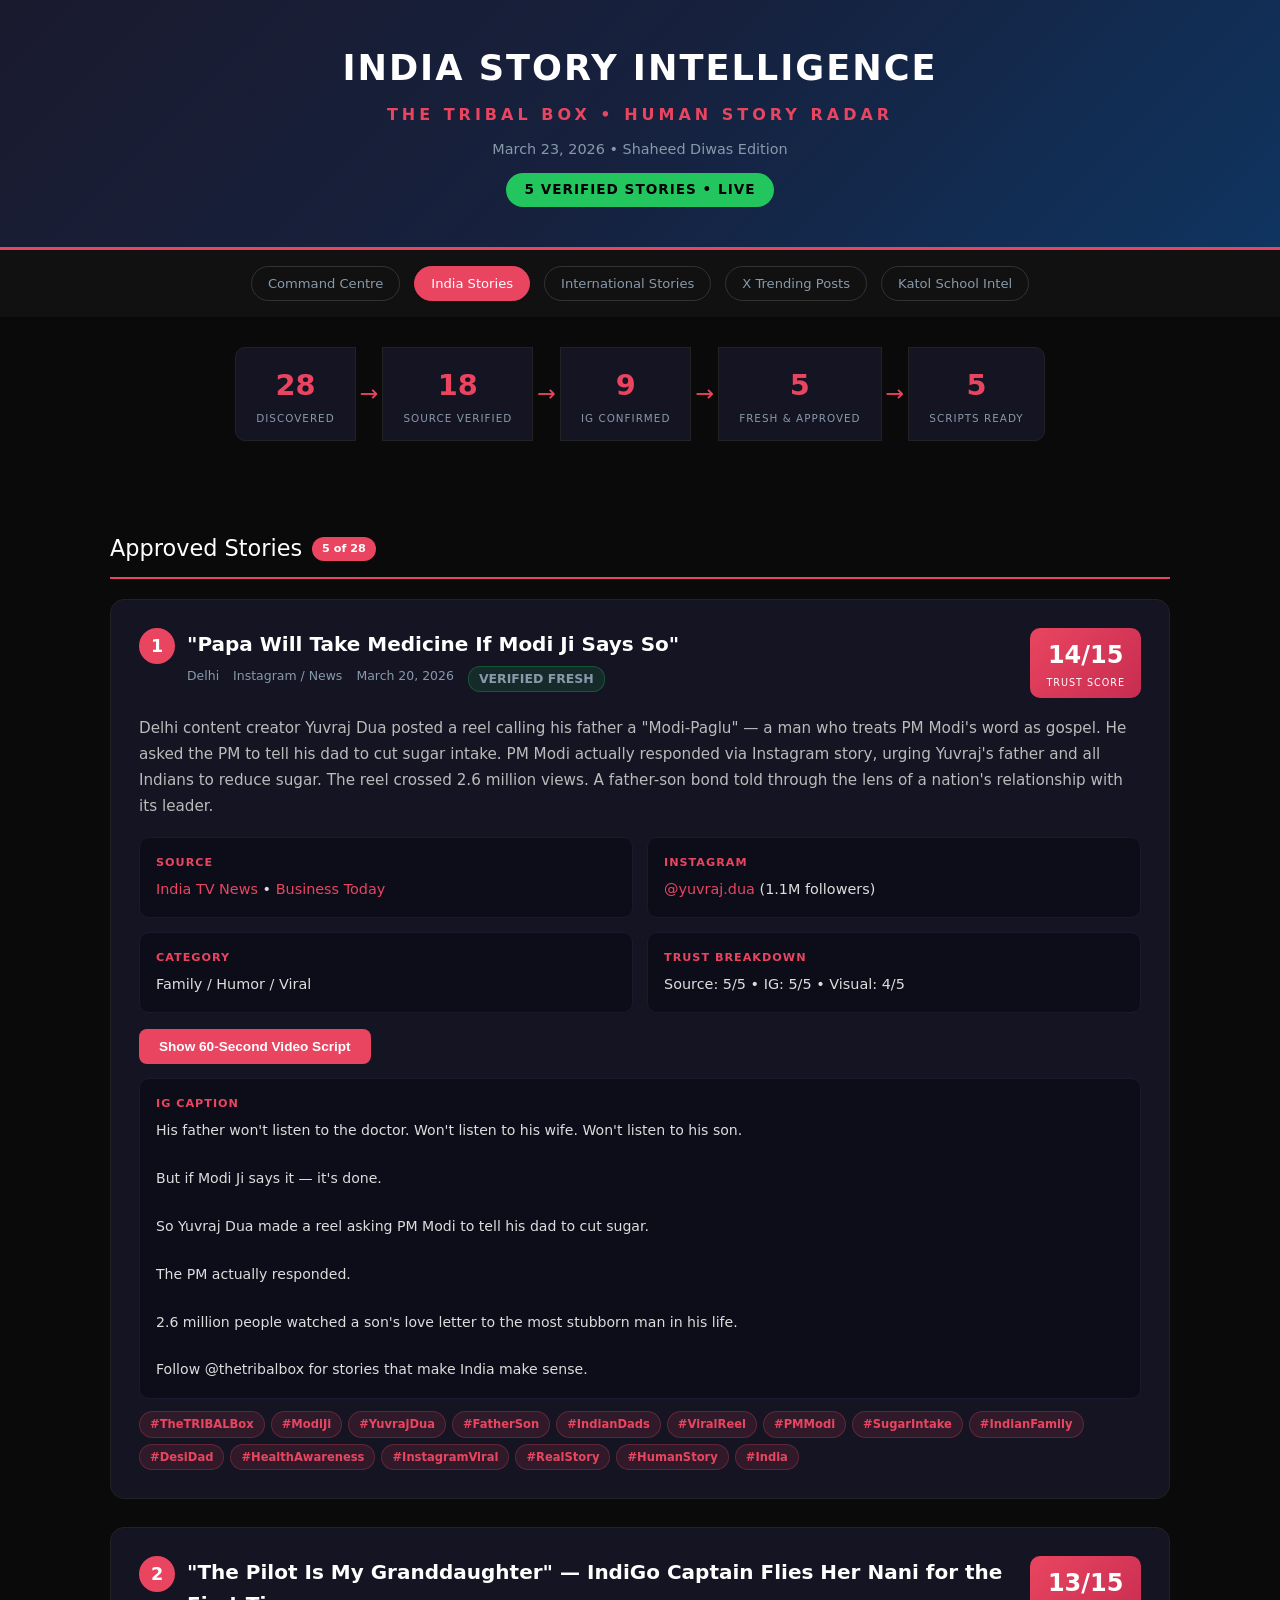
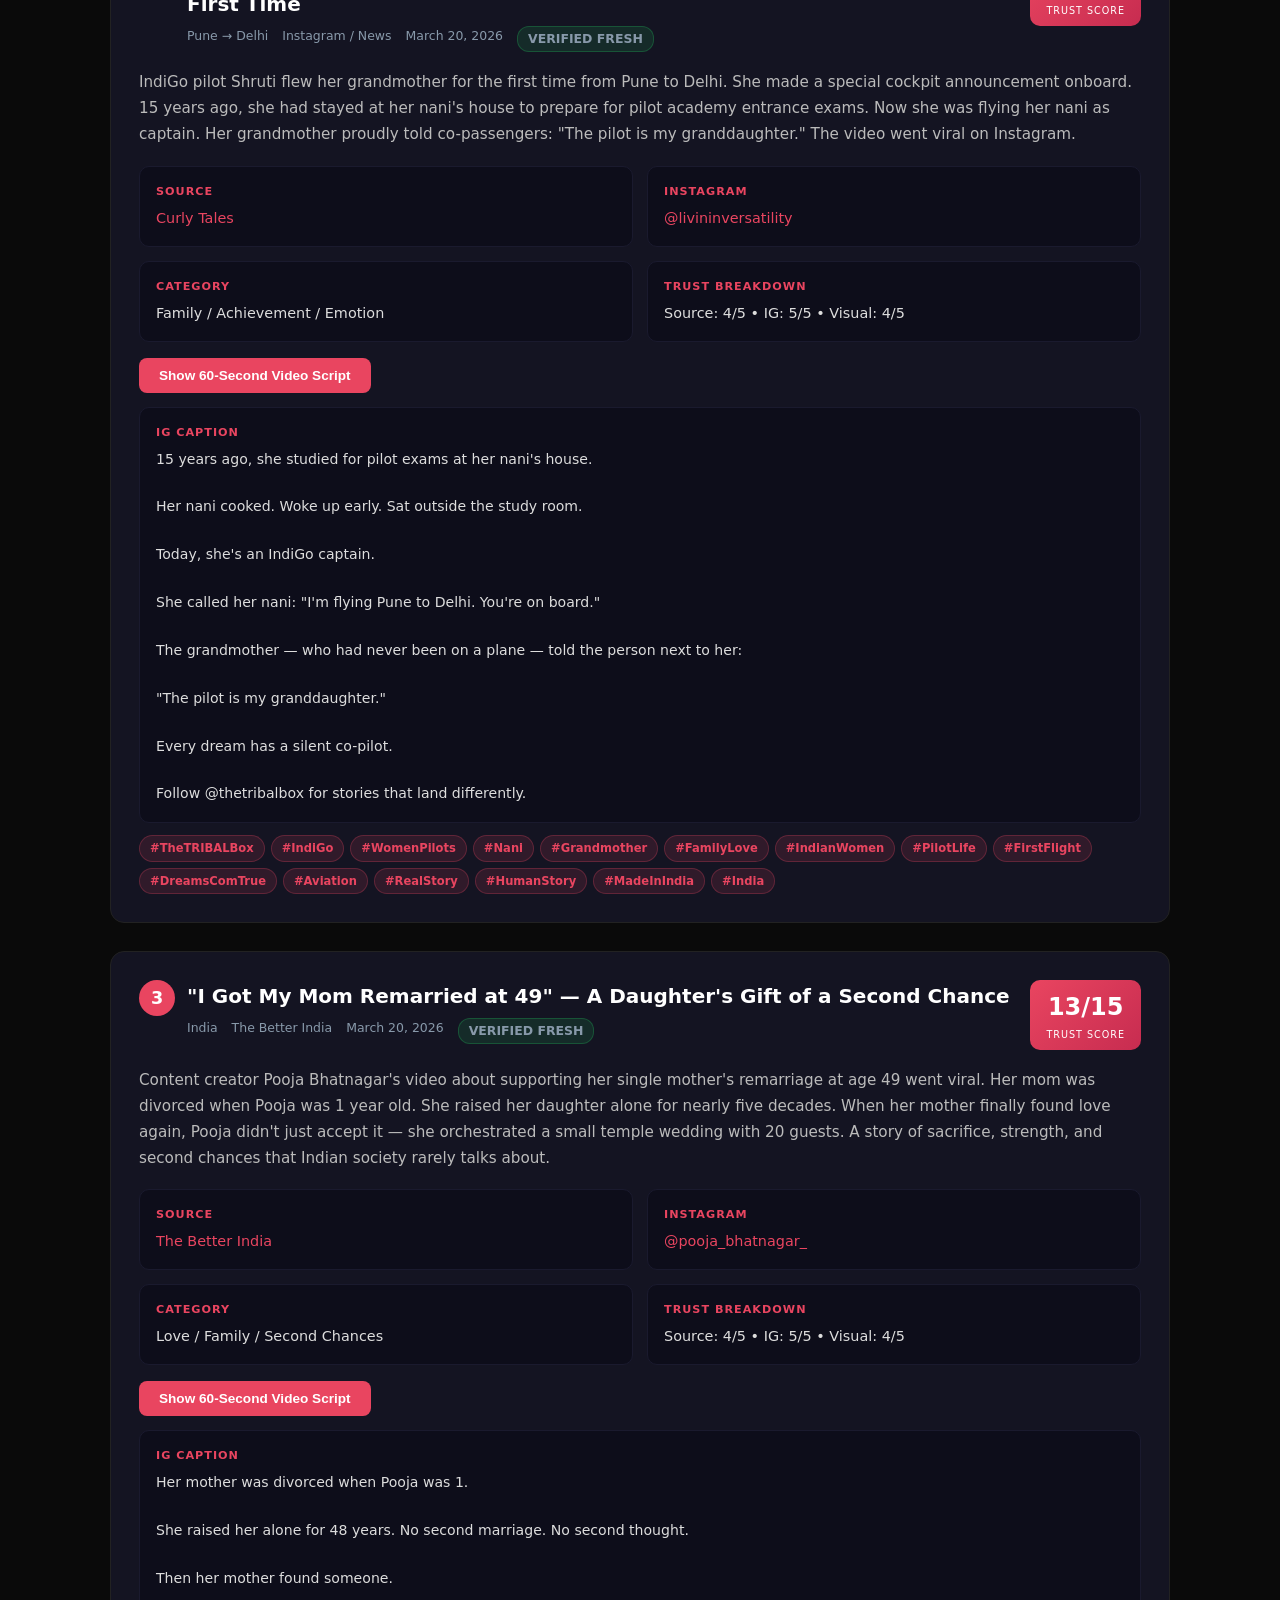
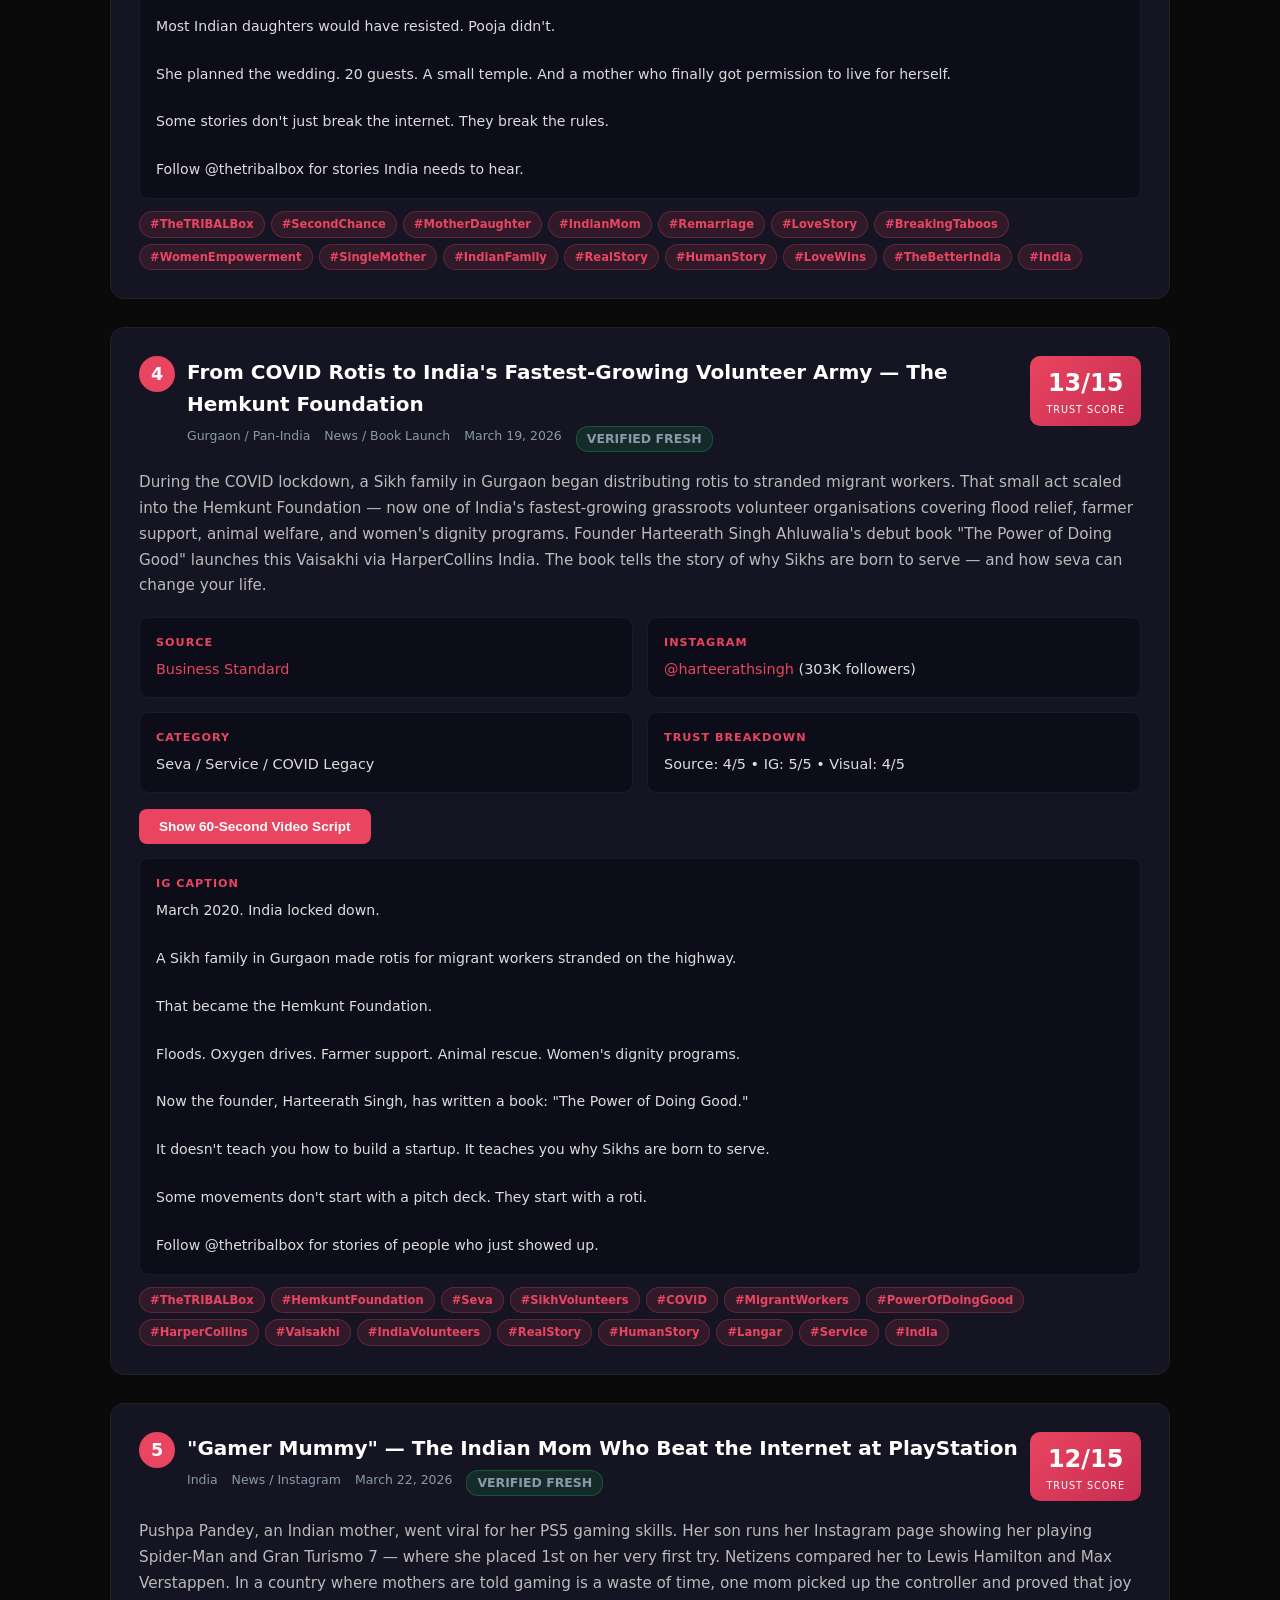
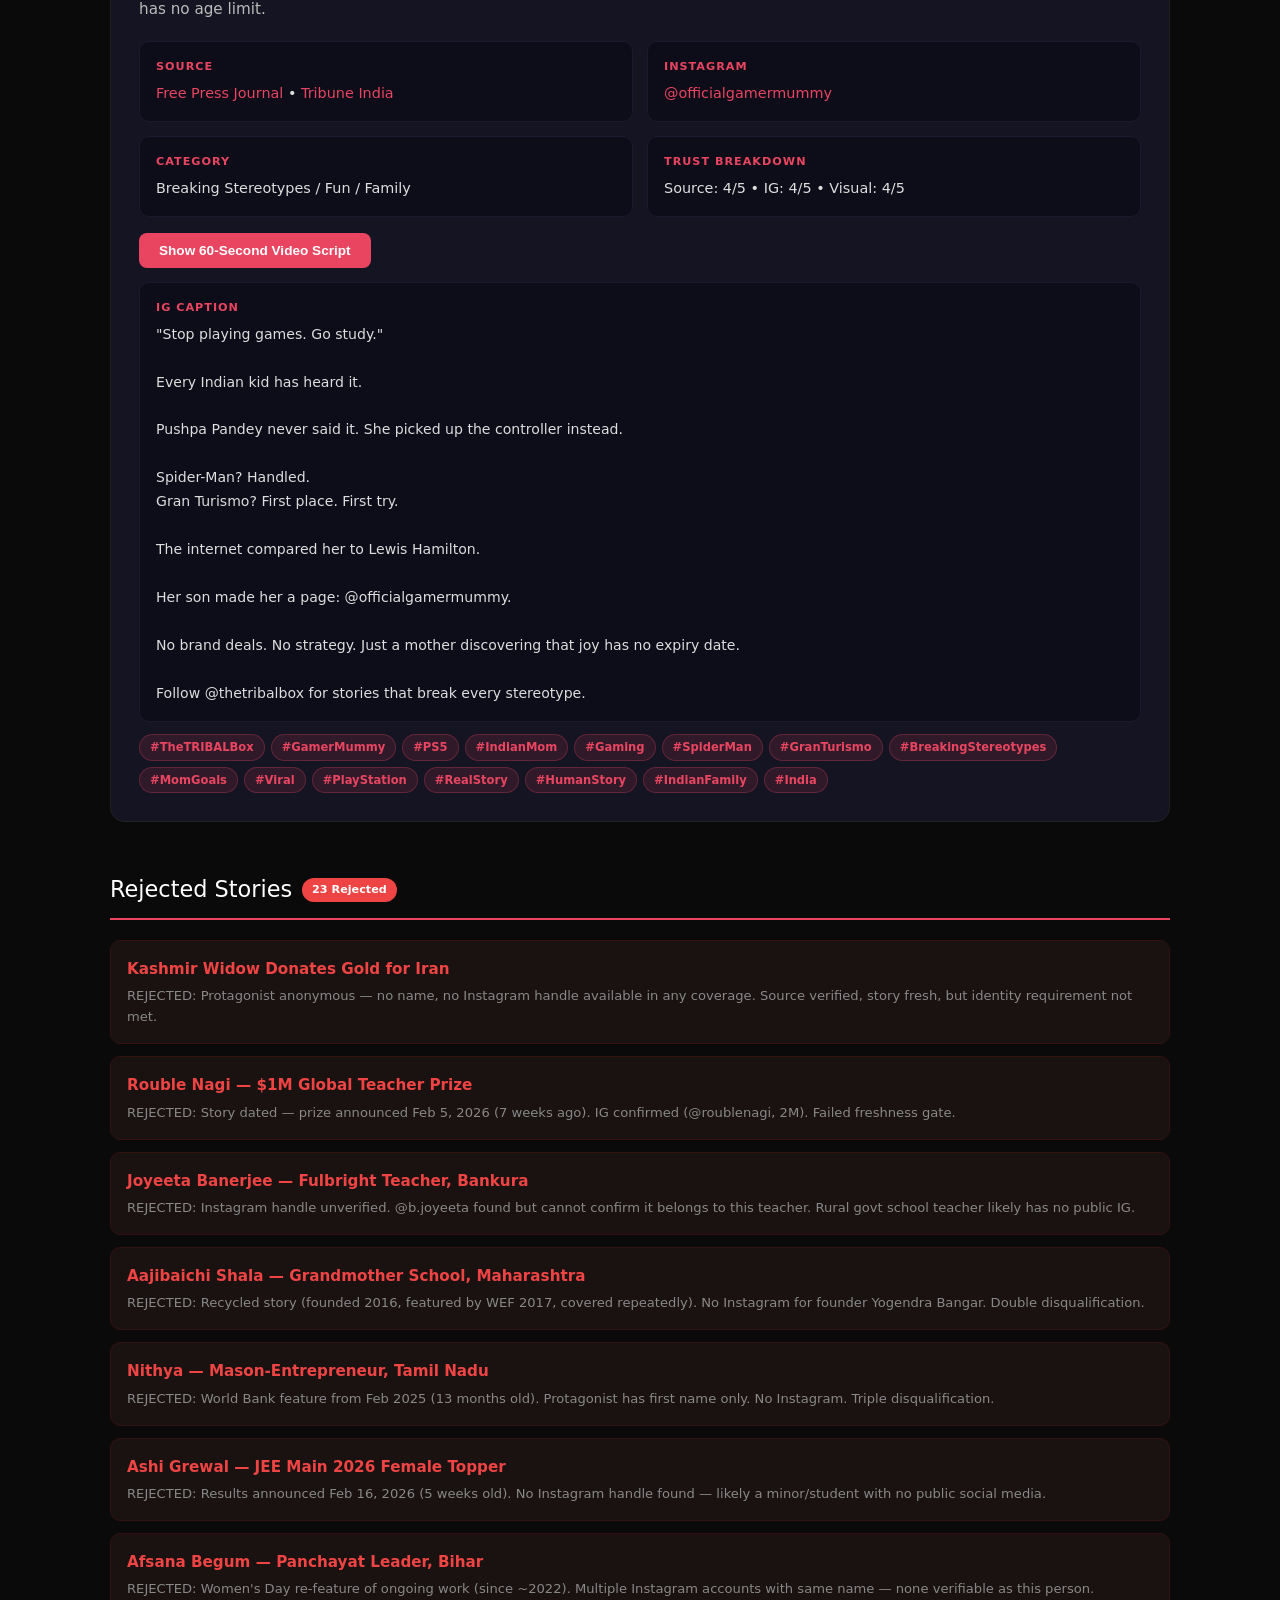
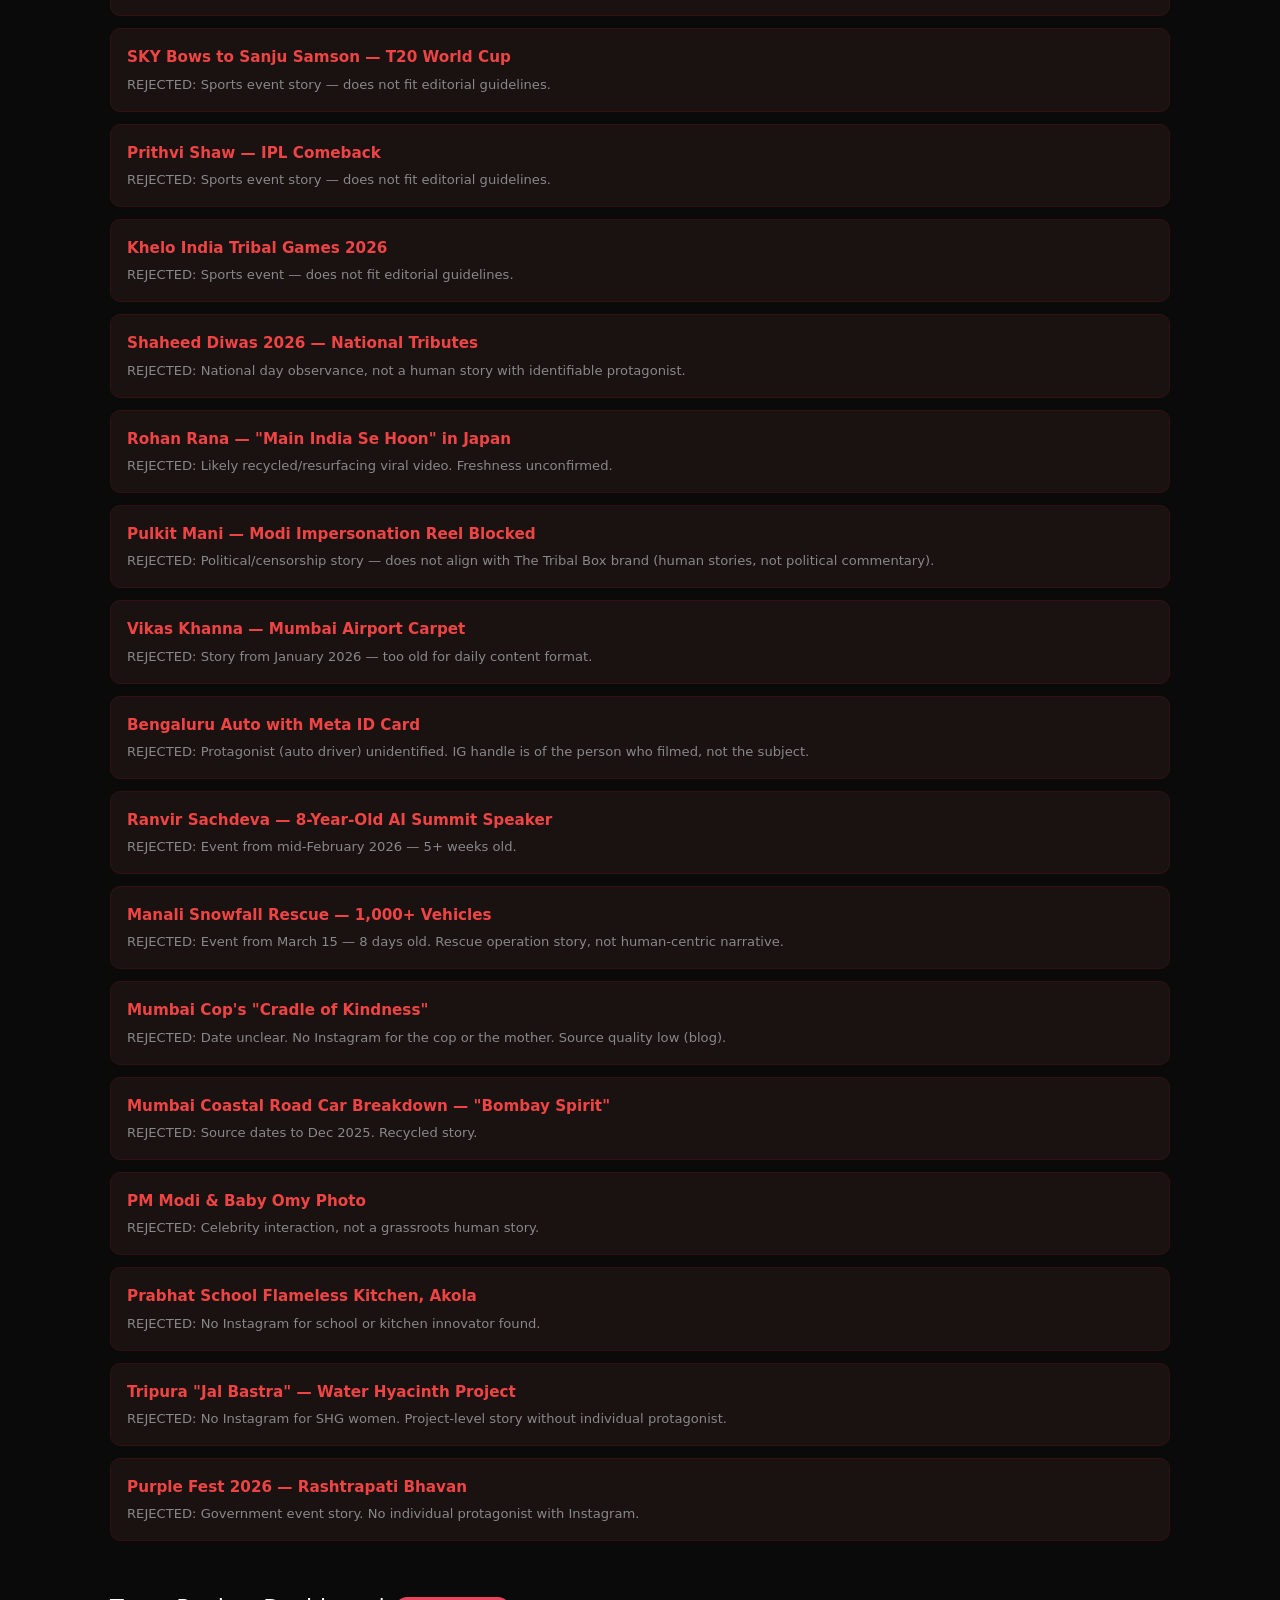
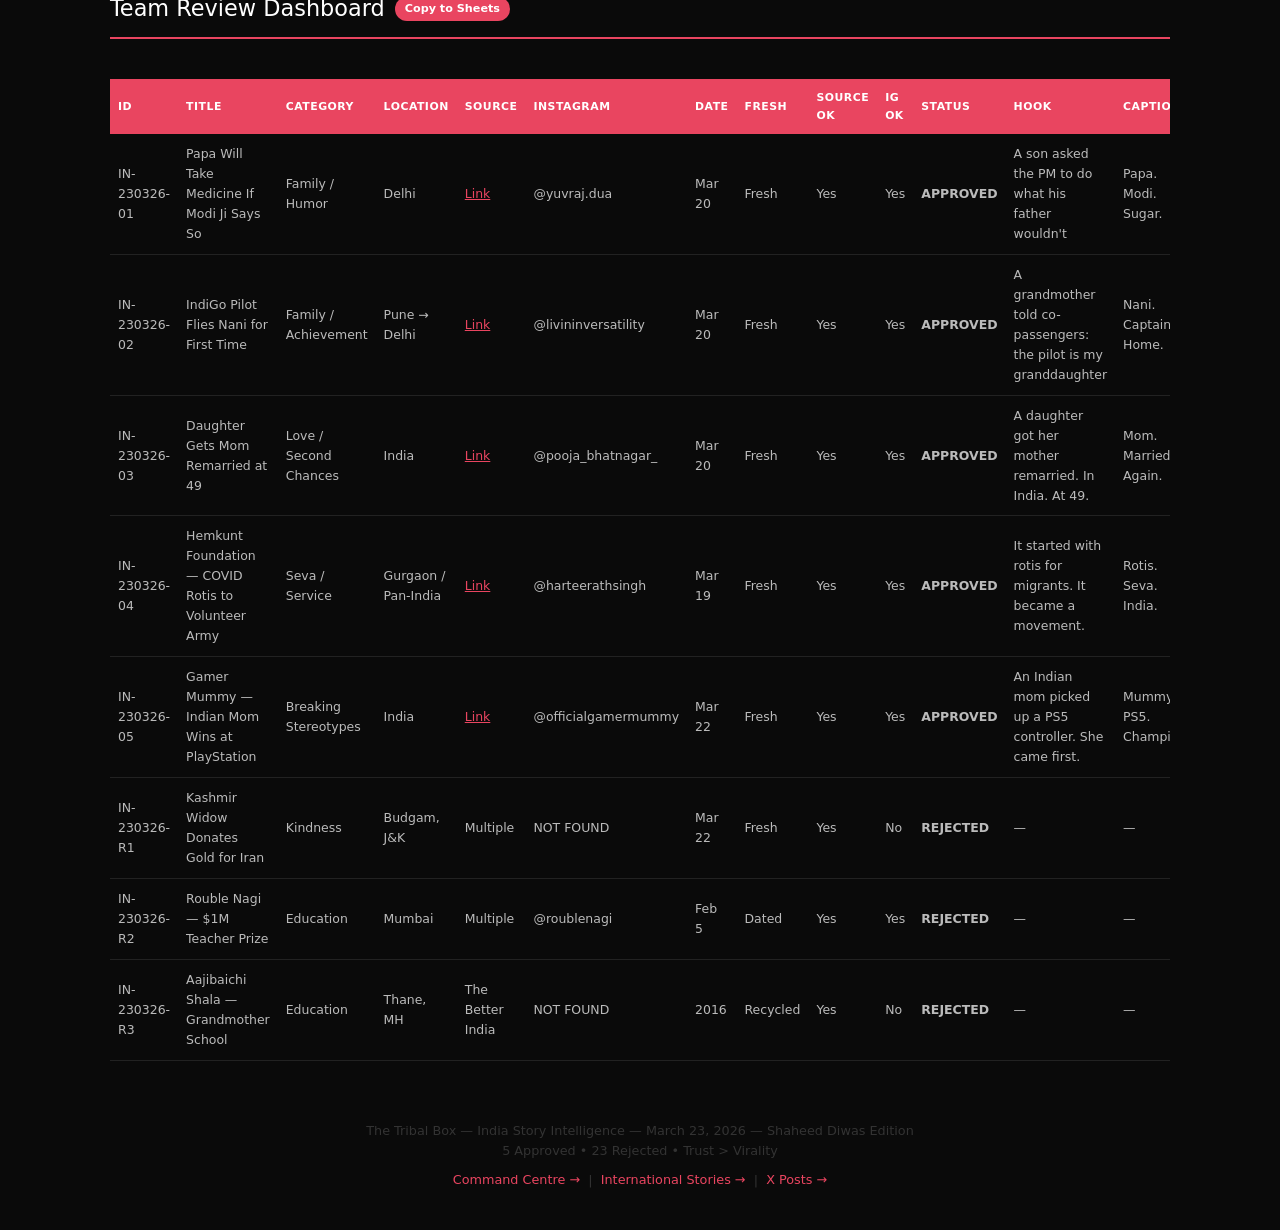
<file: index.html>
<!DOCTYPE html>
<html lang="en">
<head>
<meta charset="UTF-8">
<meta name="viewport" content="width=device-width, initial-scale=1.0">
<title>The Tribal Box — India Story Intelligence Dashboard | March 23, 2026</title>
<style>
  * { margin: 0; padding: 0; box-sizing: border-box; }
  body { font-family: 'Segoe UI', system-ui, -apple-system, sans-serif; background: #0a0a0a; color: #e0e0e0; line-height: 1.6; }

  .header { background: linear-gradient(135deg, #1a1a2e 0%, #16213e 50%, #0f3460 100%); padding: 40px 24px; text-align: center; border-bottom: 3px solid #e94560; }
  .header h1 { font-size: 2.2rem; color: #fff; letter-spacing: 2px; }
  .header .subtitle { color: #e94560; font-size: 1rem; margin-top: 6px; font-weight: 600; letter-spacing: 4px; text-transform: uppercase; }
  .header .date { color: #8899aa; margin-top: 10px; font-size: 0.9rem; }
  .header .freshness-badge { display: inline-block; background: #22c55e; color: #000; font-weight: 800; padding: 6px 18px; border-radius: 20px; margin-top: 12px; font-size: 0.85rem; letter-spacing: 1px; animation: pulse 2s infinite; }
  @keyframes pulse { 0%, 100% { opacity: 1; } 50% { opacity: 0.7; } }

  .nav-links { display: flex; justify-content: center; gap: 14px; padding: 16px; background: #111; flex-wrap: wrap; }
  .nav-links a { color: #8899aa; text-decoration: none; font-size: 0.82rem; padding: 6px 16px; border-radius: 20px; border: 1px solid #333; transition: all 0.3s; }
  .nav-links a:hover, .nav-links a.active { background: #e94560; color: #fff; border-color: #e94560; }

  .pipeline { display: flex; justify-content: center; gap: 0; padding: 30px 24px; flex-wrap: wrap; }
  .pipeline-step { background: #141422; padding: 14px 20px; text-align: center; min-width: 120px; border: 1px solid #222; }
  .pipeline-step:first-child { border-radius: 10px 0 0 10px; }
  .pipeline-step:last-child { border-radius: 0 10px 10px 0; }
  .pipeline-step .num { font-size: 1.8rem; font-weight: 800; color: #e94560; }
  .pipeline-step .label { font-size: 0.65rem; color: #8899aa; text-transform: uppercase; letter-spacing: 1px; margin-top: 2px; }
  .pipeline-arrow { color: #e94560; font-size: 1.4rem; display: flex; align-items: center; padding: 0 4px; }

  .container { max-width: 1100px; margin: 0 auto; padding: 20px; }

  .section-title { font-size: 1.4rem; color: #fff; margin: 40px 0 20px; padding-bottom: 10px; border-bottom: 2px solid #e94560; display: flex; align-items: center; gap: 10px; }
  .section-title .badge { background: #e94560; color: #fff; font-size: 0.7rem; padding: 3px 10px; border-radius: 20px; font-weight: 700; }

  .story-card { background: #141422; border-radius: 14px; padding: 28px; margin-bottom: 28px; border: 1px solid #222; transition: border-color 0.3s; }
  .story-card:hover { border-color: #e94560; }
  .story-card-header { display: flex; justify-content: space-between; align-items: flex-start; flex-wrap: wrap; gap: 12px; }
  .story-rank { background: #e94560; color: #fff; width: 36px; height: 36px; border-radius: 50%; display: flex; align-items: center; justify-content: center; font-weight: 800; font-size: 1.1rem; flex-shrink: 0; }
  .story-title-wrap { flex: 1; min-width: 200px; }
  .story-title { font-size: 1.25rem; color: #fff; font-weight: 700; }
  .story-meta { display: flex; gap: 14px; margin-top: 6px; flex-wrap: wrap; }
  .story-meta span { font-size: 0.78rem; color: #8899aa; }
  .freshness-tag { background: #22c55e22; color: #22c55e; border: 1px solid #22c55e44; padding: 2px 10px; border-radius: 12px; font-size: 0.7rem; font-weight: 700; }
  .story-score-box { background: linear-gradient(135deg, #e94560, #c72c50); color: #fff; padding: 8px 16px; border-radius: 10px; text-align: center; flex-shrink: 0; }
  .story-score-box .score { font-size: 1.5rem; font-weight: 800; }
  .story-score-box .score-label { font-size: 0.6rem; text-transform: uppercase; letter-spacing: 1px; }

  .story-body { margin-top: 18px; }
  .story-desc { color: #bbb; font-size: 0.95rem; line-height: 1.7; }

  .details-grid { display: grid; grid-template-columns: 1fr 1fr; gap: 14px; margin-top: 18px; }
  .detail-box { background: #0d0d1a; border-radius: 10px; padding: 16px; border: 1px solid #1a1a2e; }
  .detail-box .label { font-size: 0.7rem; color: #e94560; text-transform: uppercase; letter-spacing: 1px; font-weight: 700; margin-bottom: 6px; }
  .detail-box .value { font-size: 0.9rem; color: #ddd; }
  .detail-box a { color: #e94560; text-decoration: none; }
  .detail-box a:hover { text-decoration: underline; }

  .script-toggle { background: #e94560; color: #fff; border: none; padding: 10px 20px; border-radius: 8px; font-size: 0.85rem; font-weight: 700; cursor: pointer; margin-top: 16px; transition: all 0.3s; }
  .script-toggle:hover { background: #ff6b81; }
  .script-section { display: none; margin-top: 16px; }
  .script-section.active { display: block; }
  .script-box { background: #0d0d1a; border: 1px solid #e9456033; border-radius: 10px; padding: 20px; margin-bottom: 12px; }
  .script-box .script-label { font-size: 0.7rem; color: #e94560; text-transform: uppercase; letter-spacing: 1px; font-weight: 700; margin-bottom: 8px; }
  .script-box .script-text { color: #ddd; font-size: 0.92rem; line-height: 1.8; white-space: pre-wrap; }

  .caption-box { background: #0d0d1a; border: 1px solid #1a1a2e; border-radius: 10px; padding: 16px; margin-top: 14px; }
  .caption-box .label { font-size: 0.7rem; color: #e94560; text-transform: uppercase; letter-spacing: 1px; font-weight: 700; margin-bottom: 6px; }
  .caption-box .caption-text { color: #ddd; font-size: 0.88rem; line-height: 1.7; white-space: pre-wrap; }

  .hashtag-bar { margin-top: 12px; display: flex; flex-wrap: wrap; gap: 6px; }
  .hashtag { background: #e9456022; color: #e94560; border: 1px solid #e9456044; padding: 3px 10px; border-radius: 14px; font-size: 0.72rem; font-weight: 600; }

  .rejected-section { margin-top: 50px; }
  .rejected-card { background: #1a1111; border: 1px solid #331111; border-radius: 10px; padding: 16px; margin-bottom: 12px; }
  .rejected-card .title { color: #ef4444; font-weight: 700; font-size: 0.95rem; }
  .rejected-card .reason { color: #888; font-size: 0.82rem; margin-top: 4px; }

  .dashboard-table { width: 100%; border-collapse: collapse; margin-top: 20px; font-size: 0.78rem; }
  .dashboard-table th { background: #e94560; color: #fff; padding: 10px 8px; text-align: left; font-weight: 700; text-transform: uppercase; letter-spacing: 0.5px; font-size: 0.68rem; }
  .dashboard-table td { padding: 10px 8px; border-bottom: 1px solid #222; color: #bbb; }
  .dashboard-table tr:hover td { background: #1a1a2e; }
  .status-approved { color: #22c55e; font-weight: 700; }
  .status-rejected { color: #ef4444; font-weight: 700; }

  .footer { text-align: center; padding: 40px; color: #333; font-size: 0.8rem; }
  .footer a { color: #e94560; text-decoration: none; }

  @media (max-width: 768px) {
    .details-grid { grid-template-columns: 1fr; }
    .header h1 { font-size: 1.5rem; }
    .pipeline { gap: 0; }
    .pipeline-step { min-width: 80px; padding: 10px; }
    .dashboard-table { font-size: 0.7rem; }
  }
</style>
</head>
<body>

<div class="header">
  <h1>INDIA STORY INTELLIGENCE</h1>
  <div class="subtitle">The Tribal Box &bull; Human Story Radar</div>
  <div class="date">March 23, 2026 &bull; Shaheed Diwas Edition</div>
  <div class="freshness-badge">5 VERIFIED STORIES &bull; LIVE</div>
</div>

<div class="nav-links">
  <a href="home.html">Command Centre</a>
  <a href="index.html" class="active">India Stories</a>
  <a href="international.html">International Stories</a>
  <a href="x-posts.html">X Trending Posts</a>
  <a href="katol-school.html">Katol School Intel</a>
</div>

<div class="pipeline">
  <div class="pipeline-step"><div class="num">28</div><div class="label">Discovered</div></div>
  <div class="pipeline-arrow">&rarr;</div>
  <div class="pipeline-step"><div class="num">18</div><div class="label">Source Verified</div></div>
  <div class="pipeline-arrow">&rarr;</div>
  <div class="pipeline-step"><div class="num">9</div><div class="label">IG Confirmed</div></div>
  <div class="pipeline-arrow">&rarr;</div>
  <div class="pipeline-step"><div class="num">5</div><div class="label">Fresh &amp; Approved</div></div>
  <div class="pipeline-arrow">&rarr;</div>
  <div class="pipeline-step"><div class="num">5</div><div class="label">Scripts Ready</div></div>
</div>

<div class="container">

<div class="section-title">Approved Stories <span class="badge">5 of 28</span></div>

<!-- ==================== STORY 1 ==================== -->
<div class="story-card">
  <div class="story-card-header">
    <div class="story-rank">1</div>
    <div class="story-title-wrap">
      <div class="story-title">"Papa Will Take Medicine If Modi Ji Says So"</div>
      <div class="story-meta">
        <span>Delhi</span>
        <span>Instagram / News</span>
        <span>March 20, 2026</span>
        <span class="freshness-tag">VERIFIED FRESH</span>
      </div>
    </div>
    <div class="story-score-box">
      <div class="score">14/15</div>
      <div class="score-label">Trust Score</div>
    </div>
  </div>
  <div class="story-body">
    <p class="story-desc">Delhi content creator Yuvraj Dua posted a reel calling his father a "Modi-Paglu" — a man who treats PM Modi's word as gospel. He asked the PM to tell his dad to cut sugar intake. PM Modi actually responded via Instagram story, urging Yuvraj's father and all Indians to reduce sugar. The reel crossed 2.6 million views. A father-son bond told through the lens of a nation's relationship with its leader.</p>

    <div class="details-grid">
      <div class="detail-box">
        <div class="label">Source</div>
        <div class="value"><a href="https://www.indiatvnews.com/health/yuvraj-dua-prime-minister-narendra-modi-sugar-intake-request-2026-03-20-1034521" target="_blank">India TV News</a> &bull; <a href="https://www.businesstoday.in/latest/trends/story/now-even-modi-ji-has-said-influencers-plea-about-dads-sugar-habit-gets-pms-reply-watch-viral-video-521744-2026-03-22" target="_blank">Business Today</a></div>
      </div>
      <div class="detail-box">
        <div class="label">Instagram</div>
        <div class="value"><a href="https://www.instagram.com/yuvraj.dua/" target="_blank">@yuvraj.dua</a> (1.1M followers)</div>
      </div>
      <div class="detail-box">
        <div class="label">Category</div>
        <div class="value">Family / Humor / Viral</div>
      </div>
      <div class="detail-box">
        <div class="label">Trust Breakdown</div>
        <div class="value">Source: 5/5 &bull; IG: 5/5 &bull; Visual: 4/5</div>
      </div>
    </div>

    <button class="script-toggle" onclick="toggleScript('script1')">Show 60-Second Video Script</button>
    <div class="script-section" id="script1">
      <div class="script-box">
        <div class="script-label">Hook</div>
        <div class="script-text">A son asked the Prime Minister of India to do one thing his father wouldn't do for him.</div>
      </div>
      <div class="script-box">
        <div class="script-label">60-Second Script</div>
        <div class="script-text">Yuvraj Dua's father has a problem.

He won't listen to his son. He won't listen to his wife. He won't listen to his doctor.

But if Modi Ji says it — it's done. No questions asked.

So Yuvraj did what any Indian son would do. He made a reel.

"Modi Ji, please tell my papa to cut sugar."

The reel went to 2.6 million views.

And then — PM Modi actually saw it.

He shared Yuvraj's reel on his own Instagram story. Wrote back urging the father — and the whole country — to reduce sugar intake and stay healthy.

One son. One reel. One PM who actually replied.

Sometimes, the most powerful health advice doesn't come from a doctor.

It comes from the one person your father will actually listen to.</div>
      </div>
      <div class="script-box">
        <div class="script-label">Penny Drop Moment</div>
        <div class="script-text">Sometimes the only prescription a father will follow is one signed by the man he voted for.</div>
      </div>
      <div class="script-box">
        <div class="script-label">3-Word Caption</div>
        <div class="script-text">Papa. Modi. Sugar.</div>
      </div>
      <div class="script-box">
        <div class="script-label">Visual Edit Guide</div>
        <div class="script-text">Open: Yuvraj's original reel clip (him speaking to camera about his dad)
Cut to: Screenshots of the reel going viral (view count climbing)
Cut to: PM Modi's Instagram story (the actual reshare)
Cut to: Close-up of Modi's written response
End: Split screen — father's face + Modi's IG story
Text overlay: "2.6 million views. One reply that mattered."</div>
      </div>
    </div>

    <div class="caption-box">
      <div class="label">IG Caption</div>
      <div class="caption-text">His father won't listen to the doctor. Won't listen to his wife. Won't listen to his son.

But if Modi Ji says it — it's done.

So Yuvraj Dua made a reel asking PM Modi to tell his dad to cut sugar.

The PM actually responded.

2.6 million people watched a son's love letter to the most stubborn man in his life.

Follow @thetribalbox for stories that make India make sense.</div>
    </div>
    <div class="hashtag-bar">
      <span class="hashtag">#TheTRIBALBox</span>
      <span class="hashtag">#ModiJi</span>
      <span class="hashtag">#YuvrajDua</span>
      <span class="hashtag">#FatherSon</span>
      <span class="hashtag">#IndianDads</span>
      <span class="hashtag">#ViralReel</span>
      <span class="hashtag">#PMModi</span>
      <span class="hashtag">#SugarIntake</span>
      <span class="hashtag">#IndianFamily</span>
      <span class="hashtag">#DesiDad</span>
      <span class="hashtag">#HealthAwareness</span>
      <span class="hashtag">#InstagramViral</span>
      <span class="hashtag">#RealStory</span>
      <span class="hashtag">#HumanStory</span>
      <span class="hashtag">#India</span>
    </div>
  </div>
</div>

<!-- ==================== STORY 2 ==================== -->
<div class="story-card">
  <div class="story-card-header">
    <div class="story-rank">2</div>
    <div class="story-title-wrap">
      <div class="story-title">"The Pilot Is My Granddaughter" — IndiGo Captain Flies Her Nani for the First Time</div>
      <div class="story-meta">
        <span>Pune &rarr; Delhi</span>
        <span>Instagram / News</span>
        <span>March 20, 2026</span>
        <span class="freshness-tag">VERIFIED FRESH</span>
      </div>
    </div>
    <div class="story-score-box">
      <div class="score">13/15</div>
      <div class="score-label">Trust Score</div>
    </div>
  </div>
  <div class="story-body">
    <p class="story-desc">IndiGo pilot Shruti flew her grandmother for the first time from Pune to Delhi. She made a special cockpit announcement onboard. 15 years ago, she had stayed at her nani's house to prepare for pilot academy entrance exams. Now she was flying her nani as captain. Her grandmother proudly told co-passengers: "The pilot is my granddaughter." The video went viral on Instagram.</p>

    <div class="details-grid">
      <div class="detail-box">
        <div class="label">Source</div>
        <div class="value"><a href="https://curlytales.com/india/trending/indigo-pilot-shares-wholesome-moment-of-flying-nani-for-the-first-time-netizens-shower-love/" target="_blank">Curly Tales</a></div>
      </div>
      <div class="detail-box">
        <div class="label">Instagram</div>
        <div class="value"><a href="https://www.instagram.com/livininversatility/" target="_blank">@livininversatility</a></div>
      </div>
      <div class="detail-box">
        <div class="label">Category</div>
        <div class="value">Family / Achievement / Emotion</div>
      </div>
      <div class="detail-box">
        <div class="label">Trust Breakdown</div>
        <div class="value">Source: 4/5 &bull; IG: 5/5 &bull; Visual: 4/5</div>
      </div>
    </div>

    <button class="script-toggle" onclick="toggleScript('script2')">Show 60-Second Video Script</button>
    <div class="script-section" id="script2">
      <div class="script-box">
        <div class="script-label">Hook</div>
        <div class="script-text">A grandmother boarded a flight and told the person next to her: "The pilot is my granddaughter."</div>
      </div>
      <div class="script-box">
        <div class="script-label">60-Second Script</div>
        <div class="script-text">15 years ago, a girl named Shruti moved into her grandmother's house in Pune.

She had one goal: crack the pilot academy entrance exam.

Her nani cooked for her. Woke up early with her. Sat outside the study room while she worked.

Shruti made it.

Years later, she became a captain at IndiGo.

And one day, she called her nani and said: "I'm flying the Pune-Delhi flight. You're coming."

Her grandmother had never been on a plane.

When they boarded, Shruti made a cockpit announcement:
"Today's flight is special. My nani is on board."

And the grandmother — the woman who once sat outside a study room in silence — turned to the passenger next to her and said:

"The pilot is my granddaughter."

Every dream has a silent co-pilot. And she was sitting in seat 14A.</div>
      </div>
      <div class="script-box">
        <div class="script-label">Penny Drop Moment</div>
        <div class="script-text">The woman who made the pilot never needed a cockpit to fly.</div>
      </div>
      <div class="script-box">
        <div class="script-label">3-Word Caption</div>
        <div class="script-text">Nani. Captain. Home.</div>
      </div>
      <div class="script-box">
        <div class="script-label">Visual Edit Guide</div>
        <div class="script-text">Open: Cockpit shot — Shruti in captain uniform
Cut to: Old-style Indian home (stock/aesthetic match for nani's house in Pune)
Cut to: Airport boarding — grandmother walking through gate
Cut to: Cockpit announcement moment (audio overlay)
Cut to: Grandmother's face in passenger seat, smiling
End: Text overlay — "The pilot is my granddaughter."
Close: IndiGo plane taking off</div>
      </div>
    </div>

    <div class="caption-box">
      <div class="label">IG Caption</div>
      <div class="caption-text">15 years ago, she studied for pilot exams at her nani's house.

Her nani cooked. Woke up early. Sat outside the study room.

Today, she's an IndiGo captain.

She called her nani: "I'm flying Pune to Delhi. You're on board."

The grandmother — who had never been on a plane — told the person next to her:

"The pilot is my granddaughter."

Every dream has a silent co-pilot.

Follow @thetribalbox for stories that land differently.</div>
    </div>
    <div class="hashtag-bar">
      <span class="hashtag">#TheTRIBALBox</span>
      <span class="hashtag">#IndiGo</span>
      <span class="hashtag">#WomenPilots</span>
      <span class="hashtag">#Nani</span>
      <span class="hashtag">#Grandmother</span>
      <span class="hashtag">#FamilyLove</span>
      <span class="hashtag">#IndianWomen</span>
      <span class="hashtag">#PilotLife</span>
      <span class="hashtag">#FirstFlight</span>
      <span class="hashtag">#DreamsComTrue</span>
      <span class="hashtag">#Aviation</span>
      <span class="hashtag">#RealStory</span>
      <span class="hashtag">#HumanStory</span>
      <span class="hashtag">#MadeInIndia</span>
      <span class="hashtag">#India</span>
    </div>
  </div>
</div>

<!-- ==================== STORY 3 ==================== -->
<div class="story-card">
  <div class="story-card-header">
    <div class="story-rank">3</div>
    <div class="story-title-wrap">
      <div class="story-title">"I Got My Mom Remarried at 49" — A Daughter's Gift of a Second Chance</div>
      <div class="story-meta">
        <span>India</span>
        <span>The Better India</span>
        <span>March 20, 2026</span>
        <span class="freshness-tag">VERIFIED FRESH</span>
      </div>
    </div>
    <div class="story-score-box">
      <div class="score">13/15</div>
      <div class="score-label">Trust Score</div>
    </div>
  </div>
  <div class="story-body">
    <p class="story-desc">Content creator Pooja Bhatnagar's video about supporting her single mother's remarriage at age 49 went viral. Her mom was divorced when Pooja was 1 year old. She raised her daughter alone for nearly five decades. When her mother finally found love again, Pooja didn't just accept it — she orchestrated a small temple wedding with 20 guests. A story of sacrifice, strength, and second chances that Indian society rarely talks about.</p>

    <div class="details-grid">
      <div class="detail-box">
        <div class="label">Source</div>
        <div class="value"><a href="https://thebetterindia.com/changemakers/daughter-gets-mother-remarried-second-chance-love-11228428" target="_blank">The Better India</a></div>
      </div>
      <div class="detail-box">
        <div class="label">Instagram</div>
        <div class="value"><a href="https://www.instagram.com/pooja_bhatnagar_/" target="_blank">@pooja_bhatnagar_</a></div>
      </div>
      <div class="detail-box">
        <div class="label">Category</div>
        <div class="value">Love / Family / Second Chances</div>
      </div>
      <div class="detail-box">
        <div class="label">Trust Breakdown</div>
        <div class="value">Source: 4/5 &bull; IG: 5/5 &bull; Visual: 4/5</div>
      </div>
    </div>

    <button class="script-toggle" onclick="toggleScript('script3')">Show 60-Second Video Script</button>
    <div class="script-section" id="script3">
      <div class="script-box">
        <div class="script-label">Hook</div>
        <div class="script-text">A 25-year-old daughter got her mother remarried. In India. At 49.</div>
      </div>
      <div class="script-box">
        <div class="script-label">60-Second Script</div>
        <div class="script-text">Pooja Bhatnagar was 1 year old when her parents divorced.

Her mother raised her alone. No second marriage. No second thought. Just one focus: the child.

For 48 years, her mother put herself last.

Then one day, her mother found someone.

In most Indian families, this is where the story gets complicated. The relatives whisper. The society judges. The daughter resists.

Pooja didn't.

She said: "You gave me everything. Now take something for yourself."

She planned a small temple wedding. 20 guests. No drama. Just love.

Her mother got married at 49.

Not because society approved.

Because her daughter did.

In a country that tells mothers to sacrifice forever — one daughter said: "Enough. It's your turn now."</div>
      </div>
      <div class="script-box">
        <div class="script-label">Penny Drop Moment</div>
        <div class="script-text">The greatest gift a daughter can give her mother is permission to live for herself.</div>
      </div>
      <div class="script-box">
        <div class="script-label">3-Word Caption</div>
        <div class="script-text">Mom. Married. Again.</div>
      </div>
      <div class="script-box">
        <div class="script-label">Visual Edit Guide</div>
        <div class="script-text">Open: Old photo of mother holding baby Pooja (if available from her IG)
Cut to: Mother alone — years of single parenting (stock montage: cooking, working, studying with child)
Cut to: Temple wedding setup — marigolds, small mandap, 20 chairs
Cut to: Mother in wedding attire — close-up of hands, sindoor, smile
Cut to: Daughter hugging mother after ceremony
End: Text overlay — "49 years old. Her second chance at love."
Close: Pooja's original video clip</div>
      </div>
    </div>

    <div class="caption-box">
      <div class="label">IG Caption</div>
      <div class="caption-text">Her mother was divorced when Pooja was 1.

She raised her alone for 48 years. No second marriage. No second thought.

Then her mother found someone.

Most Indian daughters would have resisted. Pooja didn't.

She planned the wedding. 20 guests. A small temple. And a mother who finally got permission to live for herself.

Some stories don't just break the internet. They break the rules.

Follow @thetribalbox for stories India needs to hear.</div>
    </div>
    <div class="hashtag-bar">
      <span class="hashtag">#TheTRIBALBox</span>
      <span class="hashtag">#SecondChance</span>
      <span class="hashtag">#MotherDaughter</span>
      <span class="hashtag">#IndianMom</span>
      <span class="hashtag">#Remarriage</span>
      <span class="hashtag">#LoveStory</span>
      <span class="hashtag">#BreakingTaboos</span>
      <span class="hashtag">#WomenEmpowerment</span>
      <span class="hashtag">#SingleMother</span>
      <span class="hashtag">#IndianFamily</span>
      <span class="hashtag">#RealStory</span>
      <span class="hashtag">#HumanStory</span>
      <span class="hashtag">#LoveWins</span>
      <span class="hashtag">#TheBetterIndia</span>
      <span class="hashtag">#India</span>
    </div>
  </div>
</div>

<!-- ==================== STORY 4 ==================== -->
<div class="story-card">
  <div class="story-card-header">
    <div class="story-rank">4</div>
    <div class="story-title-wrap">
      <div class="story-title">From COVID Rotis to India's Fastest-Growing Volunteer Army — The Hemkunt Foundation</div>
      <div class="story-meta">
        <span>Gurgaon / Pan-India</span>
        <span>News / Book Launch</span>
        <span>March 19, 2026</span>
        <span class="freshness-tag">VERIFIED FRESH</span>
      </div>
    </div>
    <div class="story-score-box">
      <div class="score">13/15</div>
      <div class="score-label">Trust Score</div>
    </div>
  </div>
  <div class="story-body">
    <p class="story-desc">During the COVID lockdown, a Sikh family in Gurgaon began distributing rotis to stranded migrant workers. That small act scaled into the Hemkunt Foundation — now one of India's fastest-growing grassroots volunteer organisations covering flood relief, farmer support, animal welfare, and women's dignity programs. Founder Harteerath Singh Ahluwalia's debut book "The Power of Doing Good" launches this Vaisakhi via HarperCollins India. The book tells the story of why Sikhs are born to serve — and how seva can change your life.</p>

    <div class="details-grid">
      <div class="detail-box">
        <div class="label">Source</div>
        <div class="value"><a href="https://www.business-standard.com/content/press-releases-ani/harteerath-singh-ahluwalias-book-the-power-of-doing-good-coming-out-this-vaisakhi-from-harpercollins-india-126031900945_1.html" target="_blank">Business Standard</a></div>
      </div>
      <div class="detail-box">
        <div class="label">Instagram</div>
        <div class="value"><a href="https://www.instagram.com/harteerathsingh/" target="_blank">@harteerathsingh</a> (303K followers)</div>
      </div>
      <div class="detail-box">
        <div class="label">Category</div>
        <div class="value">Seva / Service / COVID Legacy</div>
      </div>
      <div class="detail-box">
        <div class="label">Trust Breakdown</div>
        <div class="value">Source: 4/5 &bull; IG: 5/5 &bull; Visual: 4/5</div>
      </div>
    </div>

    <button class="script-toggle" onclick="toggleScript('script4')">Show 60-Second Video Script</button>
    <div class="script-section" id="script4">
      <div class="script-box">
        <div class="script-label">Hook</div>
        <div class="script-text">It started with rotis for migrant workers during COVID. It became one of India's largest volunteer movements.</div>
      </div>
      <div class="script-box">
        <div class="script-label">60-Second Script</div>
        <div class="script-text">March 2020. India locked down overnight.

Millions of migrant workers were stranded on highways. No food. No transport. No plan.

In Gurgaon, a Sikh family opened their kitchen.

They made rotis. Packed them. Drove out and handed them to strangers on the road.

That family was the Ahluwalias. And those rotis became the Hemkunt Foundation.

What started as one family feeding one highway grew into one of India's fastest volunteer armies.

Flood relief. Farmer support. Animal rescue. Women's dignity programs. Oxygen drives during the second wave.

Harteerath Singh Ahluwalia — the man behind Hemkunt — has now written a book.

It's called "The Power of Doing Good."

It doesn't teach strategy. It teaches seva.

Because in the Sikh tradition, service isn't a side project.

It's the whole point.</div>
      </div>
      <div class="script-box">
        <div class="script-label">Penny Drop Moment</div>
        <div class="script-text">A roti handed to a stranger on a highway became a movement that feeds a nation's conscience.</div>
      </div>
      <div class="script-box">
        <div class="script-label">3-Word Caption</div>
        <div class="script-text">Rotis. Seva. India.</div>
      </div>
      <div class="script-box">
        <div class="script-label">Visual Edit Guide</div>
        <div class="script-text">Open: Black and white footage of migrant workers walking on highways (March 2020)
Cut to: Hands making rotis in a kitchen — fast, assembly line
Cut to: Volunteers packing food in Hemkunt-branded vests
Cut to: Oxygen cylinders being loaded during 2nd wave
Cut to: Flood relief boats, farmer support camps
Cut to: Book cover reveal — "The Power of Doing Good"
Cut to: Harteerath Singh speaking at an event
End: Text overlay — "It started with rotis. It became a movement."</div>
      </div>
    </div>

    <div class="caption-box">
      <div class="label">IG Caption</div>
      <div class="caption-text">March 2020. India locked down.

A Sikh family in Gurgaon made rotis for migrant workers stranded on the highway.

That became the Hemkunt Foundation.

Floods. Oxygen drives. Farmer support. Animal rescue. Women's dignity programs.

Now the founder, Harteerath Singh, has written a book: "The Power of Doing Good."

It doesn't teach you how to build a startup. It teaches you why Sikhs are born to serve.

Some movements don't start with a pitch deck. They start with a roti.

Follow @thetribalbox for stories of people who just showed up.</div>
    </div>
    <div class="hashtag-bar">
      <span class="hashtag">#TheTRIBALBox</span>
      <span class="hashtag">#HemkuntFoundation</span>
      <span class="hashtag">#Seva</span>
      <span class="hashtag">#SikhVolunteers</span>
      <span class="hashtag">#COVID</span>
      <span class="hashtag">#MigrantWorkers</span>
      <span class="hashtag">#PowerOfDoingGood</span>
      <span class="hashtag">#HarperCollins</span>
      <span class="hashtag">#Vaisakhi</span>
      <span class="hashtag">#IndiaVolunteers</span>
      <span class="hashtag">#RealStory</span>
      <span class="hashtag">#HumanStory</span>
      <span class="hashtag">#Langar</span>
      <span class="hashtag">#Service</span>
      <span class="hashtag">#India</span>
    </div>
  </div>
</div>

<!-- ==================== STORY 5 ==================== -->
<div class="story-card">
  <div class="story-card-header">
    <div class="story-rank">5</div>
    <div class="story-title-wrap">
      <div class="story-title">"Gamer Mummy" — The Indian Mom Who Beat the Internet at PlayStation</div>
      <div class="story-meta">
        <span>India</span>
        <span>News / Instagram</span>
        <span>March 22, 2026</span>
        <span class="freshness-tag">VERIFIED FRESH</span>
      </div>
    </div>
    <div class="story-score-box">
      <div class="score">12/15</div>
      <div class="score-label">Trust Score</div>
    </div>
  </div>
  <div class="story-body">
    <p class="story-desc">Pushpa Pandey, an Indian mother, went viral for her PS5 gaming skills. Her son runs her Instagram page showing her playing Spider-Man and Gran Turismo 7 — where she placed 1st on her very first try. Netizens compared her to Lewis Hamilton and Max Verstappen. In a country where mothers are told gaming is a waste of time, one mom picked up the controller and proved that joy has no age limit.</p>

    <div class="details-grid">
      <div class="detail-box">
        <div class="label">Source</div>
        <div class="value"><a href="https://www.freepressjournal.in/viral/gamer-mummy-goes-viral-indian-mom-wins-internet-with-ps5-skills-racing-dominance-netizens-say-lewis-hamilton-who" target="_blank">Free Press Journal</a> &bull; <a href="https://www.tribuneindia.com/news/trending/why-should-teens-have-all-the-fun-heres-gamer-mummy-winning-hearts-with-her-ps5-skills/" target="_blank">Tribune India</a></div>
      </div>
      <div class="detail-box">
        <div class="label">Instagram</div>
        <div class="value"><a href="https://www.instagram.com/officialgamermummy/" target="_blank">@officialgamermummy</a></div>
      </div>
      <div class="detail-box">
        <div class="label">Category</div>
        <div class="value">Breaking Stereotypes / Fun / Family</div>
      </div>
      <div class="detail-box">
        <div class="label">Trust Breakdown</div>
        <div class="value">Source: 4/5 &bull; IG: 4/5 &bull; Visual: 4/5</div>
      </div>
    </div>

    <button class="script-toggle" onclick="toggleScript('script5')">Show 60-Second Video Script</button>
    <div class="script-section" id="script5">
      <div class="script-box">
        <div class="script-label">Hook</div>
        <div class="script-text">An Indian mom picked up a PS5 controller for the first time. She came first in a racing game.</div>
      </div>
      <div class="script-box">
        <div class="script-label">60-Second Script</div>
        <div class="script-text">Every Indian kid has heard it:

"Stop playing games. Go study."

Pushpa Pandey never said that.

Instead, she picked up her son's PS5 controller.

Her son started recording.

She played Spider-Man. Swinging through New York, dodging enemies, landing combos.

Then she played Gran Turismo 7.

First try. First place.

The internet lost its mind.

Comments said: "Lewis Hamilton who?"
"Max Verstappen found shaking."
"This aunty just ended gaming Twitter."

Her son built her a page: @officialgamermummy.

No brand deals. No strategy. Just a mother discovering that joy doesn't have an age limit.

In a country that tells mothers to sacrifice everything — one mom picked up a controller and reminded the world:

Fun is not a sin. And moms are allowed to have it.</div>
      </div>
      <div class="script-box">
        <div class="script-label">Penny Drop Moment</div>
        <div class="script-text">The woman who told a generation to stop playing games just proved she was the best player all along.</div>
      </div>
      <div class="script-box">
        <div class="script-label">3-Word Caption</div>
        <div class="script-text">Mummy. PS5. Champion.</div>
      </div>
      <div class="script-box">
        <div class="script-label">Visual Edit Guide</div>
        <div class="script-text">Open: Typical Indian mom in kitchen (stock/aesthetic shot)
Smash cut: Same mom holding PS5 controller, focused expression
Cut to: Screen recording — Spider-Man gameplay
Cut to: Gran Turismo race — car crossing finish line in 1st
Cut to: Reaction comments scrolling ("Lewis Hamilton who?")
Cut to: Son filming mom playing, both laughing
End: Text overlay — "First try. First place. First mom."
Close: @officialgamermummy IG page</div>
      </div>
    </div>

    <div class="caption-box">
      <div class="label">IG Caption</div>
      <div class="caption-text">"Stop playing games. Go study."

Every Indian kid has heard it.

Pushpa Pandey never said it. She picked up the controller instead.

Spider-Man? Handled.
Gran Turismo? First place. First try.

The internet compared her to Lewis Hamilton.

Her son made her a page: @officialgamermummy.

No brand deals. No strategy. Just a mother discovering that joy has no expiry date.

Follow @thetribalbox for stories that break every stereotype.</div>
    </div>
    <div class="hashtag-bar">
      <span class="hashtag">#TheTRIBALBox</span>
      <span class="hashtag">#GamerMummy</span>
      <span class="hashtag">#PS5</span>
      <span class="hashtag">#IndianMom</span>
      <span class="hashtag">#Gaming</span>
      <span class="hashtag">#SpiderMan</span>
      <span class="hashtag">#GranTurismo</span>
      <span class="hashtag">#BreakingStereotypes</span>
      <span class="hashtag">#MomGoals</span>
      <span class="hashtag">#Viral</span>
      <span class="hashtag">#PlayStation</span>
      <span class="hashtag">#RealStory</span>
      <span class="hashtag">#HumanStory</span>
      <span class="hashtag">#IndianFamily</span>
      <span class="hashtag">#India</span>
    </div>
  </div>
</div>

<!-- ==================== REJECTED STORIES ==================== -->
<div class="rejected-section">
  <div class="section-title">Rejected Stories <span class="badge" style="background:#ef4444;">23 Rejected</span></div>

  <div class="rejected-card">
    <div class="title">Kashmir Widow Donates Gold for Iran</div>
    <div class="reason">REJECTED: Protagonist anonymous — no name, no Instagram handle available in any coverage. Source verified, story fresh, but identity requirement not met.</div>
  </div>
  <div class="rejected-card">
    <div class="title">Rouble Nagi — $1M Global Teacher Prize</div>
    <div class="reason">REJECTED: Story dated — prize announced Feb 5, 2026 (7 weeks ago). IG confirmed (@roublenagi, 2M). Failed freshness gate.</div>
  </div>
  <div class="rejected-card">
    <div class="title">Joyeeta Banerjee — Fulbright Teacher, Bankura</div>
    <div class="reason">REJECTED: Instagram handle unverified. @b.joyeeta found but cannot confirm it belongs to this teacher. Rural govt school teacher likely has no public IG.</div>
  </div>
  <div class="rejected-card">
    <div class="title">Aajibaichi Shala — Grandmother School, Maharashtra</div>
    <div class="reason">REJECTED: Recycled story (founded 2016, featured by WEF 2017, covered repeatedly). No Instagram for founder Yogendra Bangar. Double disqualification.</div>
  </div>
  <div class="rejected-card">
    <div class="title">Nithya — Mason-Entrepreneur, Tamil Nadu</div>
    <div class="reason">REJECTED: World Bank feature from Feb 2025 (13 months old). Protagonist has first name only. No Instagram. Triple disqualification.</div>
  </div>
  <div class="rejected-card">
    <div class="title">Ashi Grewal — JEE Main 2026 Female Topper</div>
    <div class="reason">REJECTED: Results announced Feb 16, 2026 (5 weeks old). No Instagram handle found — likely a minor/student with no public social media.</div>
  </div>
  <div class="rejected-card">
    <div class="title">Afsana Begum — Panchayat Leader, Bihar</div>
    <div class="reason">REJECTED: Women's Day re-feature of ongoing work (since ~2022). Multiple Instagram accounts with same name — none verifiable as this person.</div>
  </div>
  <div class="rejected-card">
    <div class="title">SKY Bows to Sanju Samson — T20 World Cup</div>
    <div class="reason">REJECTED: Sports event story — does not fit editorial guidelines.</div>
  </div>
  <div class="rejected-card">
    <div class="title">Prithvi Shaw — IPL Comeback</div>
    <div class="reason">REJECTED: Sports event story — does not fit editorial guidelines.</div>
  </div>
  <div class="rejected-card">
    <div class="title">Khelo India Tribal Games 2026</div>
    <div class="reason">REJECTED: Sports event — does not fit editorial guidelines.</div>
  </div>
  <div class="rejected-card">
    <div class="title">Shaheed Diwas 2026 — National Tributes</div>
    <div class="reason">REJECTED: National day observance, not a human story with identifiable protagonist.</div>
  </div>
  <div class="rejected-card">
    <div class="title">Rohan Rana — "Main India Se Hoon" in Japan</div>
    <div class="reason">REJECTED: Likely recycled/resurfacing viral video. Freshness unconfirmed.</div>
  </div>
  <div class="rejected-card">
    <div class="title">Pulkit Mani — Modi Impersonation Reel Blocked</div>
    <div class="reason">REJECTED: Political/censorship story — does not align with The Tribal Box brand (human stories, not political commentary).</div>
  </div>
  <div class="rejected-card">
    <div class="title">Vikas Khanna — Mumbai Airport Carpet</div>
    <div class="reason">REJECTED: Story from January 2026 — too old for daily content format.</div>
  </div>
  <div class="rejected-card">
    <div class="title">Bengaluru Auto with Meta ID Card</div>
    <div class="reason">REJECTED: Protagonist (auto driver) unidentified. IG handle is of the person who filmed, not the subject.</div>
  </div>
  <div class="rejected-card">
    <div class="title">Ranvir Sachdeva — 8-Year-Old AI Summit Speaker</div>
    <div class="reason">REJECTED: Event from mid-February 2026 — 5+ weeks old.</div>
  </div>
  <div class="rejected-card">
    <div class="title">Manali Snowfall Rescue — 1,000+ Vehicles</div>
    <div class="reason">REJECTED: Event from March 15 — 8 days old. Rescue operation story, not human-centric narrative.</div>
  </div>
  <div class="rejected-card">
    <div class="title">Mumbai Cop's "Cradle of Kindness"</div>
    <div class="reason">REJECTED: Date unclear. No Instagram for the cop or the mother. Source quality low (blog).</div>
  </div>
  <div class="rejected-card">
    <div class="title">Mumbai Coastal Road Car Breakdown — "Bombay Spirit"</div>
    <div class="reason">REJECTED: Source dates to Dec 2025. Recycled story.</div>
  </div>
  <div class="rejected-card">
    <div class="title">PM Modi & Baby Omy Photo</div>
    <div class="reason">REJECTED: Celebrity interaction, not a grassroots human story.</div>
  </div>
  <div class="rejected-card">
    <div class="title">Prabhat School Flameless Kitchen, Akola</div>
    <div class="reason">REJECTED: No Instagram for school or kitchen innovator found.</div>
  </div>
  <div class="rejected-card">
    <div class="title">Tripura "Jal Bastra" — Water Hyacinth Project</div>
    <div class="reason">REJECTED: No Instagram for SHG women. Project-level story without individual protagonist.</div>
  </div>
  <div class="rejected-card">
    <div class="title">Purple Fest 2026 — Rashtrapati Bhavan</div>
    <div class="reason">REJECTED: Government event story. No individual protagonist with Instagram.</div>
  </div>
</div>

<!-- ==================== DASHBOARD TABLE ==================== -->
<div class="section-title" style="margin-top:50px;">Team Review Dashboard <span class="badge">Copy to Sheets</span></div>
<div style="overflow-x:auto;">
<table class="dashboard-table">
  <thead>
    <tr>
      <th>ID</th>
      <th>Title</th>
      <th>Category</th>
      <th>Location</th>
      <th>Source</th>
      <th>Instagram</th>
      <th>Date</th>
      <th>Fresh</th>
      <th>Source OK</th>
      <th>IG OK</th>
      <th>Status</th>
      <th>Hook</th>
      <th>Caption</th>
      <th>Editor</th>
    </tr>
  </thead>
  <tbody>
    <tr>
      <td>IN-230326-01</td>
      <td>Papa Will Take Medicine If Modi Ji Says So</td>
      <td>Family / Humor</td>
      <td>Delhi</td>
      <td><a href="https://www.indiatvnews.com/health/yuvraj-dua-prime-minister-narendra-modi-sugar-intake-request-2026-03-20-1034521" target="_blank" style="color:#e94560;">Link</a></td>
      <td>@yuvraj.dua</td>
      <td>Mar 20</td>
      <td>Fresh</td>
      <td>Yes</td>
      <td>Yes</td>
      <td class="status-approved">APPROVED</td>
      <td>A son asked the PM to do what his father wouldn't</td>
      <td>Papa. Modi. Sugar.</td>
      <td>—</td>
    </tr>
    <tr>
      <td>IN-230326-02</td>
      <td>IndiGo Pilot Flies Nani for First Time</td>
      <td>Family / Achievement</td>
      <td>Pune &rarr; Delhi</td>
      <td><a href="https://curlytales.com/india/trending/indigo-pilot-shares-wholesome-moment-of-flying-nani-for-the-first-time-netizens-shower-love/" target="_blank" style="color:#e94560;">Link</a></td>
      <td>@livininversatility</td>
      <td>Mar 20</td>
      <td>Fresh</td>
      <td>Yes</td>
      <td>Yes</td>
      <td class="status-approved">APPROVED</td>
      <td>A grandmother told co-passengers: the pilot is my granddaughter</td>
      <td>Nani. Captain. Home.</td>
      <td>—</td>
    </tr>
    <tr>
      <td>IN-230326-03</td>
      <td>Daughter Gets Mom Remarried at 49</td>
      <td>Love / Second Chances</td>
      <td>India</td>
      <td><a href="https://thebetterindia.com/changemakers/daughter-gets-mother-remarried-second-chance-love-11228428" target="_blank" style="color:#e94560;">Link</a></td>
      <td>@pooja_bhatnagar_</td>
      <td>Mar 20</td>
      <td>Fresh</td>
      <td>Yes</td>
      <td>Yes</td>
      <td class="status-approved">APPROVED</td>
      <td>A daughter got her mother remarried. In India. At 49.</td>
      <td>Mom. Married. Again.</td>
      <td>—</td>
    </tr>
    <tr>
      <td>IN-230326-04</td>
      <td>Hemkunt Foundation — COVID Rotis to Volunteer Army</td>
      <td>Seva / Service</td>
      <td>Gurgaon / Pan-India</td>
      <td><a href="https://www.business-standard.com/content/press-releases-ani/harteerath-singh-ahluwalias-book-the-power-of-doing-good-coming-out-this-vaisakhi-from-harpercollins-india-126031900945_1.html" target="_blank" style="color:#e94560;">Link</a></td>
      <td>@harteerathsingh</td>
      <td>Mar 19</td>
      <td>Fresh</td>
      <td>Yes</td>
      <td>Yes</td>
      <td class="status-approved">APPROVED</td>
      <td>It started with rotis for migrants. It became a movement.</td>
      <td>Rotis. Seva. India.</td>
      <td>—</td>
    </tr>
    <tr>
      <td>IN-230326-05</td>
      <td>Gamer Mummy — Indian Mom Wins at PlayStation</td>
      <td>Breaking Stereotypes</td>
      <td>India</td>
      <td><a href="https://www.freepressjournal.in/viral/gamer-mummy-goes-viral-indian-mom-wins-internet-with-ps5-skills-racing-dominance-netizens-say-lewis-hamilton-who" target="_blank" style="color:#e94560;">Link</a></td>
      <td>@officialgamermummy</td>
      <td>Mar 22</td>
      <td>Fresh</td>
      <td>Yes</td>
      <td>Yes</td>
      <td class="status-approved">APPROVED</td>
      <td>An Indian mom picked up a PS5 controller. She came first.</td>
      <td>Mummy. PS5. Champion.</td>
      <td>—</td>
    </tr>
    <tr style="color:#666;">
      <td>IN-230326-R1</td>
      <td>Kashmir Widow Donates Gold for Iran</td>
      <td>Kindness</td>
      <td>Budgam, J&K</td>
      <td>Multiple</td>
      <td>NOT FOUND</td>
      <td>Mar 22</td>
      <td>Fresh</td>
      <td>Yes</td>
      <td>No</td>
      <td class="status-rejected">REJECTED</td>
      <td>—</td>
      <td>—</td>
      <td>—</td>
    </tr>
    <tr style="color:#666;">
      <td>IN-230326-R2</td>
      <td>Rouble Nagi — $1M Teacher Prize</td>
      <td>Education</td>
      <td>Mumbai</td>
      <td>Multiple</td>
      <td>@roublenagi</td>
      <td>Feb 5</td>
      <td>Dated</td>
      <td>Yes</td>
      <td>Yes</td>
      <td class="status-rejected">REJECTED</td>
      <td>—</td>
      <td>—</td>
      <td>—</td>
    </tr>
    <tr style="color:#666;">
      <td>IN-230326-R3</td>
      <td>Aajibaichi Shala — Grandmother School</td>
      <td>Education</td>
      <td>Thane, MH</td>
      <td>The Better India</td>
      <td>NOT FOUND</td>
      <td>2016</td>
      <td>Recycled</td>
      <td>Yes</td>
      <td>No</td>
      <td class="status-rejected">REJECTED</td>
      <td>—</td>
      <td>—</td>
      <td>—</td>
    </tr>
  </tbody>
</table>
</div>

</div>

<div class="footer">
  <p>The Tribal Box &mdash; India Story Intelligence &mdash; March 23, 2026 &mdash; Shaheed Diwas Edition</p>
  <p>5 Approved &bull; 23 Rejected &bull; Trust &gt; Virality</p>
  <p style="margin-top:8px;"><a href="home.html">Command Centre &rarr;</a> &nbsp;|&nbsp; <a href="international.html">International Stories &rarr;</a> &nbsp;|&nbsp; <a href="x-posts.html">X Posts &rarr;</a></p>
</div>

<script>
function toggleScript(id) {
  const el = document.getElementById(id);
  const btn = el.previousElementSibling;
  if (el.classList.contains('active')) {
    el.classList.remove('active');
    btn.textContent = btn.textContent.replace('Hide', 'Show');
  } else {
    el.classList.add('active');
    btn.textContent = btn.textContent.replace('Show', 'Hide');
  }
}
</script>

</body>
</html>
</file>
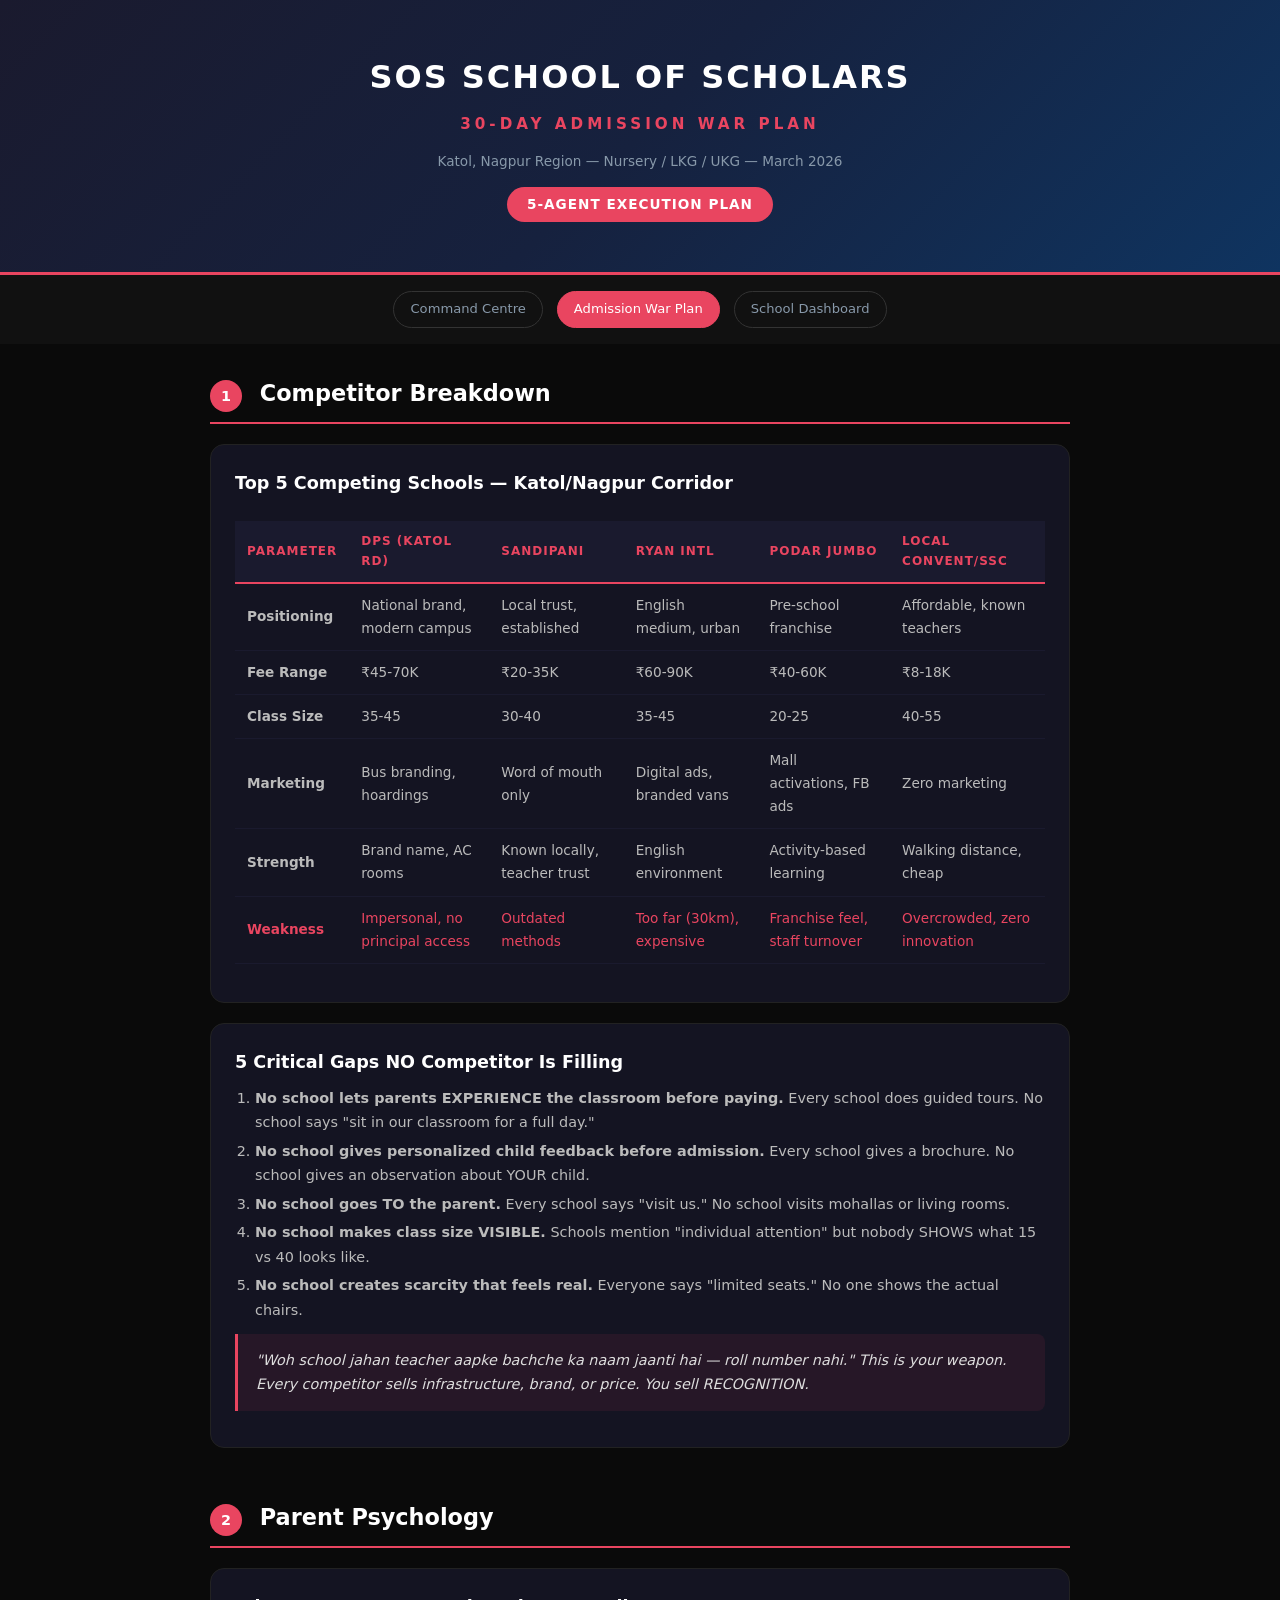
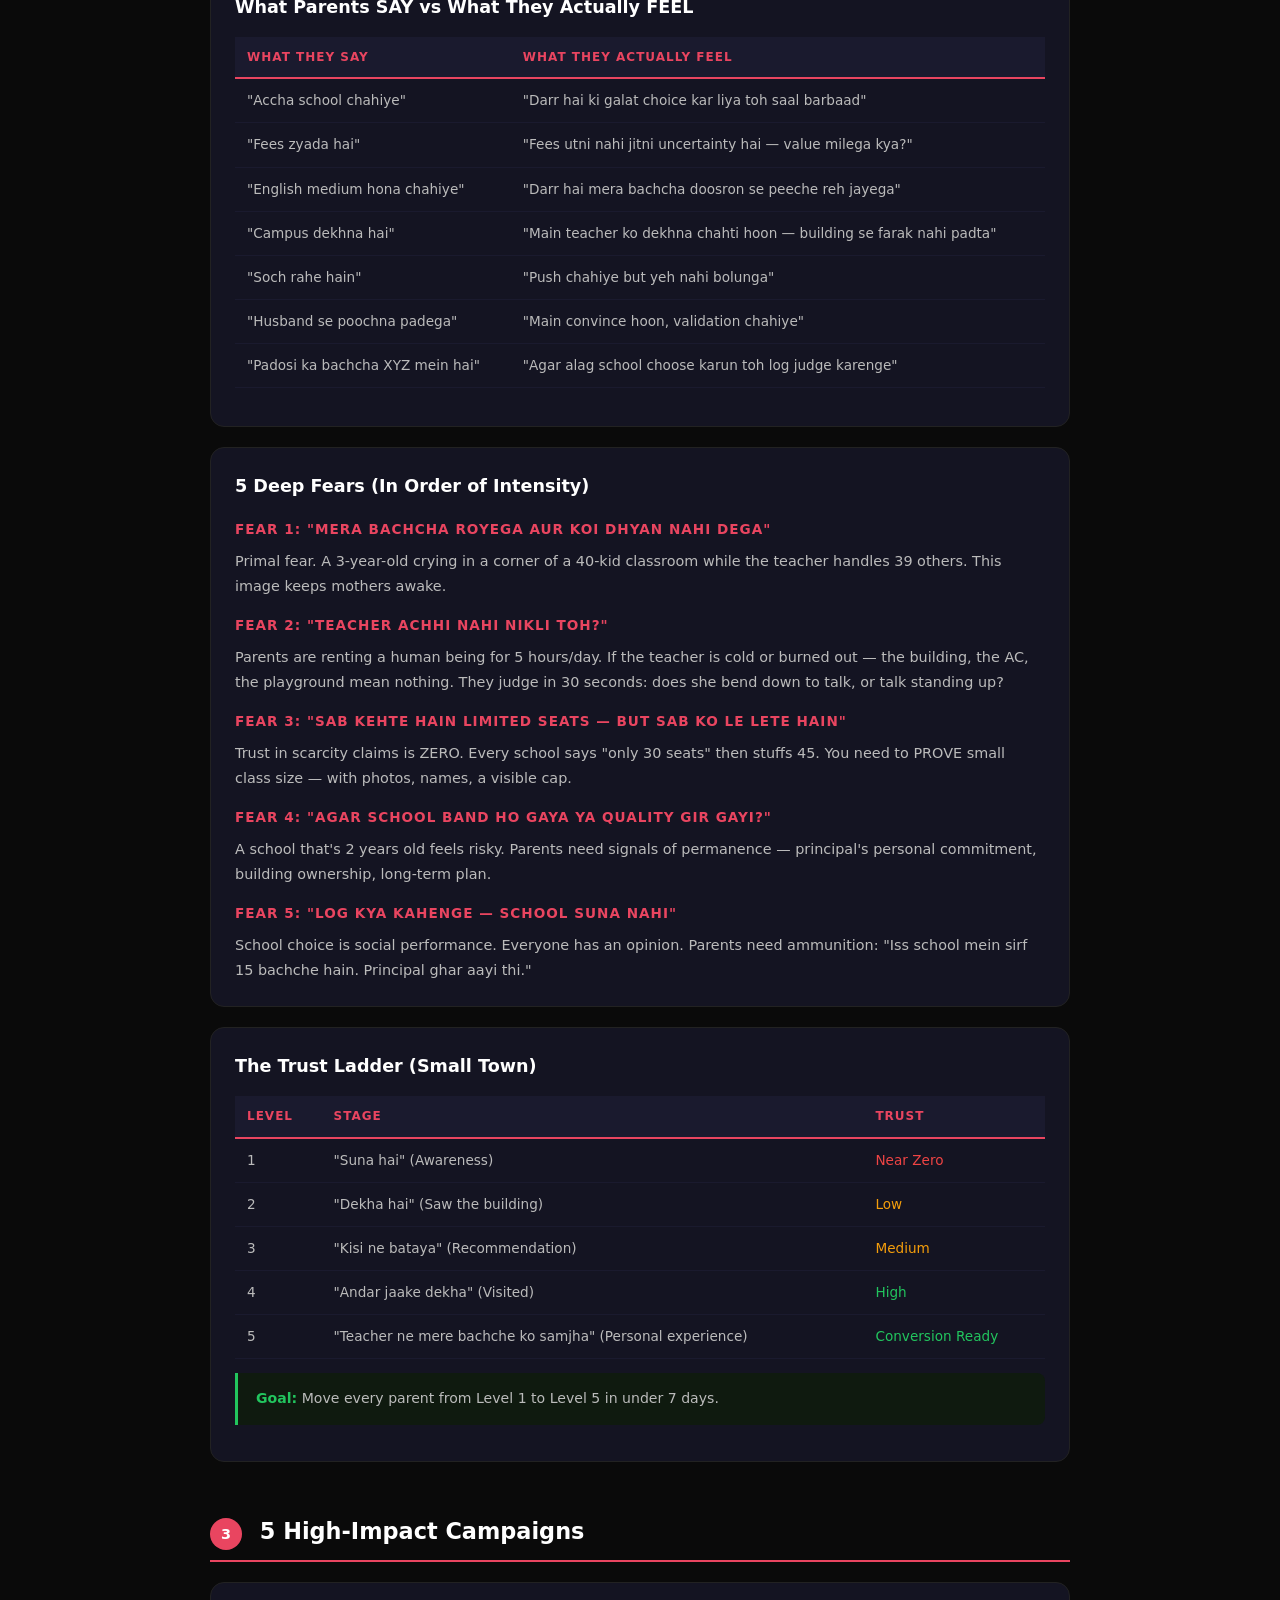
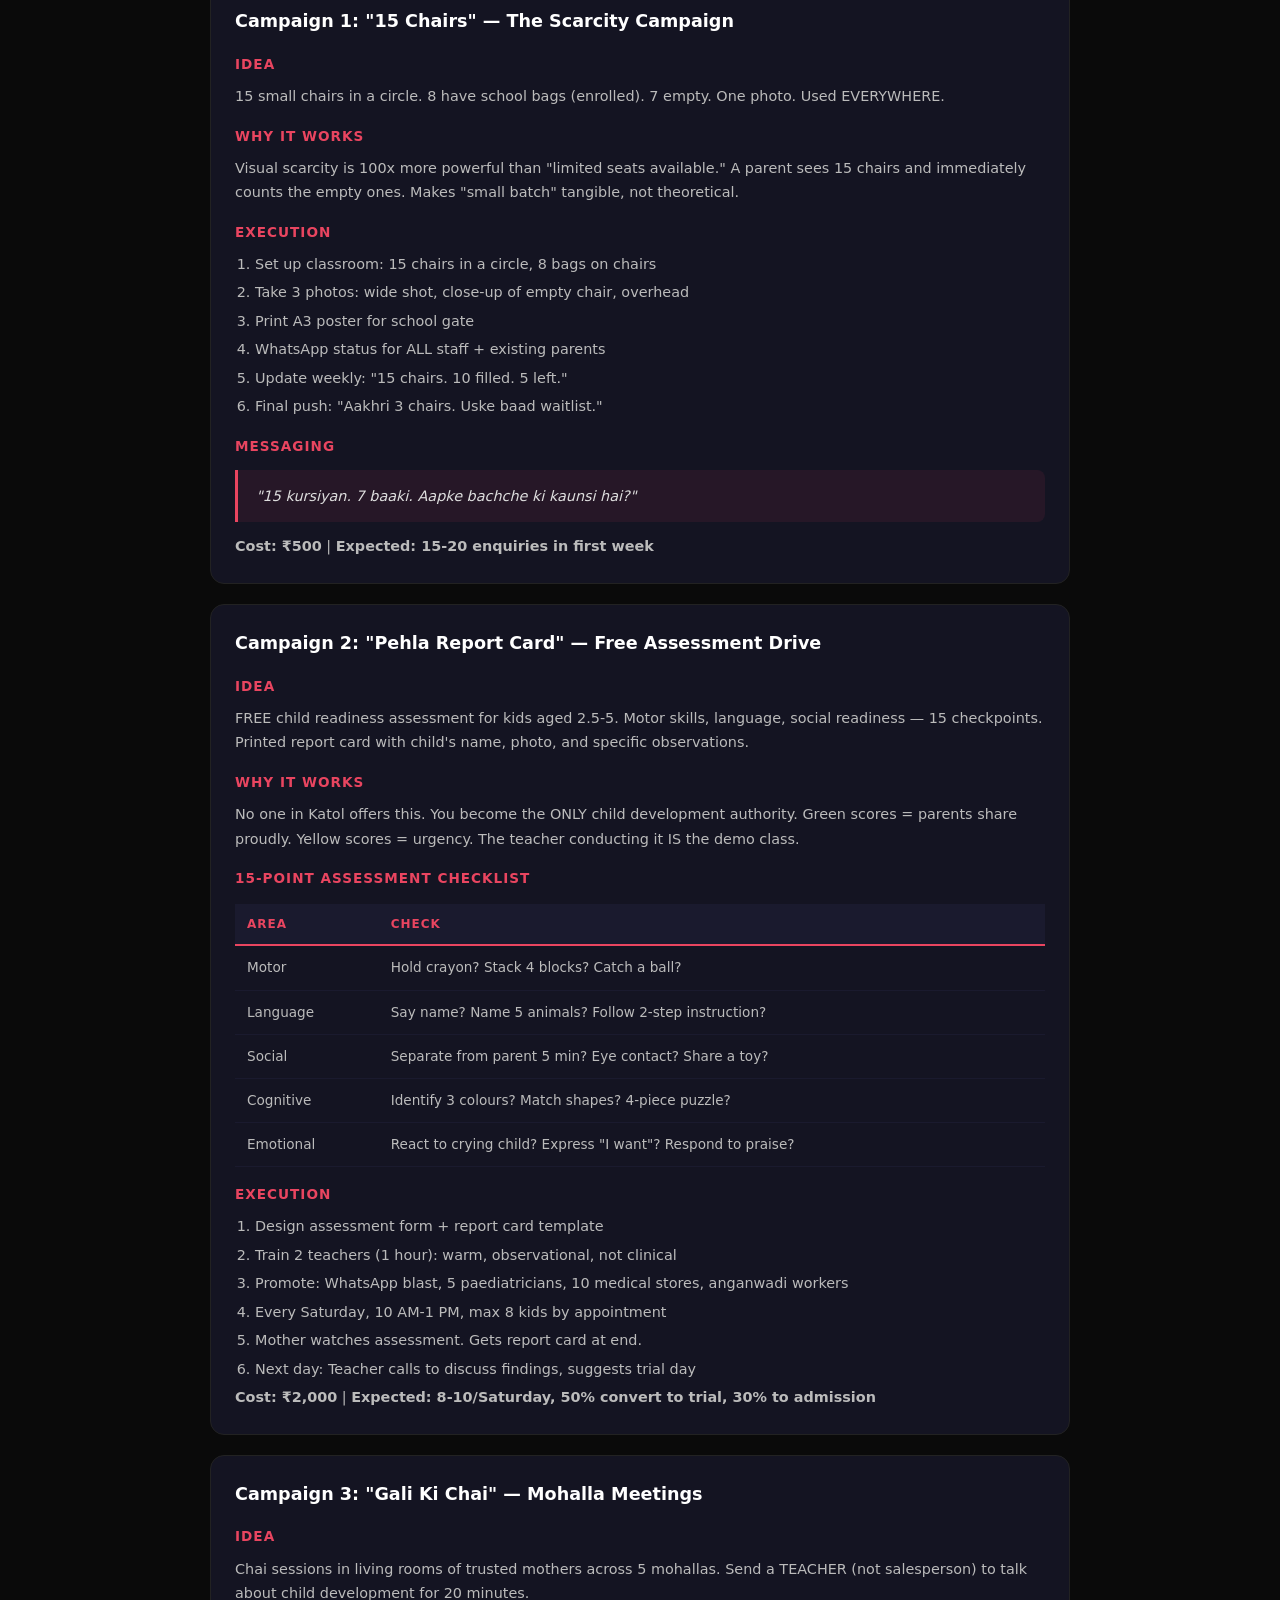
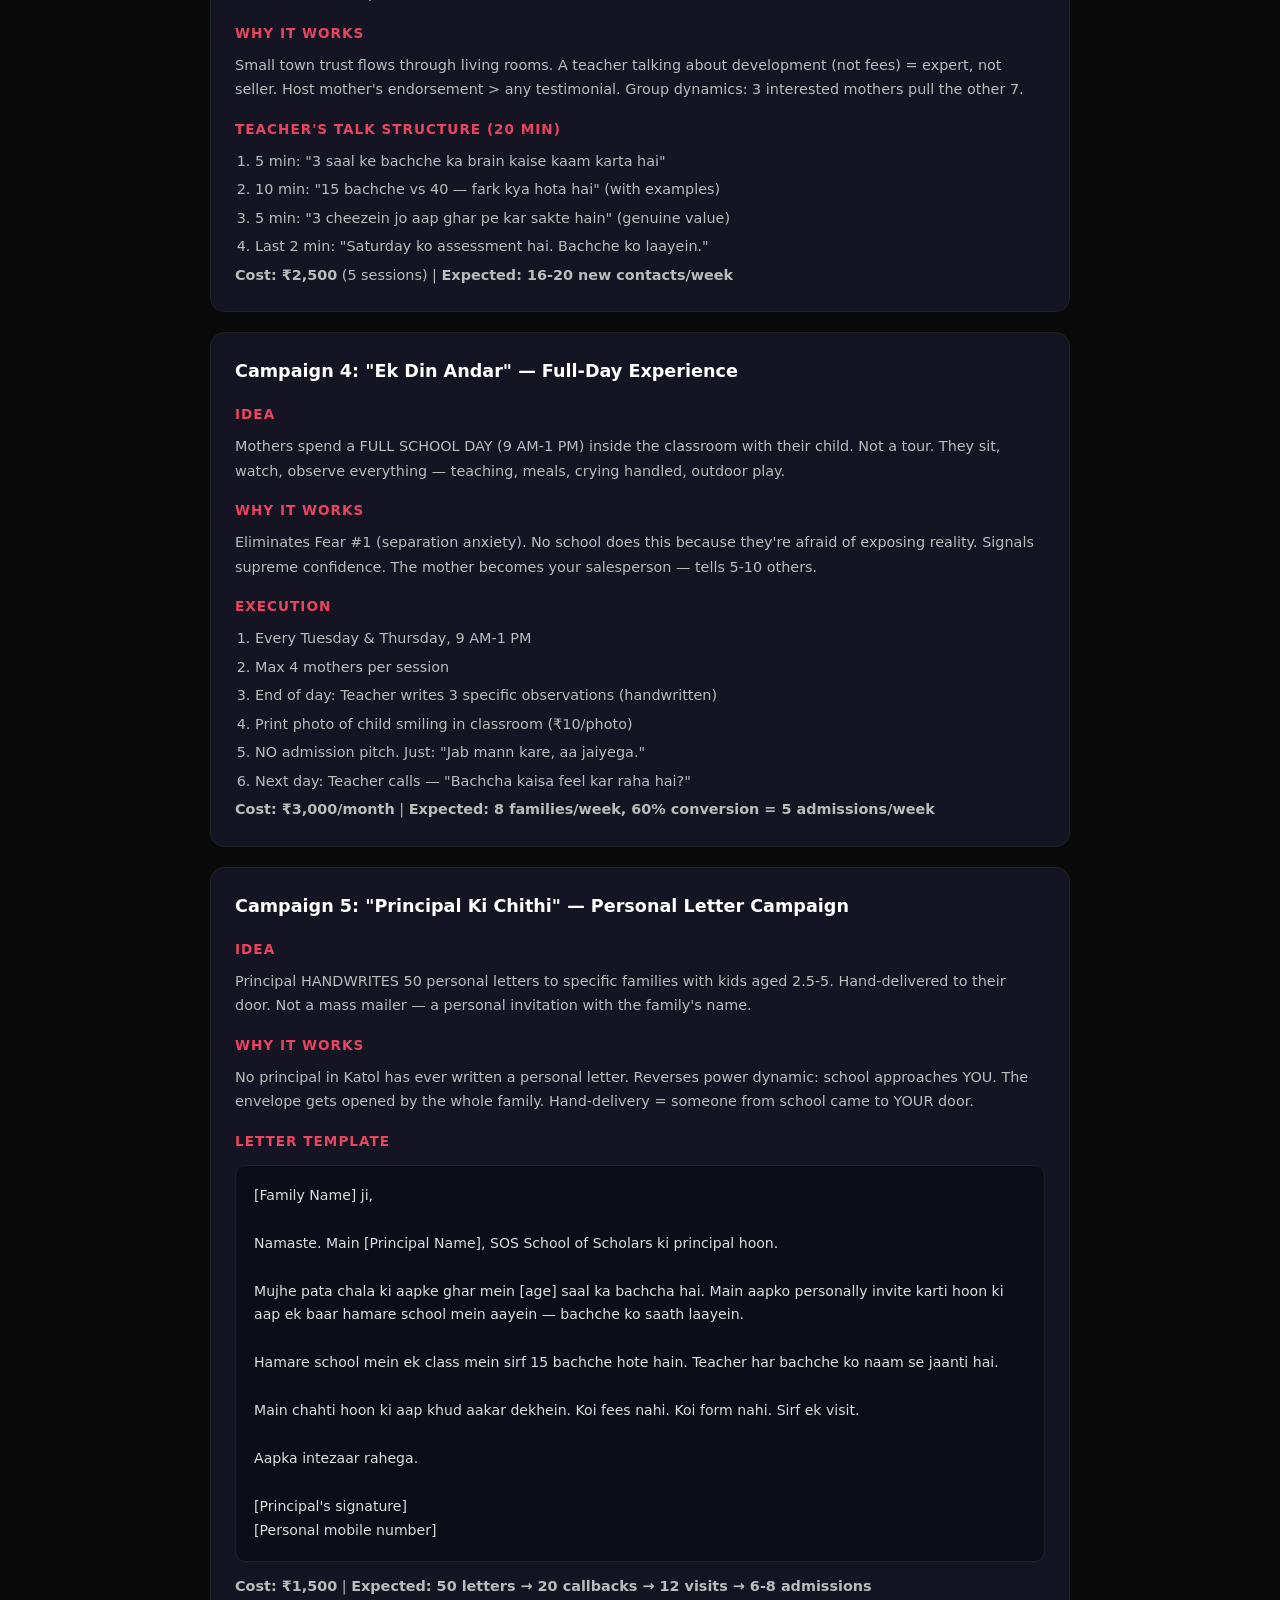
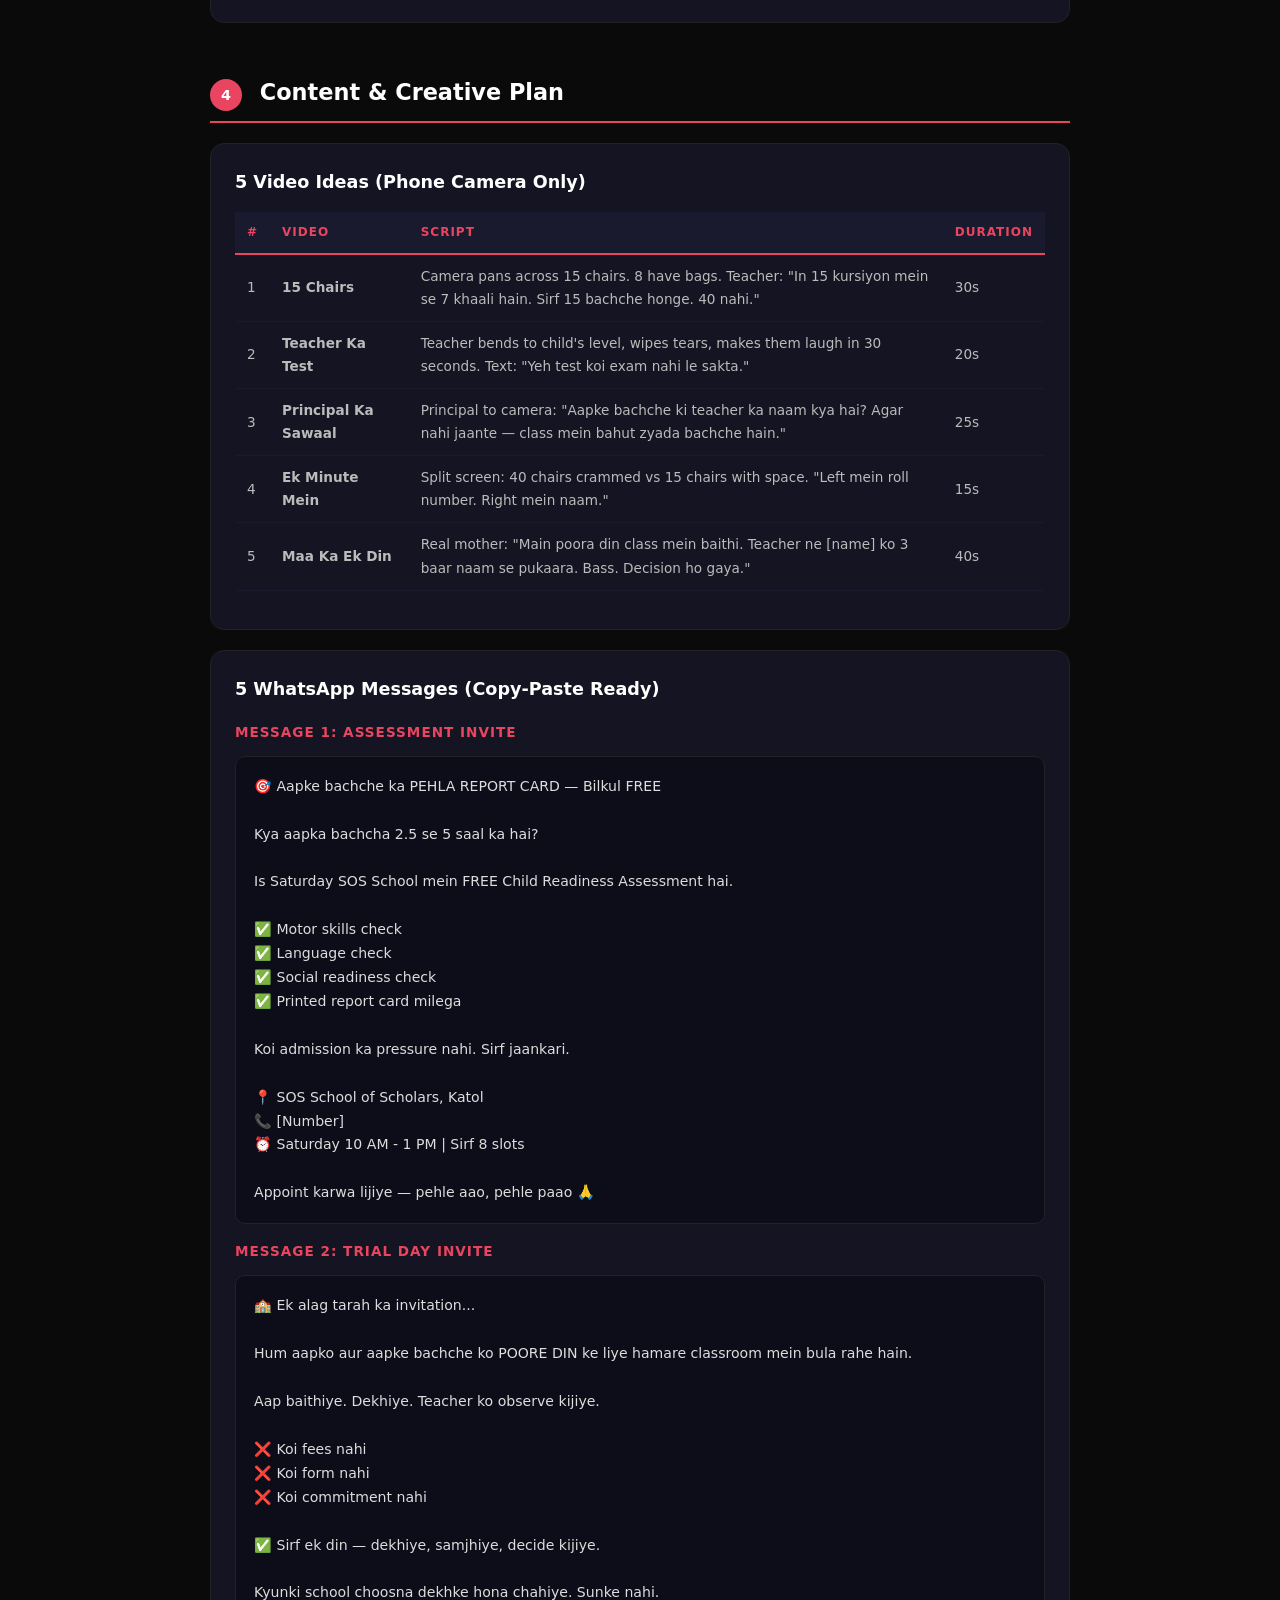
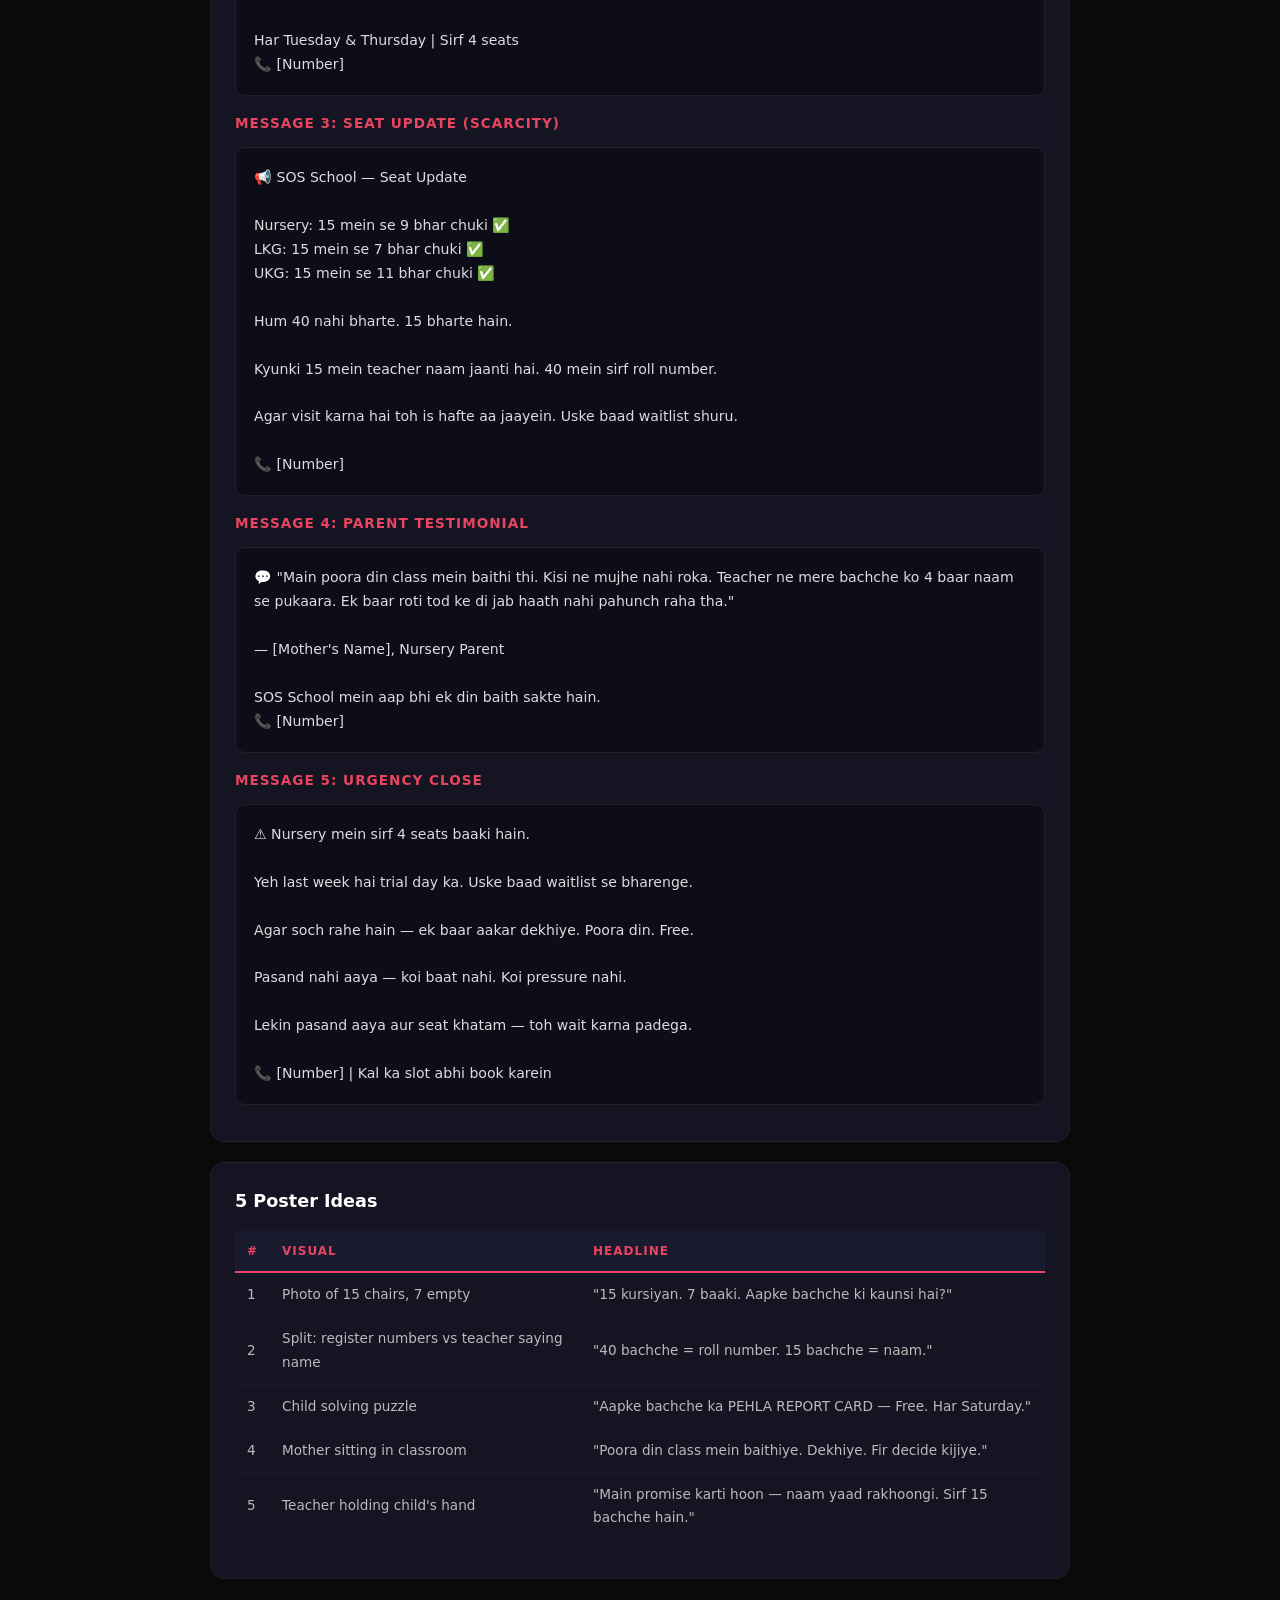
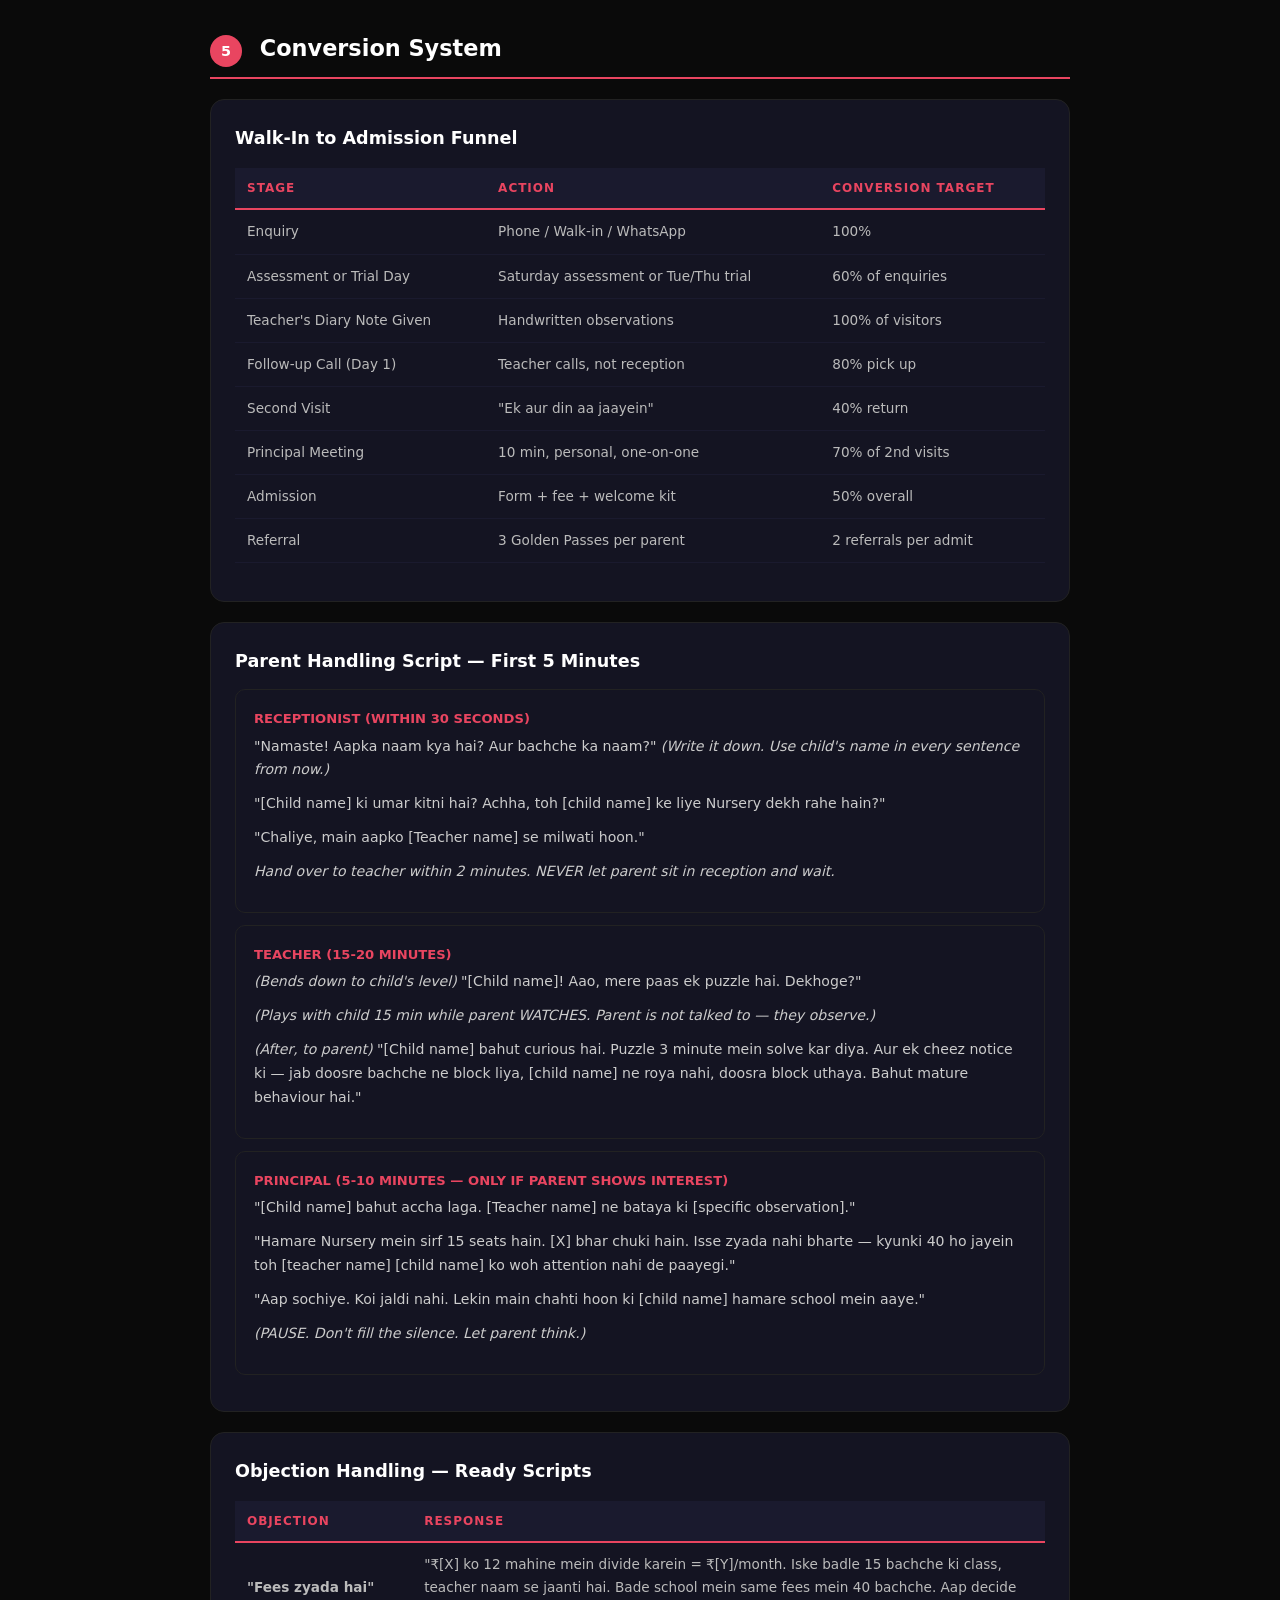
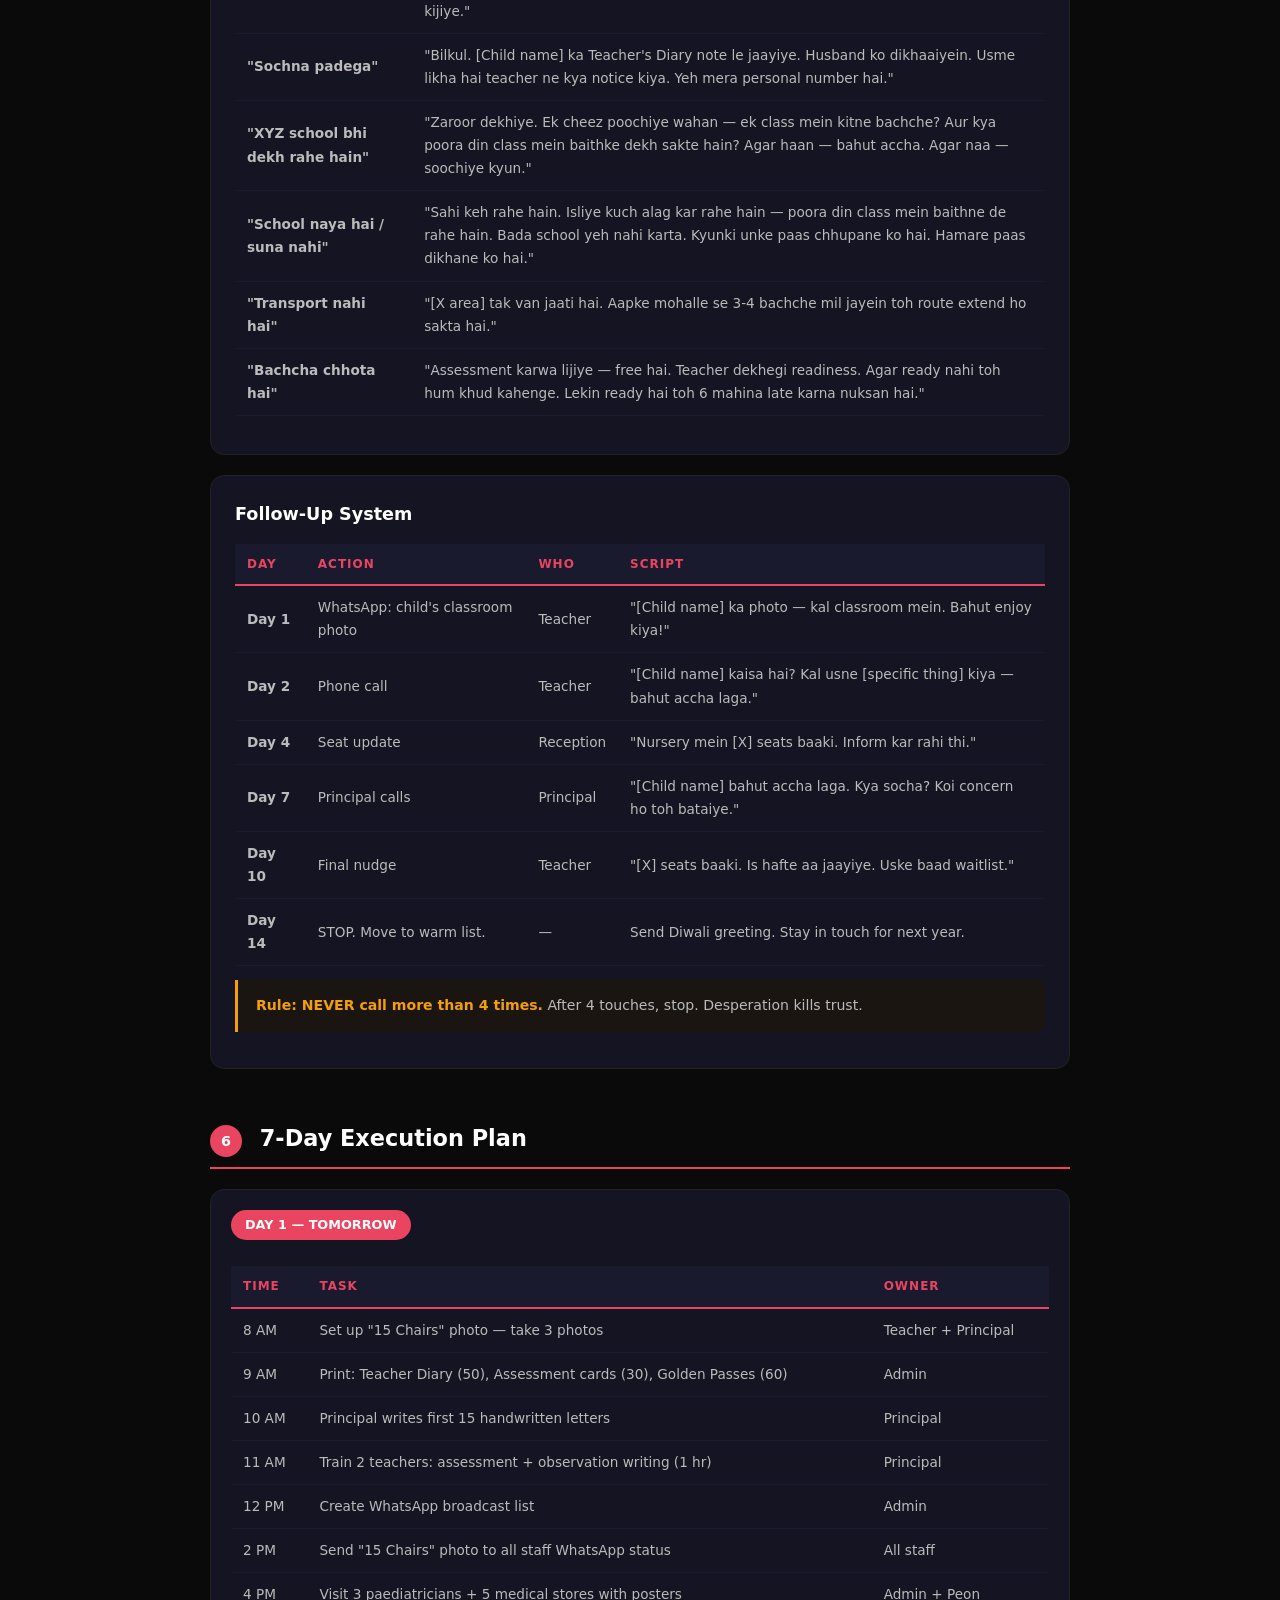
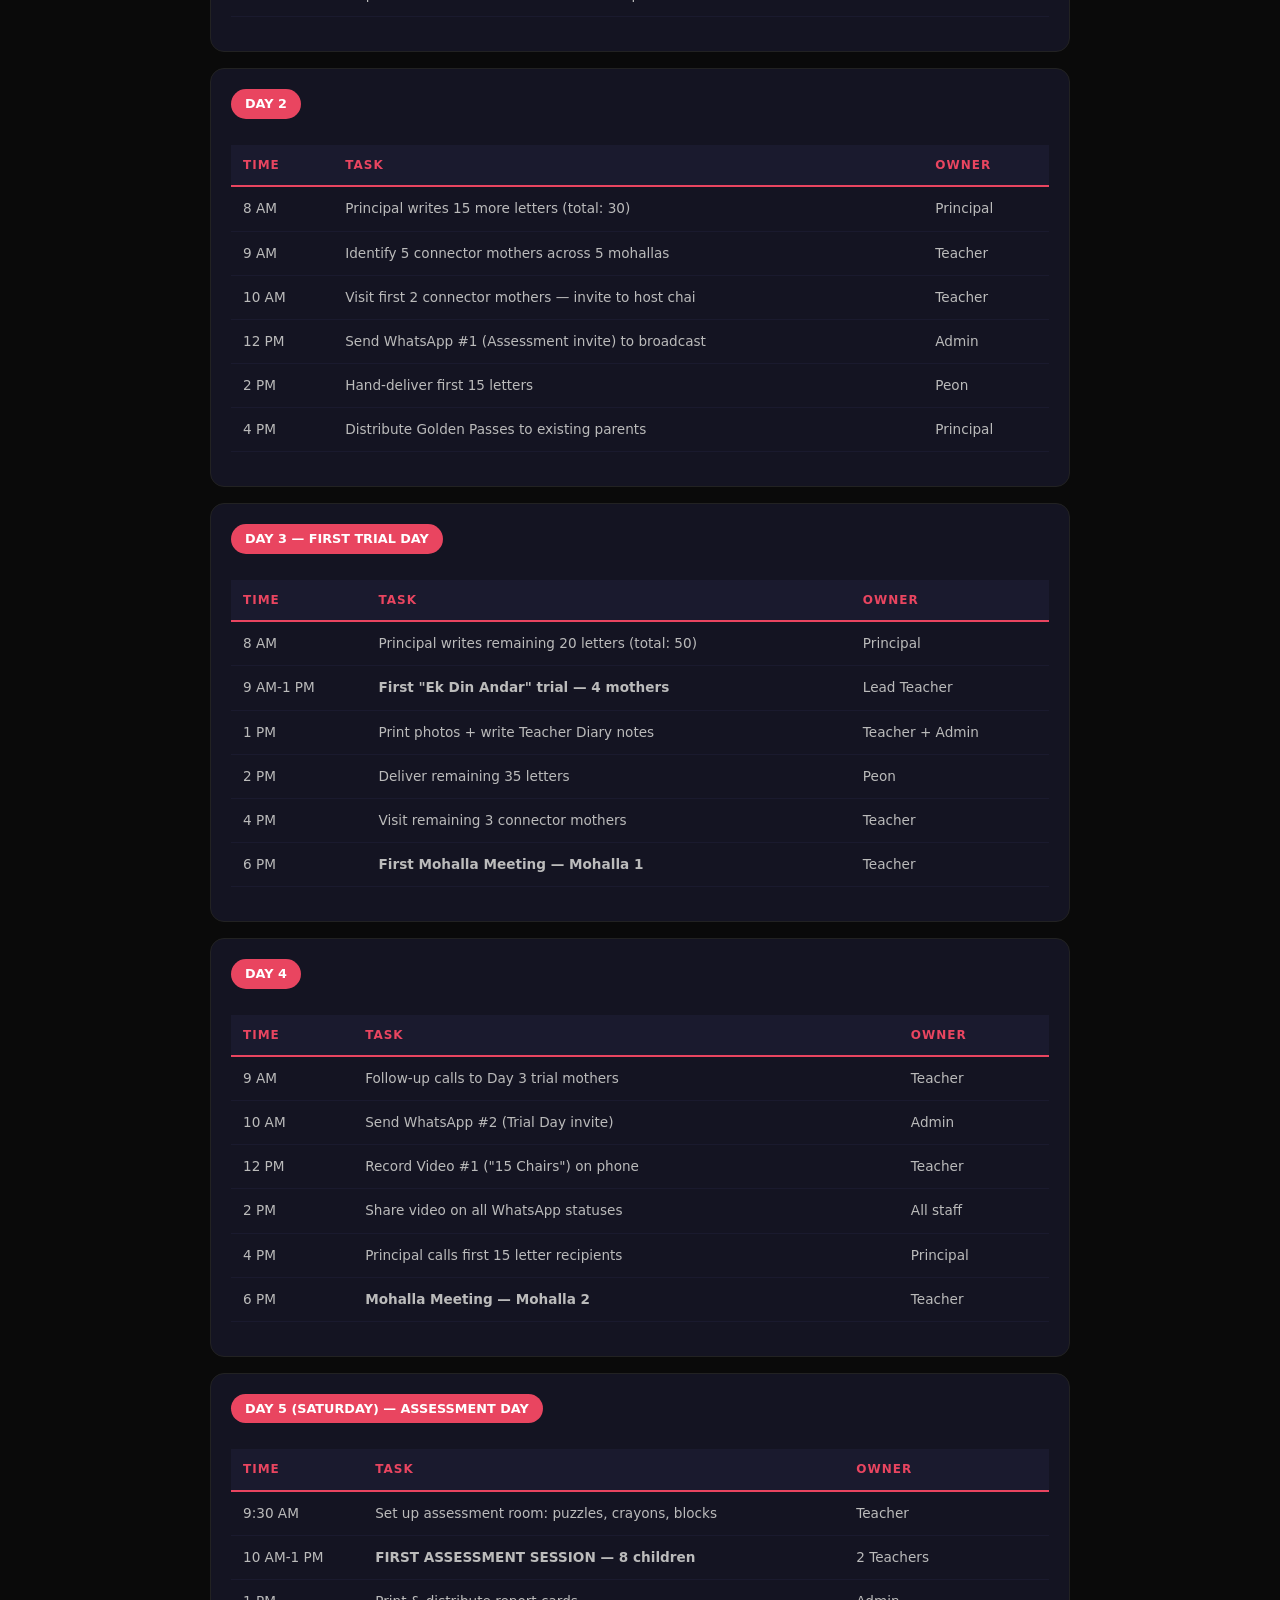
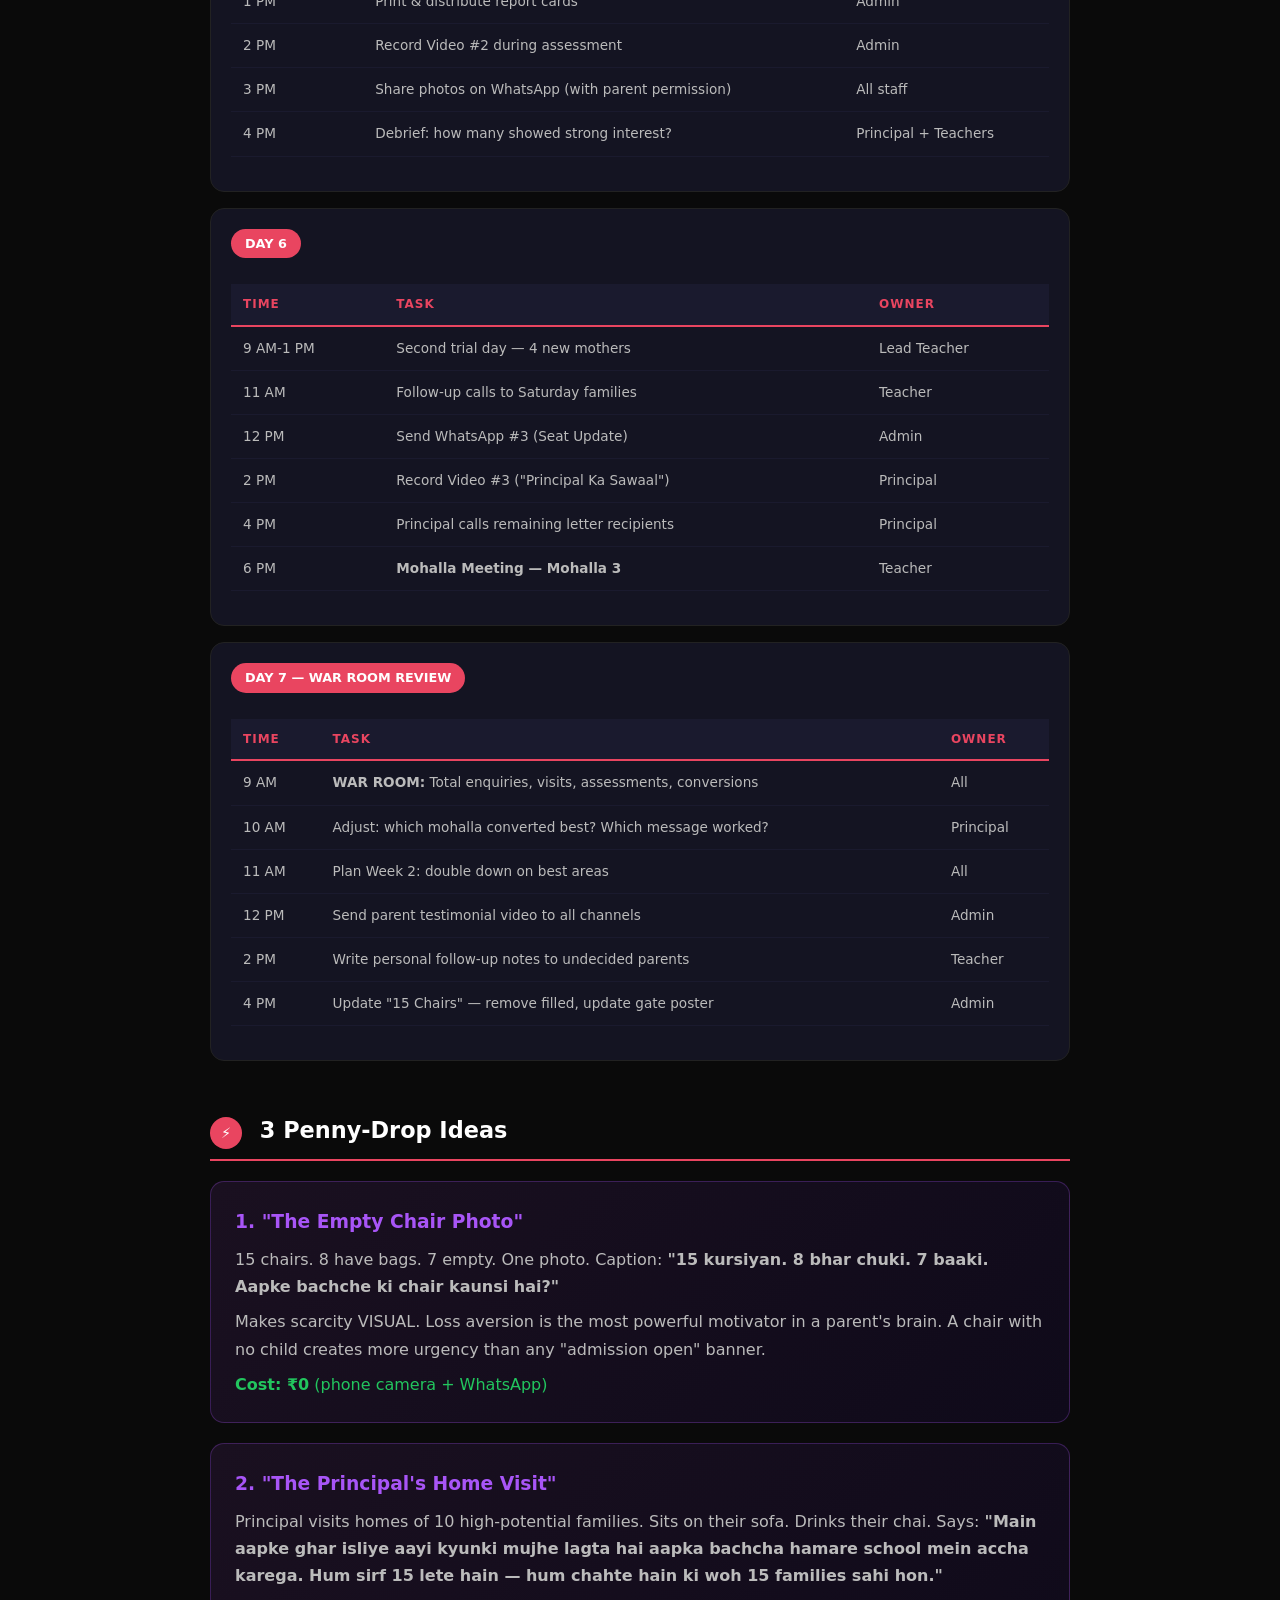
<file: admission-war-plan.html>
<!DOCTYPE html>
<html lang="en">
<head>
<meta charset="UTF-8">
<meta name="viewport" content="width=device-width, initial-scale=1.0">
<title>SOS School — 30-Day Admission War Plan</title>
<style>
  * { margin: 0; padding: 0; box-sizing: border-box; }
  body { font-family: 'Segoe UI', system-ui, sans-serif; background: #0a0a0a; color: #e0e0e0; line-height: 1.7; }

  .header { background: linear-gradient(135deg, #1a1a2e 0%, #16213e 50%, #0f3460 100%); padding: 50px 24px; text-align: center; border-bottom: 3px solid #e94560; }
  .header h1 { font-size: 2rem; color: #fff; letter-spacing: 2px; }
  .header .subtitle { color: #e94560; font-size: 0.95rem; margin-top: 8px; font-weight: 700; letter-spacing: 4px; text-transform: uppercase; }
  .header .meta { color: #8899aa; margin-top: 12px; font-size: 0.85rem; }
  .header .badge { display: inline-block; background: #e94560; color: #fff; font-weight: 800; padding: 6px 20px; border-radius: 20px; margin-top: 14px; font-size: 0.85rem; letter-spacing: 1px; }

  .nav-links { display: flex; justify-content: center; gap: 14px; padding: 16px; background: #111; flex-wrap: wrap; }
  .nav-links a { color: #8899aa; text-decoration: none; font-size: 0.82rem; padding: 6px 16px; border-radius: 20px; border: 1px solid #333; transition: all 0.3s; }
  .nav-links a:hover, .nav-links a.active { background: #e94560; color: #fff; border-color: #e94560; }

  .container { max-width: 900px; margin: 0 auto; padding: 30px 20px; }

  .section { margin-bottom: 50px; }
  .section-num { display: inline-block; background: #e94560; color: #fff; width: 32px; height: 32px; border-radius: 50%; text-align: center; line-height: 32px; font-weight: 800; font-size: 0.9rem; margin-right: 10px; }
  .section-title { font-size: 1.4rem; color: #fff; font-weight: 700; margin-bottom: 20px; padding-bottom: 10px; border-bottom: 2px solid #e94560; }

  .card { background: #141422; border: 1px solid #222; border-radius: 14px; padding: 24px; margin-bottom: 20px; }
  .card:hover { border-color: #e9456066; }
  .card h3 { color: #fff; font-size: 1.1rem; margin-bottom: 8px; }
  .card h4 { color: #e94560; font-size: 0.85rem; text-transform: uppercase; letter-spacing: 1px; margin: 16px 0 8px; }
  .card p, .card li { color: #bbb; font-size: 0.9rem; line-height: 1.7; }
  .card ul, .card ol { padding-left: 20px; margin-top: 6px; }
  .card li { margin-bottom: 4px; }

  .highlight { background: #e9456015; border-left: 3px solid #e94560; padding: 14px 18px; border-radius: 0 8px 8px 0; margin: 12px 0; }
  .highlight p { color: #ddd; font-size: 0.9rem; font-style: italic; }

  .insight-box { background: #0f1a0f; border-left: 3px solid #22c55e; padding: 14px 18px; border-radius: 0 8px 8px 0; margin: 12px 0; }
  .insight-box p { color: #bbb; font-size: 0.88rem; }
  .insight-box strong { color: #22c55e; }

  .warn-box { background: #1a1510; border-left: 3px solid #f59e0b; padding: 14px 18px; border-radius: 0 8px 8px 0; margin: 12px 0; }
  .warn-box p { color: #bbb; font-size: 0.88rem; }
  .warn-box strong { color: #f59e0b; }

  table { width: 100%; border-collapse: collapse; margin: 14px 0; font-size: 0.85rem; }
  th { background: #1a1a2e; color: #e94560; padding: 10px 12px; text-align: left; font-size: 0.75rem; text-transform: uppercase; letter-spacing: 1px; border-bottom: 2px solid #e94560; }
  td { padding: 10px 12px; border-bottom: 1px solid #1a1a2e; color: #bbb; }
  tr:hover td { background: #111; }

  .msg-box { background: #0d0d1a; border: 1px solid #222; border-radius: 10px; padding: 18px; margin: 12px 0; font-size: 0.88rem; color: #ddd; white-space: pre-wrap; line-height: 1.7; }

  .script-box { background: #141422; border: 1px solid #222; border-radius: 10px; padding: 18px; margin: 12px 0; }
  .script-box .speaker { color: #e94560; font-weight: 700; font-size: 0.82rem; text-transform: uppercase; margin-bottom: 4px; }
  .script-box p { color: #ccc; font-size: 0.88rem; margin-bottom: 10px; }

  .budget-total { background: linear-gradient(135deg, #e94560, #c72c50); color: #fff; padding: 20px; border-radius: 10px; text-align: center; margin: 20px 0; }
  .budget-total .amount { font-size: 2rem; font-weight: 800; }
  .budget-total .label { font-size: 0.85rem; opacity: 0.9; }

  .toggle-btn { background: #e94560; color: #fff; border: none; padding: 10px 20px; border-radius: 8px; cursor: pointer; font-weight: 700; font-size: 0.82rem; margin-top: 10px; }
  .toggle-btn:hover { background: #ff6b6b; }
  .toggle-content { display: none; margin-top: 14px; }
  .toggle-content.active { display: block; }

  .day-card { background: #141422; border: 1px solid #222; border-radius: 14px; padding: 20px; margin-bottom: 16px; }
  .day-card .day-label { background: #e94560; color: #fff; display: inline-block; padding: 4px 14px; border-radius: 20px; font-weight: 800; font-size: 0.8rem; margin-bottom: 12px; }

  .penny { background: linear-gradient(135deg, #1a1020, #0f0a1a); border: 1px solid #a855f744; border-radius: 14px; padding: 24px; margin-bottom: 20px; }
  .penny h3 { color: #a855f7; }
  .penny p { color: #bbb; }

  .footer { text-align: center; padding: 40px; color: #333; font-size: 0.8rem; border-top: 1px solid #1a1a2e; margin-top: 40px; }
  .footer a { color: #e94560; text-decoration: none; }

  @media (max-width: 700px) {
    .header h1 { font-size: 1.4rem; }
    .container { padding: 20px 14px; }
    .card { padding: 18px; }
    table { font-size: 0.78rem; }
    th, td { padding: 8px; }
  }
</style>
</head>
<body>

<div class="header">
  <h1>SOS SCHOOL OF SCHOLARS</h1>
  <div class="subtitle">30-Day Admission War Plan</div>
  <div class="meta">Katol, Nagpur Region &mdash; Nursery / LKG / UKG &mdash; March 2026</div>
  <div class="badge">5-AGENT EXECUTION PLAN</div>
</div>

<div class="nav-links">
  <a href="home.html">Command Centre</a>
  <a href="admission-war-plan.html" class="active">Admission War Plan</a>
  <a href="sos-dashboard/">School Dashboard</a>
</div>

<div class="container">

<!-- ============================================ -->
<!-- SECTION 1: COMPETITOR BREAKDOWN -->
<!-- ============================================ -->
<div class="section">
  <h2 class="section-title"><span class="section-num">1</span> Competitor Breakdown</h2>

  <div class="card">
    <h3>Top 5 Competing Schools — Katol/Nagpur Corridor</h3>
    <div style="overflow-x: auto;">
    <table>
      <tr><th>Parameter</th><th>DPS (Katol Rd)</th><th>Sandipani</th><th>Ryan Intl</th><th>Podar Jumbo</th><th>Local Convent/SSC</th></tr>
      <tr><td><strong>Positioning</strong></td><td>National brand, modern campus</td><td>Local trust, established</td><td>English medium, urban</td><td>Pre-school franchise</td><td>Affordable, known teachers</td></tr>
      <tr><td><strong>Fee Range</strong></td><td>&#8377;45-70K</td><td>&#8377;20-35K</td><td>&#8377;60-90K</td><td>&#8377;40-60K</td><td>&#8377;8-18K</td></tr>
      <tr><td><strong>Class Size</strong></td><td>35-45</td><td>30-40</td><td>35-45</td><td>20-25</td><td>40-55</td></tr>
      <tr><td><strong>Marketing</strong></td><td>Bus branding, hoardings</td><td>Word of mouth only</td><td>Digital ads, branded vans</td><td>Mall activations, FB ads</td><td>Zero marketing</td></tr>
      <tr><td><strong>Strength</strong></td><td>Brand name, AC rooms</td><td>Known locally, teacher trust</td><td>English environment</td><td>Activity-based learning</td><td>Walking distance, cheap</td></tr>
      <tr><td style="color:#e94560"><strong>Weakness</strong></td><td style="color:#e94560">Impersonal, no principal access</td><td style="color:#e94560">Outdated methods</td><td style="color:#e94560">Too far (30km), expensive</td><td style="color:#e94560">Franchise feel, staff turnover</td><td style="color:#e94560">Overcrowded, zero innovation</td></tr>
    </table>
    </div>
  </div>

  <div class="card">
    <h3>5 Critical Gaps NO Competitor Is Filling</h3>
    <ol>
      <li><strong>No school lets parents EXPERIENCE the classroom before paying.</strong> Every school does guided tours. No school says "sit in our classroom for a full day."</li>
      <li><strong>No school gives personalized child feedback before admission.</strong> Every school gives a brochure. No school gives an observation about YOUR child.</li>
      <li><strong>No school goes TO the parent.</strong> Every school says "visit us." No school visits mohallas or living rooms.</li>
      <li><strong>No school makes class size VISIBLE.</strong> Schools mention "individual attention" but nobody SHOWS what 15 vs 40 looks like.</li>
      <li><strong>No school creates scarcity that feels real.</strong> Everyone says "limited seats." No one shows the actual chairs.</li>
    </ol>
    <div class="highlight">
      <p>"Woh school jahan teacher aapke bachche ka naam jaanti hai — roll number nahi." This is your weapon. Every competitor sells infrastructure, brand, or price. You sell RECOGNITION.</p>
    </div>
  </div>
</div>

<!-- ============================================ -->
<!-- SECTION 2: PARENT PSYCHOLOGY -->
<!-- ============================================ -->
<div class="section">
  <h2 class="section-title"><span class="section-num">2</span> Parent Psychology</h2>

  <div class="card">
    <h3>What Parents SAY vs What They Actually FEEL</h3>
    <table>
      <tr><th>What They Say</th><th>What They Actually Feel</th></tr>
      <tr><td>"Accha school chahiye"</td><td>"Darr hai ki galat choice kar liya toh saal barbaad"</td></tr>
      <tr><td>"Fees zyada hai"</td><td>"Fees utni nahi jitni uncertainty hai — value milega kya?"</td></tr>
      <tr><td>"English medium hona chahiye"</td><td>"Darr hai mera bachcha doosron se peeche reh jayega"</td></tr>
      <tr><td>"Campus dekhna hai"</td><td>"Main teacher ko dekhna chahti hoon — building se farak nahi padta"</td></tr>
      <tr><td>"Soch rahe hain"</td><td>"Push chahiye but yeh nahi bolunga"</td></tr>
      <tr><td>"Husband se poochna padega"</td><td>"Main convince hoon, validation chahiye"</td></tr>
      <tr><td>"Padosi ka bachcha XYZ mein hai"</td><td>"Agar alag school choose karun toh log judge karenge"</td></tr>
    </table>
  </div>

  <div class="card">
    <h3>5 Deep Fears (In Order of Intensity)</h3>
    <h4>Fear 1: "Mera bachcha royega aur koi dhyan nahi dega"</h4>
    <p>Primal fear. A 3-year-old crying in a corner of a 40-kid classroom while the teacher handles 39 others. This image keeps mothers awake.</p>

    <h4>Fear 2: "Teacher achhi nahi nikli toh?"</h4>
    <p>Parents are renting a human being for 5 hours/day. If the teacher is cold or burned out — the building, the AC, the playground mean nothing. They judge in 30 seconds: does she bend down to talk, or talk standing up?</p>

    <h4>Fear 3: "Sab kehte hain limited seats — but sab ko le lete hain"</h4>
    <p>Trust in scarcity claims is ZERO. Every school says "only 30 seats" then stuffs 45. You need to PROVE small class size — with photos, names, a visible cap.</p>

    <h4>Fear 4: "Agar school band ho gaya ya quality gir gayi?"</h4>
    <p>A school that's 2 years old feels risky. Parents need signals of permanence — principal's personal commitment, building ownership, long-term plan.</p>

    <h4>Fear 5: "Log kya kahenge — school suna nahi"</h4>
    <p>School choice is social performance. Everyone has an opinion. Parents need ammunition: "Iss school mein sirf 15 bachche hain. Principal ghar aayi thi."</p>
  </div>

  <div class="card">
    <h3>The Trust Ladder (Small Town)</h3>
    <table>
      <tr><th>Level</th><th>Stage</th><th>Trust</th></tr>
      <tr><td>1</td><td>"Suna hai" (Awareness)</td><td style="color:#ef4444">Near Zero</td></tr>
      <tr><td>2</td><td>"Dekha hai" (Saw the building)</td><td style="color:#f59e0b">Low</td></tr>
      <tr><td>3</td><td>"Kisi ne bataya" (Recommendation)</td><td style="color:#f59e0b">Medium</td></tr>
      <tr><td>4</td><td>"Andar jaake dekha" (Visited)</td><td style="color:#22c55e">High</td></tr>
      <tr><td>5</td><td>"Teacher ne mere bachche ko samjha" (Personal experience)</td><td style="color:#22c55e">Conversion Ready</td></tr>
    </table>
    <div class="insight-box">
      <p><strong>Goal:</strong> Move every parent from Level 1 to Level 5 in under 7 days.</p>
    </div>
  </div>
</div>

<!-- ============================================ -->
<!-- SECTION 3: 5 CAMPAIGNS -->
<!-- ============================================ -->
<div class="section">
  <h2 class="section-title"><span class="section-num">3</span> 5 High-Impact Campaigns</h2>

  <!-- CAMPAIGN 1 -->
  <div class="card">
    <h3>Campaign 1: "15 Chairs" — The Scarcity Campaign</h3>
    <h4>Idea</h4>
    <p>15 small chairs in a circle. 8 have school bags (enrolled). 7 empty. One photo. Used EVERYWHERE.</p>
    <h4>Why It Works</h4>
    <p>Visual scarcity is 100x more powerful than "limited seats available." A parent sees 15 chairs and immediately counts the empty ones. Makes "small batch" tangible, not theoretical.</p>
    <h4>Execution</h4>
    <ol>
      <li>Set up classroom: 15 chairs in a circle, 8 bags on chairs</li>
      <li>Take 3 photos: wide shot, close-up of empty chair, overhead</li>
      <li>Print A3 poster for school gate</li>
      <li>WhatsApp status for ALL staff + existing parents</li>
      <li>Update weekly: "15 chairs. 10 filled. 5 left."</li>
      <li>Final push: "Aakhri 3 chairs. Uske baad waitlist."</li>
    </ol>
    <h4>Messaging</h4>
    <div class="highlight"><p>"15 kursiyan. 7 baaki. Aapke bachche ki kaunsi hai?"</p></div>
    <p><strong>Cost: &#8377;500</strong> | <strong>Expected: 15-20 enquiries in first week</strong></p>
  </div>

  <!-- CAMPAIGN 2 -->
  <div class="card">
    <h3>Campaign 2: "Pehla Report Card" — Free Assessment Drive</h3>
    <h4>Idea</h4>
    <p>FREE child readiness assessment for kids aged 2.5-5. Motor skills, language, social readiness — 15 checkpoints. Printed report card with child's name, photo, and specific observations.</p>
    <h4>Why It Works</h4>
    <p>No one in Katol offers this. You become the ONLY child development authority. Green scores = parents share proudly. Yellow scores = urgency. The teacher conducting it IS the demo class.</p>
    <h4>15-Point Assessment Checklist</h4>
    <table>
      <tr><th>Area</th><th>Check</th></tr>
      <tr><td>Motor</td><td>Hold crayon? Stack 4 blocks? Catch a ball?</td></tr>
      <tr><td>Language</td><td>Say name? Name 5 animals? Follow 2-step instruction?</td></tr>
      <tr><td>Social</td><td>Separate from parent 5 min? Eye contact? Share a toy?</td></tr>
      <tr><td>Cognitive</td><td>Identify 3 colours? Match shapes? 4-piece puzzle?</td></tr>
      <tr><td>Emotional</td><td>React to crying child? Express "I want"? Respond to praise?</td></tr>
    </table>
    <h4>Execution</h4>
    <ol>
      <li>Design assessment form + report card template</li>
      <li>Train 2 teachers (1 hour): warm, observational, not clinical</li>
      <li>Promote: WhatsApp blast, 5 paediatricians, 10 medical stores, anganwadi workers</li>
      <li>Every Saturday, 10 AM-1 PM, max 8 kids by appointment</li>
      <li>Mother watches assessment. Gets report card at end.</li>
      <li>Next day: Teacher calls to discuss findings, suggests trial day</li>
    </ol>
    <p><strong>Cost: &#8377;2,000</strong> | <strong>Expected: 8-10/Saturday, 50% convert to trial, 30% to admission</strong></p>
  </div>

  <!-- CAMPAIGN 3 -->
  <div class="card">
    <h3>Campaign 3: "Gali Ki Chai" — Mohalla Meetings</h3>
    <h4>Idea</h4>
    <p>Chai sessions in living rooms of trusted mothers across 5 mohallas. Send a TEACHER (not salesperson) to talk about child development for 20 minutes.</p>
    <h4>Why It Works</h4>
    <p>Small town trust flows through living rooms. A teacher talking about development (not fees) = expert, not seller. Host mother's endorsement > any testimonial. Group dynamics: 3 interested mothers pull the other 7.</p>
    <h4>Teacher's Talk Structure (20 min)</h4>
    <ol>
      <li>5 min: "3 saal ke bachche ka brain kaise kaam karta hai"</li>
      <li>10 min: "15 bachche vs 40 — fark kya hota hai" (with examples)</li>
      <li>5 min: "3 cheezein jo aap ghar pe kar sakte hain" (genuine value)</li>
      <li>Last 2 min: "Saturday ko assessment hai. Bachche ko laayein."</li>
    </ol>
    <p><strong>Cost: &#8377;2,500</strong> (5 sessions) | <strong>Expected: 16-20 new contacts/week</strong></p>
  </div>

  <!-- CAMPAIGN 4 -->
  <div class="card">
    <h3>Campaign 4: "Ek Din Andar" — Full-Day Experience</h3>
    <h4>Idea</h4>
    <p>Mothers spend a FULL SCHOOL DAY (9 AM-1 PM) inside the classroom with their child. Not a tour. They sit, watch, observe everything — teaching, meals, crying handled, outdoor play.</p>
    <h4>Why It Works</h4>
    <p>Eliminates Fear #1 (separation anxiety). No school does this because they're afraid of exposing reality. Signals supreme confidence. The mother becomes your salesperson — tells 5-10 others.</p>
    <h4>Execution</h4>
    <ol>
      <li>Every Tuesday & Thursday, 9 AM-1 PM</li>
      <li>Max 4 mothers per session</li>
      <li>End of day: Teacher writes 3 specific observations (handwritten)</li>
      <li>Print photo of child smiling in classroom (&#8377;10/photo)</li>
      <li>NO admission pitch. Just: "Jab mann kare, aa jaiyega."</li>
      <li>Next day: Teacher calls — "Bachcha kaisa feel kar raha hai?"</li>
    </ol>
    <p><strong>Cost: &#8377;3,000/month</strong> | <strong>Expected: 8 families/week, 60% conversion = 5 admissions/week</strong></p>
  </div>

  <!-- CAMPAIGN 5 -->
  <div class="card">
    <h3>Campaign 5: "Principal Ki Chithi" — Personal Letter Campaign</h3>
    <h4>Idea</h4>
    <p>Principal HANDWRITES 50 personal letters to specific families with kids aged 2.5-5. Hand-delivered to their door. Not a mass mailer — a personal invitation with the family's name.</p>
    <h4>Why It Works</h4>
    <p>No principal in Katol has ever written a personal letter. Reverses power dynamic: school approaches YOU. The envelope gets opened by the whole family. Hand-delivery = someone from school came to YOUR door.</p>
    <h4>Letter Template</h4>
    <div class="msg-box">[Family Name] ji,

Namaste. Main [Principal Name], SOS School of Scholars ki principal hoon.

Mujhe pata chala ki aapke ghar mein [age] saal ka bachcha hai. Main aapko personally invite karti hoon ki aap ek baar hamare school mein aayein — bachche ko saath laayein.

Hamare school mein ek class mein sirf 15 bachche hote hain. Teacher har bachche ko naam se jaanti hai.

Main chahti hoon ki aap khud aakar dekhein. Koi fees nahi. Koi form nahi. Sirf ek visit.

Aapka intezaar rahega.

[Principal's signature]
[Personal mobile number]</div>
    <p><strong>Cost: &#8377;1,500</strong> | <strong>Expected: 50 letters &rarr; 20 callbacks &rarr; 12 visits &rarr; 6-8 admissions</strong></p>
  </div>
</div>

<!-- ============================================ -->
<!-- SECTION 4: CONTENT PLAN -->
<!-- ============================================ -->
<div class="section">
  <h2 class="section-title"><span class="section-num">4</span> Content & Creative Plan</h2>

  <div class="card">
    <h3>5 Video Ideas (Phone Camera Only)</h3>
    <table>
      <tr><th>#</th><th>Video</th><th>Script</th><th>Duration</th></tr>
      <tr><td>1</td><td><strong>15 Chairs</strong></td><td>Camera pans across 15 chairs. 8 have bags. Teacher: "In 15 kursiyon mein se 7 khaali hain. Sirf 15 bachche honge. 40 nahi."</td><td>30s</td></tr>
      <tr><td>2</td><td><strong>Teacher Ka Test</strong></td><td>Teacher bends to child's level, wipes tears, makes them laugh in 30 seconds. Text: "Yeh test koi exam nahi le sakta."</td><td>20s</td></tr>
      <tr><td>3</td><td><strong>Principal Ka Sawaal</strong></td><td>Principal to camera: "Aapke bachche ki teacher ka naam kya hai? Agar nahi jaante — class mein bahut zyada bachche hain."</td><td>25s</td></tr>
      <tr><td>4</td><td><strong>Ek Minute Mein</strong></td><td>Split screen: 40 chairs crammed vs 15 chairs with space. "Left mein roll number. Right mein naam."</td><td>15s</td></tr>
      <tr><td>5</td><td><strong>Maa Ka Ek Din</strong></td><td>Real mother: "Main poora din class mein baithi. Teacher ne [name] ko 3 baar naam se pukaara. Bass. Decision ho gaya."</td><td>40s</td></tr>
    </table>
  </div>

  <div class="card">
    <h3>5 WhatsApp Messages (Copy-Paste Ready)</h3>

    <h4>Message 1: Assessment Invite</h4>
    <div class="msg-box">&#127919; Aapke bachche ka PEHLA REPORT CARD — Bilkul FREE

Kya aapka bachcha 2.5 se 5 saal ka hai?

Is Saturday SOS School mein FREE Child Readiness Assessment hai.

&#9989; Motor skills check
&#9989; Language check
&#9989; Social readiness check
&#9989; Printed report card milega

Koi admission ka pressure nahi. Sirf jaankari.

&#128205; SOS School of Scholars, Katol
&#128222; [Number]
&#9200; Saturday 10 AM - 1 PM | Sirf 8 slots

Appoint karwa lijiye — pehle aao, pehle paao &#128591;</div>

    <h4>Message 2: Trial Day Invite</h4>
    <div class="msg-box">&#127979; Ek alag tarah ka invitation...

Hum aapko aur aapke bachche ko POORE DIN ke liye hamare classroom mein bula rahe hain.

Aap baithiye. Dekhiye. Teacher ko observe kijiye.

&#10060; Koi fees nahi
&#10060; Koi form nahi
&#10060; Koi commitment nahi

&#9989; Sirf ek din — dekhiye, samjhiye, decide kijiye.

Kyunki school choosna dekhke hona chahiye. Sunke nahi.

Har Tuesday & Thursday | Sirf 4 seats
&#128222; [Number]</div>

    <h4>Message 3: Seat Update (Scarcity)</h4>
    <div class="msg-box">&#128226; SOS School — Seat Update

Nursery: 15 mein se 9 bhar chuki &#9989;
LKG: 15 mein se 7 bhar chuki &#9989;
UKG: 15 mein se 11 bhar chuki &#9989;

Hum 40 nahi bharte. 15 bharte hain.

Kyunki 15 mein teacher naam jaanti hai. 40 mein sirf roll number.

Agar visit karna hai toh is hafte aa jaayein. Uske baad waitlist shuru.

&#128222; [Number]</div>

    <h4>Message 4: Parent Testimonial</h4>
    <div class="msg-box">&#128172; "Main poora din class mein baithi thi. Kisi ne mujhe nahi roka. Teacher ne mere bachche ko 4 baar naam se pukaara. Ek baar roti tod ke di jab haath nahi pahunch raha tha."

— [Mother's Name], Nursery Parent

SOS School mein aap bhi ek din baith sakte hain.
&#128222; [Number]</div>

    <h4>Message 5: Urgency Close</h4>
    <div class="msg-box">&#9888;&#65039; Nursery mein sirf 4 seats baaki hain.

Yeh last week hai trial day ka. Uske baad waitlist se bharenge.

Agar soch rahe hain — ek baar aakar dekhiye. Poora din. Free.

Pasand nahi aaya — koi baat nahi. Koi pressure nahi.

Lekin pasand aaya aur seat khatam — toh wait karna padega.

&#128222; [Number] | Kal ka slot abhi book karein</div>
  </div>

  <div class="card">
    <h3>5 Poster Ideas</h3>
    <table>
      <tr><th>#</th><th>Visual</th><th>Headline</th></tr>
      <tr><td>1</td><td>Photo of 15 chairs, 7 empty</td><td>"15 kursiyan. 7 baaki. Aapke bachche ki kaunsi hai?"</td></tr>
      <tr><td>2</td><td>Split: register numbers vs teacher saying name</td><td>"40 bachche = roll number. 15 bachche = naam."</td></tr>
      <tr><td>3</td><td>Child solving puzzle</td><td>"Aapke bachche ka PEHLA REPORT CARD — Free. Har Saturday."</td></tr>
      <tr><td>4</td><td>Mother sitting in classroom</td><td>"Poora din class mein baithiye. Dekhiye. Fir decide kijiye."</td></tr>
      <tr><td>5</td><td>Teacher holding child's hand</td><td>"Main promise karti hoon — naam yaad rakhoongi. Sirf 15 bachche hain."</td></tr>
    </table>
  </div>
</div>

<!-- ============================================ -->
<!-- SECTION 5: CONVERSION SYSTEM -->
<!-- ============================================ -->
<div class="section">
  <h2 class="section-title"><span class="section-num">5</span> Conversion System</h2>

  <div class="card">
    <h3>Walk-In to Admission Funnel</h3>
    <table>
      <tr><th>Stage</th><th>Action</th><th>Conversion Target</th></tr>
      <tr><td>Enquiry</td><td>Phone / Walk-in / WhatsApp</td><td>100%</td></tr>
      <tr><td>Assessment or Trial Day</td><td>Saturday assessment or Tue/Thu trial</td><td>60% of enquiries</td></tr>
      <tr><td>Teacher's Diary Note Given</td><td>Handwritten observations</td><td>100% of visitors</td></tr>
      <tr><td>Follow-up Call (Day 1)</td><td>Teacher calls, not reception</td><td>80% pick up</td></tr>
      <tr><td>Second Visit</td><td>"Ek aur din aa jaayein"</td><td>40% return</td></tr>
      <tr><td>Principal Meeting</td><td>10 min, personal, one-on-one</td><td>70% of 2nd visits</td></tr>
      <tr><td>Admission</td><td>Form + fee + welcome kit</td><td>50% overall</td></tr>
      <tr><td>Referral</td><td>3 Golden Passes per parent</td><td>2 referrals per admit</td></tr>
    </table>
  </div>

  <div class="card">
    <h3>Parent Handling Script — First 5 Minutes</h3>
    <div class="script-box">
      <div class="speaker">Receptionist (within 30 seconds)</div>
      <p>"Namaste! Aapka naam kya hai? Aur bachche ka naam?" <em>(Write it down. Use child's name in every sentence from now.)</em></p>
      <p>"[Child name] ki umar kitni hai? Achha, toh [child name] ke liye Nursery dekh rahe hain?"</p>
      <p>"Chaliye, main aapko [Teacher name] se milwati hoon."</p>
      <p><em>Hand over to teacher within 2 minutes. NEVER let parent sit in reception and wait.</em></p>
    </div>
    <div class="script-box">
      <div class="speaker">Teacher (15-20 minutes)</div>
      <p><em>(Bends down to child's level)</em> "[Child name]! Aao, mere paas ek puzzle hai. Dekhoge?"</p>
      <p><em>(Plays with child 15 min while parent WATCHES. Parent is not talked to — they observe.)</em></p>
      <p><em>(After, to parent)</em> "[Child name] bahut curious hai. Puzzle 3 minute mein solve kar diya. Aur ek cheez notice ki — jab doosre bachche ne block liya, [child name] ne roya nahi, doosra block uthaya. Bahut mature behaviour hai."</p>
    </div>
    <div class="script-box">
      <div class="speaker">Principal (5-10 minutes — only if parent shows interest)</div>
      <p>"[Child name] bahut accha laga. [Teacher name] ne bataya ki [specific observation]."</p>
      <p>"Hamare Nursery mein sirf 15 seats hain. [X] bhar chuki hain. Isse zyada nahi bharte — kyunki 40 ho jayein toh [teacher name] [child name] ko woh attention nahi de paayegi."</p>
      <p>"Aap sochiye. Koi jaldi nahi. Lekin main chahti hoon ki [child name] hamare school mein aaye."</p>
      <p><em>(PAUSE. Don't fill the silence. Let parent think.)</em></p>
    </div>
  </div>

  <div class="card">
    <h3>Objection Handling — Ready Scripts</h3>
    <table>
      <tr><th>Objection</th><th>Response</th></tr>
      <tr><td><strong>"Fees zyada hai"</strong></td><td>"&#8377;[X] ko 12 mahine mein divide karein = &#8377;[Y]/month. Iske badle 15 bachche ki class, teacher naam se jaanti hai. Bade school mein same fees mein 40 bachche. Aap decide kijiye."</td></tr>
      <tr><td><strong>"Sochna padega"</strong></td><td>"Bilkul. [Child name] ka Teacher's Diary note le jaayiye. Husband ko dikhaaiyein. Usme likha hai teacher ne kya notice kiya. Yeh mera personal number hai."</td></tr>
      <tr><td><strong>"XYZ school bhi dekh rahe hain"</strong></td><td>"Zaroor dekhiye. Ek cheez poochiye wahan — ek class mein kitne bachche? Aur kya poora din class mein baithke dekh sakte hain? Agar haan — bahut accha. Agar naa — soochiye kyun."</td></tr>
      <tr><td><strong>"School naya hai / suna nahi"</strong></td><td>"Sahi keh rahe hain. Isliye kuch alag kar rahe hain — poora din class mein baithne de rahe hain. Bada school yeh nahi karta. Kyunki unke paas chhupane ko hai. Hamare paas dikhane ko hai."</td></tr>
      <tr><td><strong>"Transport nahi hai"</strong></td><td>"[X area] tak van jaati hai. Aapke mohalle se 3-4 bachche mil jayein toh route extend ho sakta hai."</td></tr>
      <tr><td><strong>"Bachcha chhota hai"</strong></td><td>"Assessment karwa lijiye — free hai. Teacher dekhegi readiness. Agar ready nahi toh hum khud kahenge. Lekin ready hai toh 6 mahina late karna nuksan hai."</td></tr>
    </table>
  </div>

  <div class="card">
    <h3>Follow-Up System</h3>
    <table>
      <tr><th>Day</th><th>Action</th><th>Who</th><th>Script</th></tr>
      <tr><td><strong>Day 1</strong></td><td>WhatsApp: child's classroom photo</td><td>Teacher</td><td>"[Child name] ka photo — kal classroom mein. Bahut enjoy kiya!"</td></tr>
      <tr><td><strong>Day 2</strong></td><td>Phone call</td><td>Teacher</td><td>"[Child name] kaisa hai? Kal usne [specific thing] kiya — bahut accha laga."</td></tr>
      <tr><td><strong>Day 4</strong></td><td>Seat update</td><td>Reception</td><td>"Nursery mein [X] seats baaki. Inform kar rahi thi."</td></tr>
      <tr><td><strong>Day 7</strong></td><td>Principal calls</td><td>Principal</td><td>"[Child name] bahut accha laga. Kya socha? Koi concern ho toh bataiye."</td></tr>
      <tr><td><strong>Day 10</strong></td><td>Final nudge</td><td>Teacher</td><td>"[X] seats baaki. Is hafte aa jaayiye. Uske baad waitlist."</td></tr>
      <tr><td><strong>Day 14</strong></td><td>STOP. Move to warm list.</td><td>—</td><td>Send Diwali greeting. Stay in touch for next year.</td></tr>
    </table>
    <div class="warn-box">
      <p><strong>Rule: NEVER call more than 4 times.</strong> After 4 touches, stop. Desperation kills trust.</p>
    </div>
  </div>
</div>

<!-- ============================================ -->
<!-- SECTION 6: 7-DAY EXECUTION -->
<!-- ============================================ -->
<div class="section">
  <h2 class="section-title"><span class="section-num">6</span> 7-Day Execution Plan</h2>

  <div class="day-card">
    <div class="day-label">DAY 1 — TOMORROW</div>
    <table>
      <tr><th>Time</th><th>Task</th><th>Owner</th></tr>
      <tr><td>8 AM</td><td>Set up "15 Chairs" photo — take 3 photos</td><td>Teacher + Principal</td></tr>
      <tr><td>9 AM</td><td>Print: Teacher Diary (50), Assessment cards (30), Golden Passes (60)</td><td>Admin</td></tr>
      <tr><td>10 AM</td><td>Principal writes first 15 handwritten letters</td><td>Principal</td></tr>
      <tr><td>11 AM</td><td>Train 2 teachers: assessment + observation writing (1 hr)</td><td>Principal</td></tr>
      <tr><td>12 PM</td><td>Create WhatsApp broadcast list</td><td>Admin</td></tr>
      <tr><td>2 PM</td><td>Send "15 Chairs" photo to all staff WhatsApp status</td><td>All staff</td></tr>
      <tr><td>4 PM</td><td>Visit 3 paediatricians + 5 medical stores with posters</td><td>Admin + Peon</td></tr>
    </table>
  </div>

  <div class="day-card">
    <div class="day-label">DAY 2</div>
    <table>
      <tr><th>Time</th><th>Task</th><th>Owner</th></tr>
      <tr><td>8 AM</td><td>Principal writes 15 more letters (total: 30)</td><td>Principal</td></tr>
      <tr><td>9 AM</td><td>Identify 5 connector mothers across 5 mohallas</td><td>Teacher</td></tr>
      <tr><td>10 AM</td><td>Visit first 2 connector mothers — invite to host chai</td><td>Teacher</td></tr>
      <tr><td>12 PM</td><td>Send WhatsApp #1 (Assessment invite) to broadcast</td><td>Admin</td></tr>
      <tr><td>2 PM</td><td>Hand-deliver first 15 letters</td><td>Peon</td></tr>
      <tr><td>4 PM</td><td>Distribute Golden Passes to existing parents</td><td>Principal</td></tr>
    </table>
  </div>

  <div class="day-card">
    <div class="day-label">DAY 3 — FIRST TRIAL DAY</div>
    <table>
      <tr><th>Time</th><th>Task</th><th>Owner</th></tr>
      <tr><td>8 AM</td><td>Principal writes remaining 20 letters (total: 50)</td><td>Principal</td></tr>
      <tr><td>9 AM-1 PM</td><td><strong>First "Ek Din Andar" trial — 4 mothers</strong></td><td>Lead Teacher</td></tr>
      <tr><td>1 PM</td><td>Print photos + write Teacher Diary notes</td><td>Teacher + Admin</td></tr>
      <tr><td>2 PM</td><td>Deliver remaining 35 letters</td><td>Peon</td></tr>
      <tr><td>4 PM</td><td>Visit remaining 3 connector mothers</td><td>Teacher</td></tr>
      <tr><td>6 PM</td><td><strong>First Mohalla Meeting — Mohalla 1</strong></td><td>Teacher</td></tr>
    </table>
  </div>

  <div class="day-card">
    <div class="day-label">DAY 4</div>
    <table>
      <tr><th>Time</th><th>Task</th><th>Owner</th></tr>
      <tr><td>9 AM</td><td>Follow-up calls to Day 3 trial mothers</td><td>Teacher</td></tr>
      <tr><td>10 AM</td><td>Send WhatsApp #2 (Trial Day invite)</td><td>Admin</td></tr>
      <tr><td>12 PM</td><td>Record Video #1 ("15 Chairs") on phone</td><td>Teacher</td></tr>
      <tr><td>2 PM</td><td>Share video on all WhatsApp statuses</td><td>All staff</td></tr>
      <tr><td>4 PM</td><td>Principal calls first 15 letter recipients</td><td>Principal</td></tr>
      <tr><td>6 PM</td><td><strong>Mohalla Meeting — Mohalla 2</strong></td><td>Teacher</td></tr>
    </table>
  </div>

  <div class="day-card">
    <div class="day-label">DAY 5 (SATURDAY) — ASSESSMENT DAY</div>
    <table>
      <tr><th>Time</th><th>Task</th><th>Owner</th></tr>
      <tr><td>9:30 AM</td><td>Set up assessment room: puzzles, crayons, blocks</td><td>Teacher</td></tr>
      <tr><td>10 AM-1 PM</td><td><strong>FIRST ASSESSMENT SESSION — 8 children</strong></td><td>2 Teachers</td></tr>
      <tr><td>1 PM</td><td>Print & distribute report cards</td><td>Admin</td></tr>
      <tr><td>2 PM</td><td>Record Video #2 during assessment</td><td>Admin</td></tr>
      <tr><td>3 PM</td><td>Share photos on WhatsApp (with parent permission)</td><td>All staff</td></tr>
      <tr><td>4 PM</td><td>Debrief: how many showed strong interest?</td><td>Principal + Teachers</td></tr>
    </table>
  </div>

  <div class="day-card">
    <div class="day-label">DAY 6</div>
    <table>
      <tr><th>Time</th><th>Task</th><th>Owner</th></tr>
      <tr><td>9 AM-1 PM</td><td>Second trial day — 4 new mothers</td><td>Lead Teacher</td></tr>
      <tr><td>11 AM</td><td>Follow-up calls to Saturday families</td><td>Teacher</td></tr>
      <tr><td>12 PM</td><td>Send WhatsApp #3 (Seat Update)</td><td>Admin</td></tr>
      <tr><td>2 PM</td><td>Record Video #3 ("Principal Ka Sawaal")</td><td>Principal</td></tr>
      <tr><td>4 PM</td><td>Principal calls remaining letter recipients</td><td>Principal</td></tr>
      <tr><td>6 PM</td><td><strong>Mohalla Meeting — Mohalla 3</strong></td><td>Teacher</td></tr>
    </table>
  </div>

  <div class="day-card">
    <div class="day-label">DAY 7 — WAR ROOM REVIEW</div>
    <table>
      <tr><th>Time</th><th>Task</th><th>Owner</th></tr>
      <tr><td>9 AM</td><td><strong>WAR ROOM:</strong> Total enquiries, visits, assessments, conversions</td><td>All</td></tr>
      <tr><td>10 AM</td><td>Adjust: which mohalla converted best? Which message worked?</td><td>Principal</td></tr>
      <tr><td>11 AM</td><td>Plan Week 2: double down on best areas</td><td>All</td></tr>
      <tr><td>12 PM</td><td>Send parent testimonial video to all channels</td><td>Admin</td></tr>
      <tr><td>2 PM</td><td>Write personal follow-up notes to undecided parents</td><td>Teacher</td></tr>
      <tr><td>4 PM</td><td>Update "15 Chairs" — remove filled, update gate poster</td><td>Admin</td></tr>
    </table>
  </div>
</div>

<!-- ============================================ -->
<!-- BOLD IDEAS -->
<!-- ============================================ -->
<div class="section">
  <h2 class="section-title"><span class="section-num">&#9889;</span> 3 Penny-Drop Ideas</h2>

  <div class="penny">
    <h3>1. "The Empty Chair Photo"</h3>
    <p style="margin-top:8px">15 chairs. 8 have bags. 7 empty. One photo. Caption: <strong>"15 kursiyan. 8 bhar chuki. 7 baaki. Aapke bachche ki chair kaunsi hai?"</strong></p>
    <p style="margin-top:8px">Makes scarcity VISUAL. Loss aversion is the most powerful motivator in a parent's brain. A chair with no child creates more urgency than any "admission open" banner.</p>
    <p style="margin-top:8px; color:#22c55e"><strong>Cost: &#8377;0</strong> (phone camera + WhatsApp)</p>
  </div>

  <div class="penny">
    <h3>2. "The Principal's Home Visit"</h3>
    <p style="margin-top:8px">Principal visits homes of 10 high-potential families. Sits on their sofa. Drinks their chai. Says: <strong>"Main aapke ghar isliye aayi kyunki mujhe lagta hai aapka bachcha hamare school mein accha karega. Hum sirf 15 lete hain — hum chahte hain ki woh 15 families sahi hon."</strong></p>
    <p style="margin-top:8px">Reverses the power dynamic completely. The school is choosing the parent. Parent will tell EVERYONE: "Principal ghar aayi thi. Chai pi."</p>
    <p style="margin-top:8px; color:#22c55e"><strong>Cost: &#8377;0</strong> (time + petrol)</p>
  </div>

  <div class="penny">
    <h3>3. "The Follow-Up Letter"</h3>
    <p style="margin-top:8px">After trial days, send handwritten note to parents who visited but didn't enroll: <strong>"[Child name] ne trial day mein bahut accha kiya. Teacher ne notice kiya ki [specific observation]. Hum chahte hain ki [child name] aaye. Sirf 4 seats baaki. 5 din mein bataiyega — uske baad waitlist."</strong></p>
    <p style="margin-top:8px">Creates deadline without being pushy. Uses child's name + specific observation. No school in Katol sends a personal follow-up with the child's name.</p>
    <p style="margin-top:8px; color:#22c55e"><strong>Cost: &#8377;500</strong></p>
  </div>
</div>

<!-- BUDGET -->
<div class="section">
  <h2 class="section-title"><span class="section-num">&#8377;</span> Total Budget</h2>
  <div class="budget-total">
    <div class="amount">&#8377;7,600</div>
    <div class="label">Total cost for all 5 campaigns + 7-day execution</div>
  </div>
  <div class="insight-box">
    <p><strong>The One Metric That Matters:</strong> "Kitne parents ne aaj teacher ka naam seekha?" Not enquiries. Not walk-ins. Once a parent knows the teacher BY NAME, they're 80% converted. The teacher IS the product.</p>
  </div>
</div>

</div>

<div class="footer">
  <p>SOS School of Scholars &mdash; Admission War Plan &mdash; March 2026</p>
  <p><a href="home.html">&larr; Back to Command Centre</a></p>
</div>

</body>
</html>
</file>
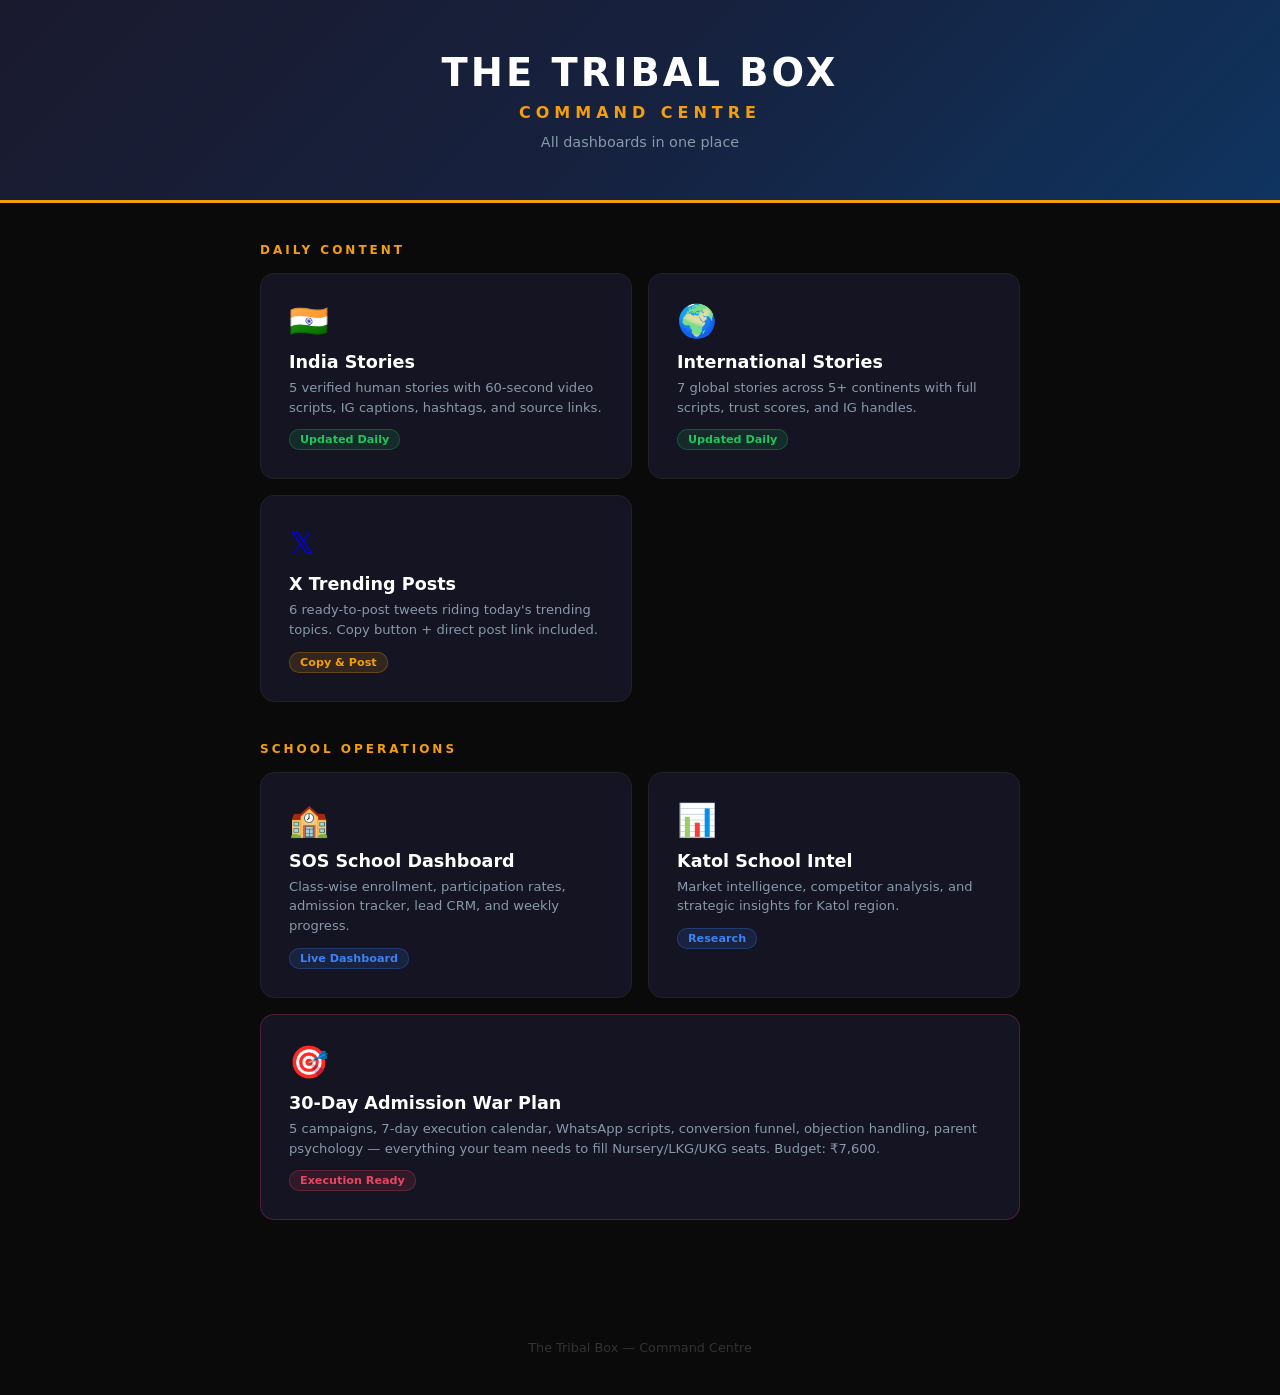
<file: home.html>
<!DOCTYPE html>
<html lang="en">
<head>
<meta charset="UTF-8">
<meta name="viewport" content="width=device-width, initial-scale=1.0">
<title>The Tribal Box — Command Centre</title>
<style>
  * { margin: 0; padding: 0; box-sizing: border-box; }
  body { font-family: 'Segoe UI', system-ui, sans-serif; background: #0a0a0a; color: #e0e0e0; min-height: 100vh; }

  .header { background: linear-gradient(135deg, #1a1a2e 0%, #16213e 50%, #0f3460 100%); padding: 50px 24px; text-align: center; border-bottom: 3px solid #f59e0b; }
  .header h1 { font-size: 2.4rem; color: #fff; letter-spacing: 3px; font-weight: 800; }
  .header .subtitle { color: #f59e0b; font-size: 1rem; margin-top: 8px; font-weight: 600; letter-spacing: 5px; text-transform: uppercase; }
  .header .date { color: #8899aa; margin-top: 12px; font-size: 0.9rem; }

  .container { max-width: 800px; margin: 0 auto; padding: 40px 20px; }

  .section-label { font-size: 0.75rem; font-weight: 700; text-transform: uppercase; letter-spacing: 3px; color: #f59e0b; margin-bottom: 16px; margin-top: 40px; }
  .section-label:first-of-type { margin-top: 0; }

  .card-grid { display: grid; grid-template-columns: 1fr 1fr; gap: 16px; }

  .card { background: #141422; border: 1px solid #222; border-radius: 14px; padding: 28px; text-decoration: none; transition: all 0.3s; display: block; }
  .card:hover { border-color: #f59e0b; transform: translateY(-2px); }
  .card .icon { font-size: 2rem; margin-bottom: 12px; }
  .card .title { font-size: 1.1rem; font-weight: 700; color: #fff; margin-bottom: 6px; }
  .card .desc { font-size: 0.82rem; color: #8899aa; line-height: 1.5; }
  .card .badge { display: inline-block; margin-top: 12px; background: #22c55e22; color: #22c55e; border: 1px solid #22c55e44; padding: 3px 10px; border-radius: 10px; font-size: 0.7rem; font-weight: 700; }
  .card .badge.orange { background: #f59e0b22; color: #f59e0b; border-color: #f59e0b44; }
  .card .badge.blue { background: #3b82f622; color: #3b82f6; border-color: #3b82f644; }

  .card.full { grid-column: 1 / -1; }

  .footer { text-align: center; padding: 40px; color: #333; font-size: 0.8rem; margin-top: 40px; }

  @media (max-width: 600px) {
    .card-grid { grid-template-columns: 1fr; }
    .header h1 { font-size: 1.6rem; }
  }
</style>
</head>
<body>

<div class="header">
  <h1>THE TRIBAL BOX</h1>
  <div class="subtitle">Command Centre</div>
  <div class="date">All dashboards in one place</div>
</div>

<div class="container">

  <div class="section-label">Daily Content</div>
  <div class="card-grid">
    <a class="card" href="index.html">
      <div class="icon">🇮🇳</div>
      <div class="title">India Stories</div>
      <div class="desc">5 verified human stories with 60-second video scripts, IG captions, hashtags, and source links.</div>
      <div class="badge">Updated Daily</div>
    </a>
    <a class="card" href="international.html">
      <div class="icon">🌍</div>
      <div class="title">International Stories</div>
      <div class="desc">7 global stories across 5+ continents with full scripts, trust scores, and IG handles.</div>
      <div class="badge">Updated Daily</div>
    </a>
    <a class="card" href="x-posts.html">
      <div class="icon">𝕏</div>
      <div class="title">X Trending Posts</div>
      <div class="desc">6 ready-to-post tweets riding today's trending topics. Copy button + direct post link included.</div>
      <div class="badge orange">Copy & Post</div>
    </a>
  </div>

  <div class="section-label">School Operations</div>
  <div class="card-grid">
    <a class="card" href="sos-dashboard/">
      <div class="icon">🏫</div>
      <div class="title">SOS School Dashboard</div>
      <div class="desc">Class-wise enrollment, participation rates, admission tracker, lead CRM, and weekly progress.</div>
      <div class="badge blue">Live Dashboard</div>
    </a>
    <a class="card" href="katol-school.html">
      <div class="icon">📊</div>
      <div class="title">Katol School Intel</div>
      <div class="desc">Market intelligence, competitor analysis, and strategic insights for Katol region.</div>
      <div class="badge blue">Research</div>
    </a>
    <a class="card full" href="admission-war-plan.html" style="border-color: #e9456044;">
      <div class="icon">🎯</div>
      <div class="title">30-Day Admission War Plan</div>
      <div class="desc">5 campaigns, 7-day execution calendar, WhatsApp scripts, conversion funnel, objection handling, parent psychology — everything your team needs to fill Nursery/LKG/UKG seats. Budget: &#8377;7,600.</div>
      <div class="badge" style="background:#e9456022; color:#e94560; border-color:#e9456044;">Execution Ready</div>
    </a>
  </div>

</div>

<div class="footer">
  The Tribal Box &mdash; Command Centre
</div>

</body>
</html>
</file>
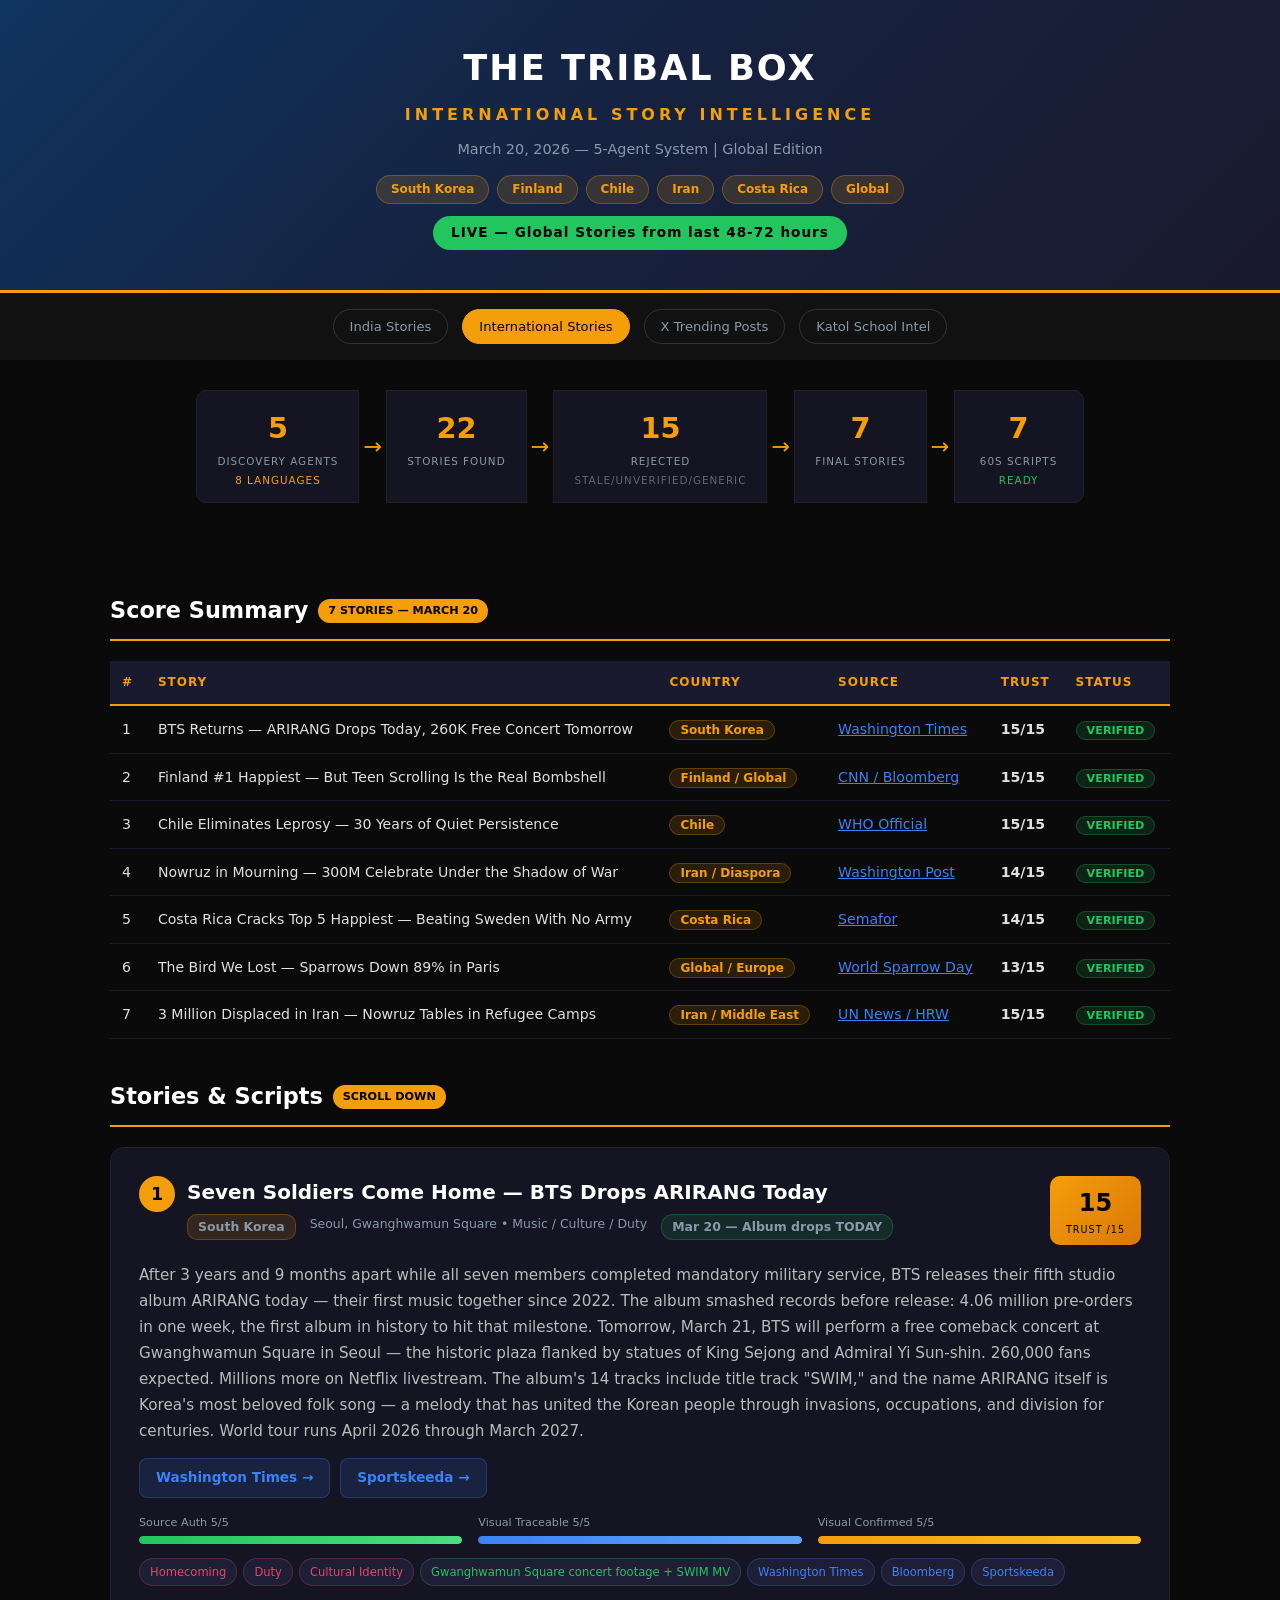
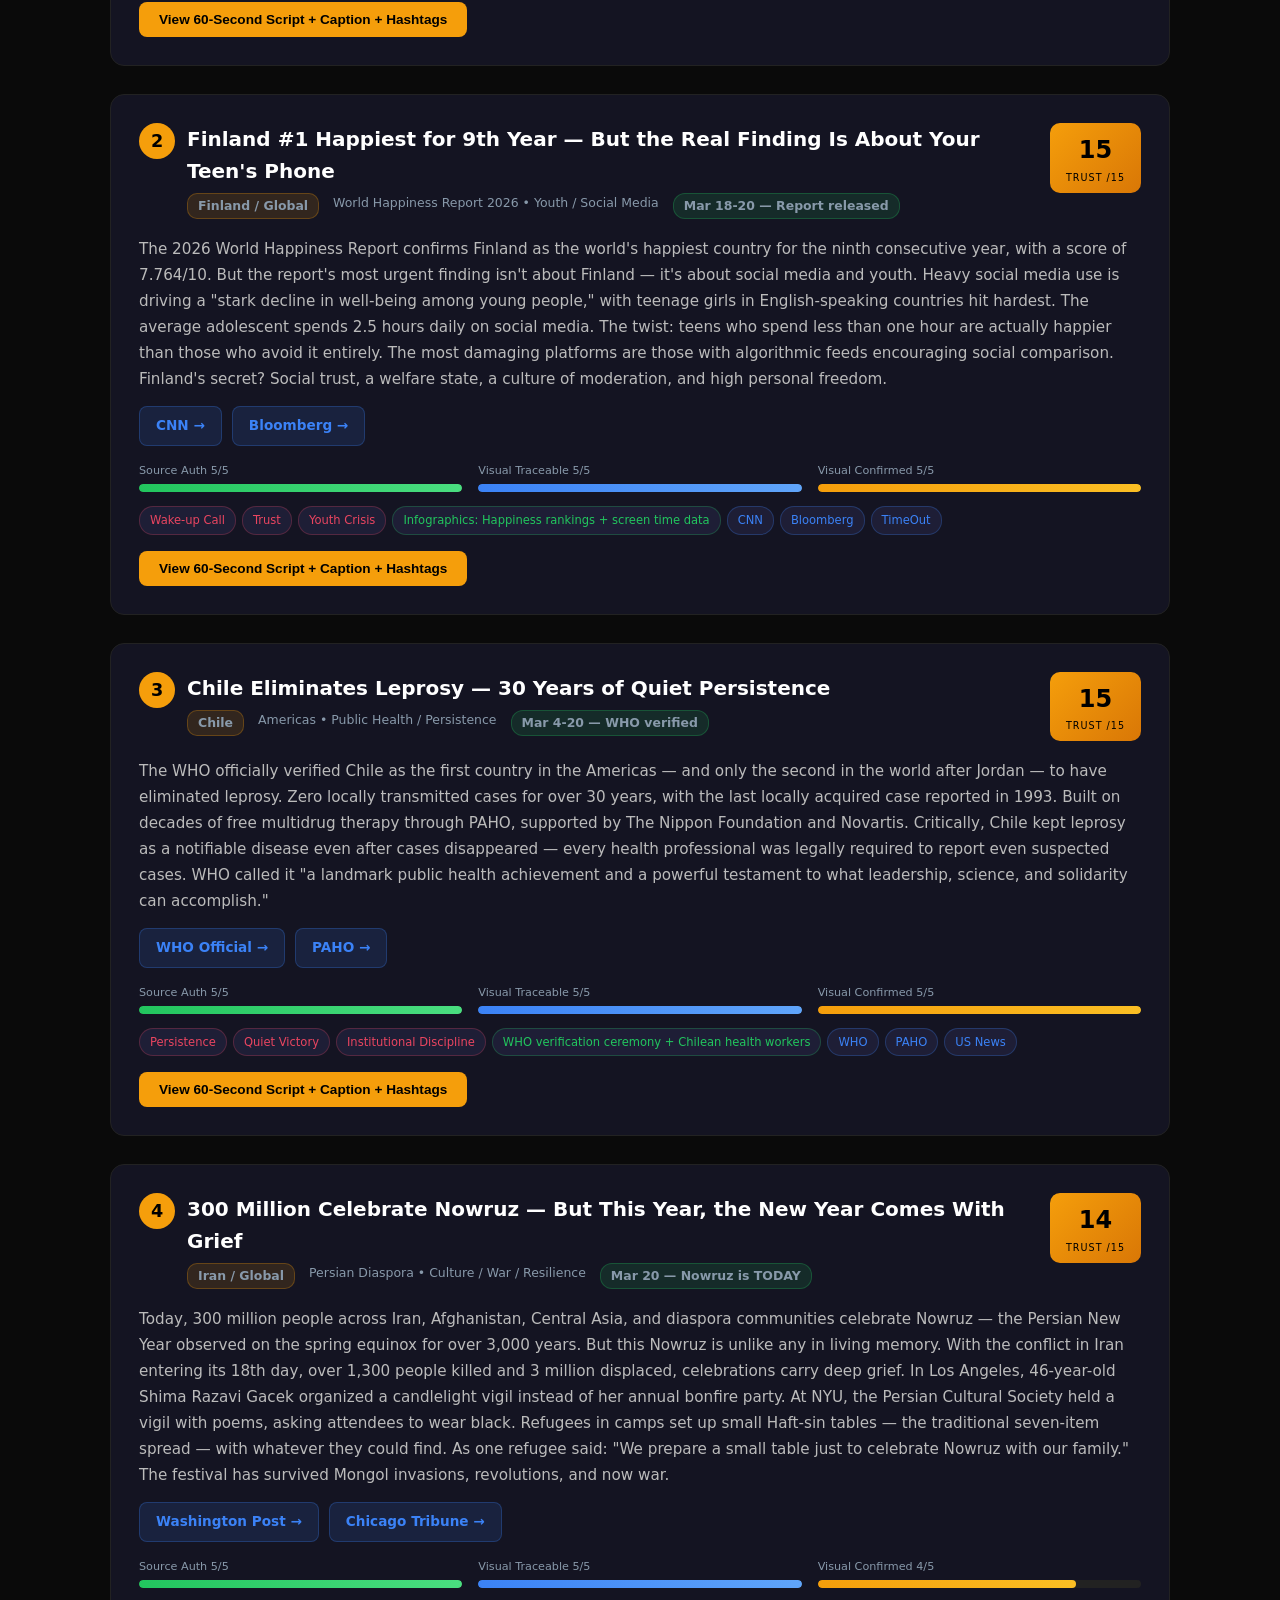
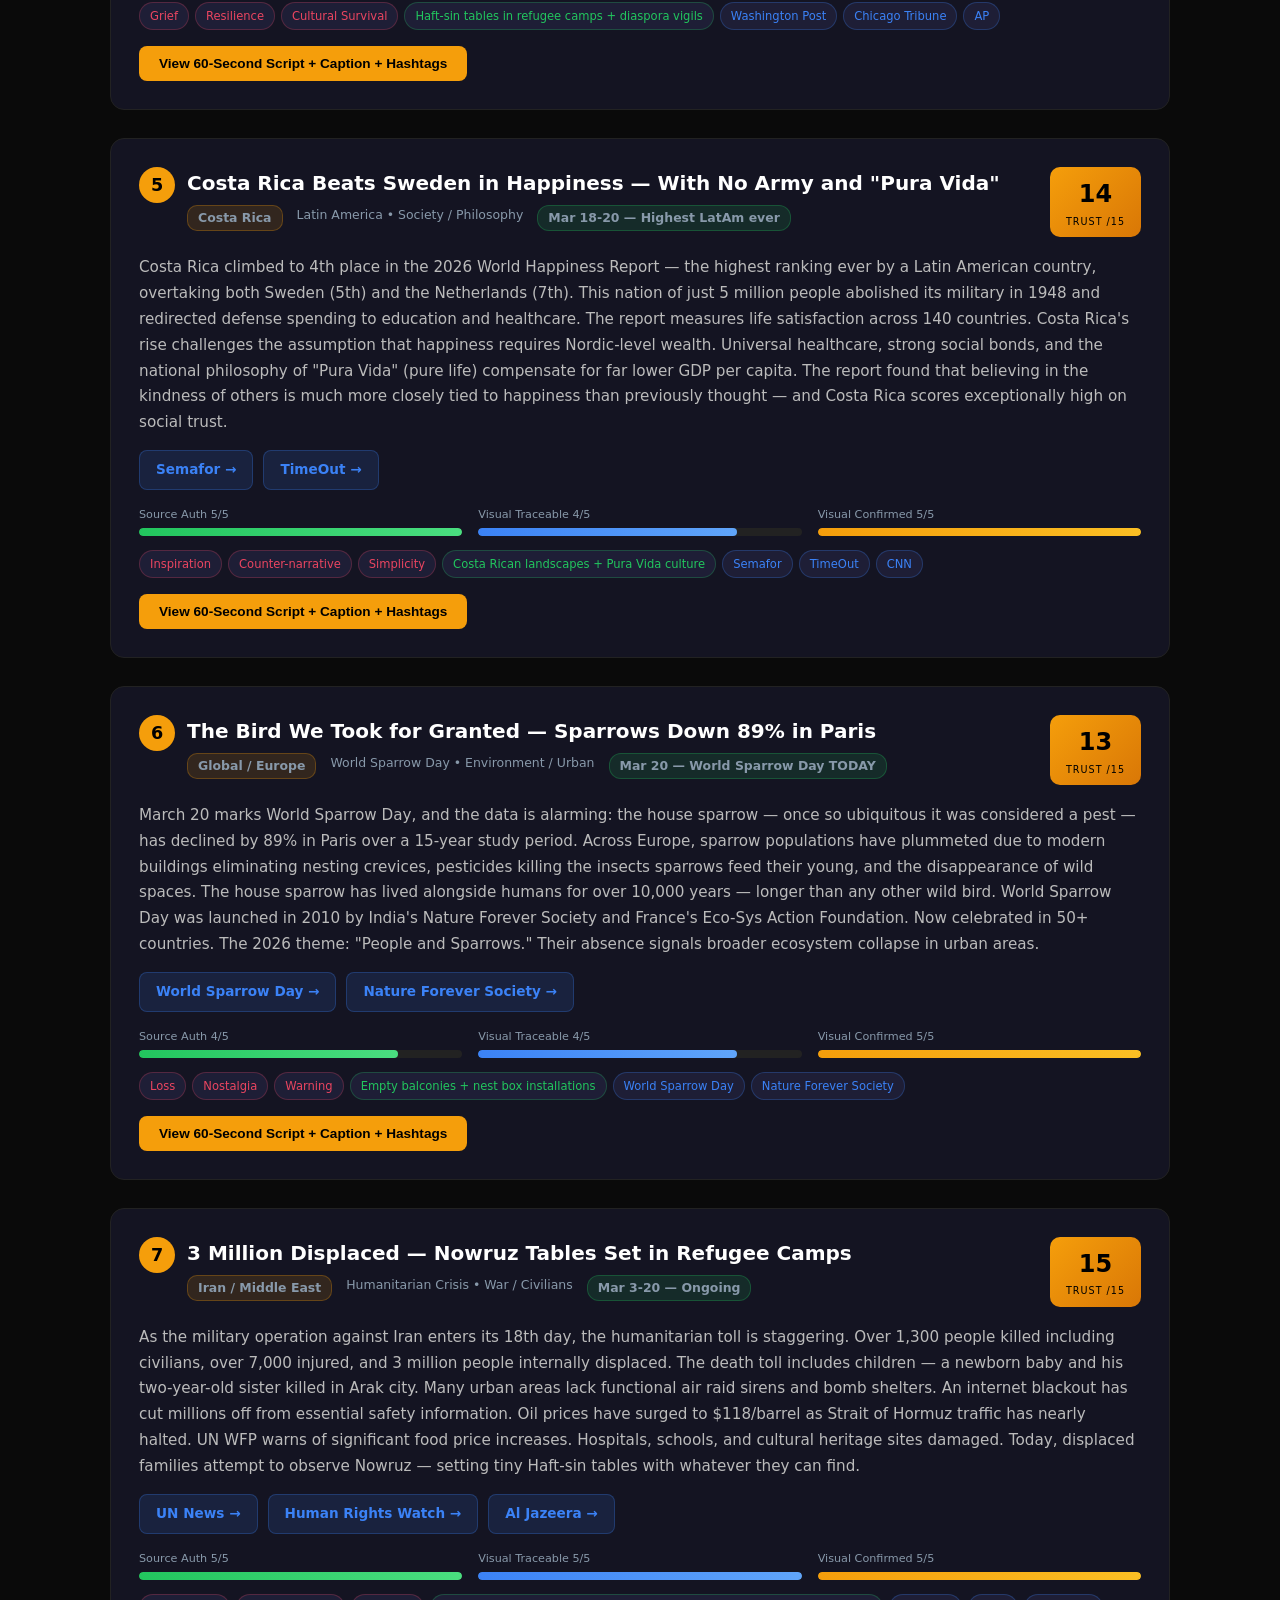
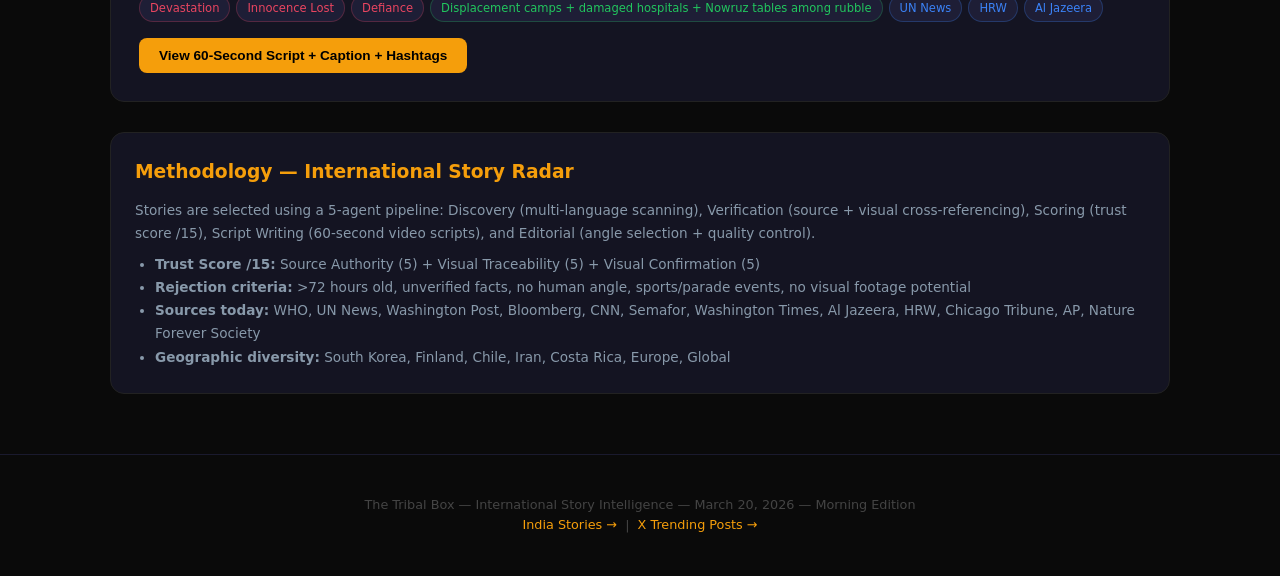
<file: international.html>
<!DOCTYPE html>
<html lang="en">
<head>
<meta charset="UTF-8">
<meta name="viewport" content="width=device-width, initial-scale=1.0">
<title>The Tribal Box — International Story Intelligence | March 20, 2026</title>
<style>
  * { margin: 0; padding: 0; box-sizing: border-box; }
  body { font-family: 'Segoe UI', system-ui, -apple-system, sans-serif; background: #0a0a0a; color: #e0e0e0; line-height: 1.6; }

  .header { background: linear-gradient(135deg, #0f3460 0%, #16213e 50%, #1a1a2e 100%); padding: 40px 24px; text-align: center; border-bottom: 3px solid #f59e0b; }
  .header h1 { font-size: 2.2rem; color: #fff; letter-spacing: 2px; }
  .header .subtitle { color: #f59e0b; font-size: 1rem; margin-top: 6px; font-weight: 600; letter-spacing: 4px; text-transform: uppercase; }
  .header .date { color: #8899aa; margin-top: 10px; font-size: 0.9rem; }
  .header .geo-tags { margin-top: 14px; display: flex; justify-content: center; flex-wrap: wrap; gap: 8px; }
  .geo-tag { background: rgba(245,158,11,0.15); color: #f59e0b; padding: 4px 14px; border-radius: 20px; font-size: 0.75rem; border: 1px solid rgba(245,158,11,0.3); font-weight: 600; }
  .header .freshness-badge { display: inline-block; background: #22c55e; color: #000; font-weight: 800; padding: 6px 18px; border-radius: 20px; margin-top: 12px; font-size: 0.85rem; letter-spacing: 1px; animation: pulse 2s infinite; }
  @keyframes pulse { 0%, 100% { opacity: 1; } 50% { opacity: 0.7; } }

  .nav-links { display: flex; justify-content: center; gap: 14px; padding: 16px; background: #111; flex-wrap: wrap; }
  .nav-links a { color: #8899aa; text-decoration: none; font-size: 0.82rem; padding: 6px 16px; border-radius: 20px; border: 1px solid #333; transition: all 0.3s; }
  .nav-links a:hover, .nav-links a.active { background: #f59e0b; color: #000; border-color: #f59e0b; }

  .pipeline { display: flex; justify-content: center; gap: 0; padding: 30px 24px; flex-wrap: wrap; }
  .pipeline-step { background: #141422; padding: 14px 20px; text-align: center; min-width: 130px; border: 1px solid #222; }
  .pipeline-step:first-child { border-radius: 10px 0 0 10px; }
  .pipeline-step:last-child { border-radius: 0 10px 10px 0; }
  .pipeline-step .num { font-size: 1.8rem; font-weight: 800; color: #f59e0b; }
  .pipeline-step .label { font-size: 0.65rem; color: #8899aa; text-transform: uppercase; letter-spacing: 1px; margin-top: 2px; }
  .pipeline-arrow { color: #f59e0b; font-size: 1.4rem; display: flex; align-items: center; padding: 0 4px; }

  .container { max-width: 1100px; margin: 0 auto; padding: 20px; }

  .section-title { font-size: 1.4rem; color: #fff; margin: 40px 0 20px; padding-bottom: 10px; border-bottom: 2px solid #f59e0b; display: flex; align-items: center; gap: 10px; }
  .badge { background: #f59e0b; color: #000; font-size: 0.7rem; padding: 3px 10px; border-radius: 20px; font-weight: 700; }

  .summary-table { width: 100%; border-collapse: collapse; margin-top: 16px; }
  .summary-table th { background: #1a1a2e; color: #f59e0b; padding: 12px; text-align: left; font-size: 0.75rem; text-transform: uppercase; letter-spacing: 1px; border-bottom: 2px solid #f59e0b; }
  .summary-table td { padding: 12px; border-bottom: 1px solid #1a1a2e; font-size: 0.88rem; }
  .summary-table tr:hover td { background: #111; }
  .freshness-tag { background: #22c55e22; color: #22c55e; border: 1px solid #22c55e44; padding: 2px 10px; border-radius: 12px; font-size: 0.7rem; font-weight: 700; }

  .story-card { background: #141422; border-radius: 14px; padding: 28px; margin-bottom: 28px; border: 1px solid #222; transition: border-color 0.3s; }
  .story-card:hover { border-color: #f59e0b; }
  .story-card-header { display: flex; justify-content: space-between; align-items: flex-start; flex-wrap: wrap; gap: 12px; }
  .story-rank { background: #f59e0b; color: #000; width: 36px; height: 36px; border-radius: 50%; display: flex; align-items: center; justify-content: center; font-weight: 800; font-size: 1.1rem; flex-shrink: 0; }
  .story-title-wrap { flex: 1; min-width: 200px; }
  .story-title { font-size: 1.25rem; color: #fff; font-weight: 700; }
  .story-meta { display: flex; gap: 14px; margin-top: 6px; flex-wrap: wrap; }
  .story-meta span { font-size: 0.78rem; color: #8899aa; }
  .country-flag { background: #f59e0b22; color: #f59e0b; padding: 2px 10px; border-radius: 10px; font-weight: 600; font-size: 0.75rem; border: 1px solid #f59e0b44; }
  .story-score-box { background: linear-gradient(135deg, #f59e0b, #d97706); color: #000; padding: 8px 16px; border-radius: 10px; text-align: center; flex-shrink: 0; }
  .story-score-box .score { font-size: 1.5rem; font-weight: 800; }
  .story-score-box .score-label { font-size: 0.6rem; text-transform: uppercase; letter-spacing: 1px; }

  .story-body { margin-top: 18px; }
  .story-desc { color: #bbb; font-size: 0.95rem; line-height: 1.7; }

  .score-bars { display: flex; gap: 16px; margin-top: 16px; flex-wrap: wrap; }
  .score-bar { flex: 1; min-width: 100px; }
  .score-bar-label { font-size: 0.7rem; color: #8899aa; margin-bottom: 4px; }
  .score-bar-track { background: #222; border-radius: 6px; height: 8px; overflow: hidden; }
  .score-bar-fill { height: 100%; border-radius: 6px; }
  .fill-red { background: linear-gradient(90deg, #e94560, #ff6b6b); }
  .fill-green { background: linear-gradient(90deg, #22c55e, #4ade80); }
  .fill-blue { background: linear-gradient(90deg, #3b82f6, #60a5fa); }
  .fill-orange { background: linear-gradient(90deg, #f59e0b, #fbbf24); }

  .tags { display: flex; gap: 6px; margin-top: 14px; flex-wrap: wrap; }
  .tag { background: #1e1e36; color: #8899aa; padding: 4px 10px; border-radius: 14px; font-size: 0.72rem; border: 1px solid #2a2a44; }
  .tag.emotion { border-color: #e9456044; color: #e94560; }
  .tag.visual { border-color: #22c55e44; color: #22c55e; }
  .tag.source { border-color: #3b82f644; color: #3b82f6; }

  .script-toggle { background: #f59e0b; color: #000; border: none; padding: 10px 20px; border-radius: 8px; cursor: pointer; font-weight: 700; font-size: 0.85rem; margin-top: 16px; transition: background 0.3s; }
  .script-toggle:hover { background: #fbbf24; }
  .script-content { display: none; margin-top: 16px; background: #0d0d1a; border: 1px solid #222; border-radius: 10px; padding: 24px; }
  .script-content.active { display: block; }
  .script-content h4 { color: #f59e0b; margin-bottom: 10px; font-size: 0.9rem; text-transform: uppercase; letter-spacing: 2px; }
  .script-content .hook { font-size: 1.1rem; color: #fff; font-weight: 700; font-style: italic; margin-bottom: 16px; padding: 12px; background: #141422; border-left: 3px solid #f59e0b; border-radius: 4px; }
  .script-content pre { white-space: pre-wrap; font-family: 'Segoe UI', sans-serif; color: #ccc; font-size: 0.88rem; line-height: 1.8; }
  .script-content .caption-box { background: #141422; padding: 16px; border-radius: 8px; margin-top: 14px; border: 1px solid #222; }
  .script-content .caption-box p { color: #bbb; font-size: 0.9rem; line-height: 1.7; }
  .hashtags { color: #3b82f6; font-size: 0.82rem; margin-top: 10px; line-height: 1.8; }
  .ig-accounts { color: #22c55e; font-size: 0.82rem; margin-top: 8px; }

  .unseen-angle { background: #1a1520; border-left: 3px solid #a855f7; padding: 12px 16px; border-radius: 0 8px 8px 0; margin-top: 14px; }
  .unseen-angle h5 { color: #a855f7; font-size: 0.8rem; text-transform: uppercase; letter-spacing: 1px; margin-bottom: 6px; }
  .unseen-angle p { color: #bbb; font-size: 0.85rem; }

  .tribal-angle { background: #0f1a0f; border-left: 3px solid #10b981; padding: 12px 16px; border-radius: 0 8px 8px 0; margin-top: 10px; }
  .tribal-angle h5 { color: #10b981; font-size: 0.8rem; text-transform: uppercase; letter-spacing: 1px; margin-bottom: 6px; }
  .tribal-angle p { color: #bbb; font-size: 0.85rem; }

  .methodology { background: #141422; border-radius: 14px; padding: 24px; margin-top: 30px; border: 1px solid #222; }
  .methodology h3 { color: #f59e0b; margin-bottom: 12px; }
  .methodology p, .methodology li { color: #8899aa; font-size: 0.85rem; line-height: 1.7; }
  .methodology ul { padding-left: 20px; margin-top: 8px; }

  .footer { text-align: center; padding: 40px 20px; color: #444; font-size: 0.8rem; border-top: 1px solid #1a1a2e; margin-top: 40px; }
  .footer a { color: #f59e0b; text-decoration: none; }

  @media (max-width: 700px) {
    .header h1 { font-size: 1.4rem; }
    .pipeline { gap: 0; }
    .pipeline-step { min-width: 80px; padding: 10px 8px; }
    .pipeline-step .num { font-size: 1.2rem; }
    .story-card { padding: 18px; }
    .story-card-header { flex-direction: column; }
  }
</style>
</head>
<body>

<div class="header">
  <h1>THE TRIBAL BOX</h1>
  <div class="subtitle">International Story Intelligence</div>
  <div class="date">March 20, 2026 &mdash; 5-Agent System | Global Edition</div>
  <div class="geo-tags">
    <span class="geo-tag">South Korea</span>
    <span class="geo-tag">Finland</span>
    <span class="geo-tag">Chile</span>
    <span class="geo-tag">Iran</span>
    <span class="geo-tag">Costa Rica</span>
    <span class="geo-tag">Global</span>
  </div>
  <div class="freshness-badge">LIVE &mdash; Global Stories from last 48-72 hours</div>
</div>

<div class="nav-links">
  <a href="index.html">India Stories</a>
  <a href="international.html" class="active">International Stories</a>
  <a href="x-posts.html">X Trending Posts</a>
  <a href="katol-school.html">Katol School Intel</a>
</div>

<div class="pipeline">
  <div class="pipeline-step"><div class="num">5</div><div class="label">Discovery Agents</div><div class="label" style="color:#f59e0b">8 Languages</div></div>
  <div class="pipeline-arrow">&rarr;</div>
  <div class="pipeline-step"><div class="num">22</div><div class="label">Stories Found</div></div>
  <div class="pipeline-arrow">&rarr;</div>
  <div class="pipeline-step"><div class="num">15</div><div class="label">Rejected</div><div class="label" style="color:#666">stale/unverified/generic</div></div>
  <div class="pipeline-arrow">&rarr;</div>
  <div class="pipeline-step"><div class="num">7</div><div class="label">Final Stories</div></div>
  <div class="pipeline-arrow">&rarr;</div>
  <div class="pipeline-step"><div class="num">7</div><div class="label">60s Scripts</div><div class="label" style="color:#22c55e">Ready</div></div>
</div>

<div class="container">

<h2 class="section-title">Score Summary <span class="badge">7 STORIES &mdash; MARCH 20</span></h2>
<table class="summary-table">
<tr><th>#</th><th>Story</th><th>Country</th><th>Source</th><th>Trust</th><th>Status</th></tr>
<tr><td>1</td><td>BTS Returns — ARIRANG Drops Today, 260K Free Concert Tomorrow</td><td><span class="country-flag">South Korea</span></td><td><a href="https://www.washingtontimes.com/news/2026/mar/19/arirang-bts-stage-long-awaited-comeback-concert-seoul-landmark/" style="color:#3b82f6" target="_blank">Washington Times</a></td><td><strong>15/15</strong></td><td><span class="freshness-tag">VERIFIED</span></td></tr>
<tr><td>2</td><td>Finland #1 Happiest — But Teen Scrolling Is the Real Bombshell</td><td><span class="country-flag">Finland / Global</span></td><td><a href="https://www.cnn.com/2026/03/18/travel/worlds-happiest-countries-2026-wellness" style="color:#3b82f6" target="_blank">CNN / Bloomberg</a></td><td><strong>15/15</strong></td><td><span class="freshness-tag">VERIFIED</span></td></tr>
<tr><td>3</td><td>Chile Eliminates Leprosy — 30 Years of Quiet Persistence</td><td><span class="country-flag">Chile</span></td><td><a href="https://www.who.int/news/item/04-03-2026-chile-becomes-the-first-country-in-the-americas-to-be-verified-by-who-for-the-elimination-of-leprosy" style="color:#3b82f6" target="_blank">WHO Official</a></td><td><strong>15/15</strong></td><td><span class="freshness-tag">VERIFIED</span></td></tr>
<tr><td>4</td><td>Nowruz in Mourning — 300M Celebrate Under the Shadow of War</td><td><span class="country-flag">Iran / Diaspora</span></td><td><a href="https://www.washingtonpost.com/lifestyle/2026/03/19/iranian-american-nowruz-spring-celebration-war/" style="color:#3b82f6" target="_blank">Washington Post</a></td><td><strong>14/15</strong></td><td><span class="freshness-tag">VERIFIED</span></td></tr>
<tr><td>5</td><td>Costa Rica Cracks Top 5 Happiest — Beating Sweden With No Army</td><td><span class="country-flag">Costa Rica</span></td><td><a href="https://www.semafor.com/article/03/19/2026/costa-rica-ranked-fourth-happiest-country-a-first-for-latam" style="color:#3b82f6" target="_blank">Semafor</a></td><td><strong>14/15</strong></td><td><span class="freshness-tag">VERIFIED</span></td></tr>
<tr><td>6</td><td>The Bird We Lost — Sparrows Down 89% in Paris</td><td><span class="country-flag">Global / Europe</span></td><td><a href="https://www.worldsparrowday.org/" style="color:#3b82f6" target="_blank">World Sparrow Day</a></td><td><strong>13/15</strong></td><td><span class="freshness-tag">VERIFIED</span></td></tr>
<tr><td>7</td><td>3 Million Displaced in Iran — Nowruz Tables in Refugee Camps</td><td><span class="country-flag">Iran / Middle East</span></td><td><a href="https://news.un.org/en/story/2026/03/1167138" style="color:#3b82f6" target="_blank">UN News / HRW</a></td><td><strong>15/15</strong></td><td><span class="freshness-tag">VERIFIED</span></td></tr>
</table>

<h2 class="section-title">Stories &amp; Scripts <span class="badge">SCROLL DOWN</span></h2>

<!-- STORY 1: BTS ARIRANG -->
<div class="story-card" id="story1">
  <div class="story-card-header">
    <div class="story-rank">1</div>
    <div class="story-title-wrap">
      <div class="story-title">Seven Soldiers Come Home — BTS Drops ARIRANG Today</div>
      <div class="story-meta">
        <span class="country-flag">South Korea</span>
        <span>Seoul, Gwanghwamun Square &bull; Music / Culture / Duty</span>
        <span class="freshness-tag">Mar 20 &mdash; Album drops TODAY</span>
      </div>
    </div>
    <div class="story-score-box"><div class="score">15</div><div class="score-label">trust /15</div></div>
  </div>
  <div class="story-body">
    <p class="story-desc">After 3 years and 9 months apart while all seven members completed mandatory military service, BTS releases their fifth studio album ARIRANG today — their first music together since 2022. The album smashed records before release: 4.06 million pre-orders in one week, the first album in history to hit that milestone. Tomorrow, March 21, BTS will perform a free comeback concert at Gwanghwamun Square in Seoul — the historic plaza flanked by statues of King Sejong and Admiral Yi Sun-shin. 260,000 fans expected. Millions more on Netflix livestream. The album's 14 tracks include title track "SWIM," and the name ARIRANG itself is Korea's most beloved folk song — a melody that has united the Korean people through invasions, occupations, and division for centuries. World tour runs April 2026 through March 2027.</p>
    <div style="margin-top:14px; display:flex; gap:10px; flex-wrap:wrap;">
      <a href="https://www.washingtontimes.com/news/2026/mar/19/arirang-bts-stage-long-awaited-comeback-concert-seoul-landmark/" target="_blank" style="background:#3b82f622; color:#3b82f6; padding:8px 16px; border-radius:8px; text-decoration:none; font-size:0.85rem; font-weight:700; border:1px solid #3b82f644;">Washington Times &rarr;</a>
      <a href="https://www.sportskeeda.com/us/k-pop/news-bts-paved-the-way-fans-celebrate-bts-arirang-becomes-first-album-history-surpass-4-million-pre-orders-just-one-week" target="_blank" style="background:#3b82f622; color:#3b82f6; padding:8px 16px; border-radius:8px; text-decoration:none; font-size:0.85rem; font-weight:700; border:1px solid #3b82f644;">Sportskeeda &rarr;</a>
    </div>
    <div class="score-bars">
      <div class="score-bar"><div class="score-bar-label">Source Auth 5/5</div><div class="score-bar-track"><div class="score-bar-fill fill-green" style="width:100%"></div></div></div>
      <div class="score-bar"><div class="score-bar-label">Visual Traceable 5/5</div><div class="score-bar-track"><div class="score-bar-fill fill-blue" style="width:100%"></div></div></div>
      <div class="score-bar"><div class="score-bar-label">Visual Confirmed 5/5</div><div class="score-bar-track"><div class="score-bar-fill fill-orange" style="width:100%"></div></div></div>
    </div>
    <div class="tags">
      <span class="tag emotion">Homecoming</span><span class="tag emotion">Duty</span><span class="tag emotion">Cultural Identity</span>
      <span class="tag visual">Gwanghwamun Square concert footage + SWIM MV</span>
      <span class="tag source">Washington Times</span><span class="tag source">Bloomberg</span><span class="tag source">Sportskeeda</span>
    </div>
    <button class="script-toggle" onclick="toggleScript('s1')">View 60-Second Script + Caption + Hashtags</button>
    <div class="script-content" id="s1">
      <h4>Opening Hook</h4>
      <div class="hook">"They were the biggest band on earth. They stopped everything to serve their country. Today, they're back."</div>
      <h4>60-Second Script</h4>
      <pre>[0-5s] [FOOTAGE: Seven young men in military uniforms. Shaved heads. Saluting. Different bases across South Korea.]
NARRATOR: "They were the biggest band on earth. 40 billion streams. Sold-out stadiums on every continent. Then they stopped."

[5-12s] [MILITARY SERVICE: Training montages. Marching. Cold mornings. 3 years and 9 months. All seven served.]
NARRATOR: "All seven members of BTS enlisted for mandatory military service. Not one sought an exemption. Not one complained. They just went."

[12-20s] [THE ALBUM: ARIRANG. Cover art. Track list. 14 songs. The pre-order counter hitting 4.06 million.]
NARRATOR: "Today — March 20, 2026 — they drop ARIRANG. Named after Korea's most sacred folk song. 4 million pre-orders in one week. The first album in history to do that."

[20-28s] [GWANGHWAMUN: The square at sunset. Statues of Sejong and Yi Sun-shin. 260,000 fans gathering.]
NARRATOR: "Tomorrow, they'll perform for free at Gwanghwamun Square — where Korea's democracy was born. 260,000 fans. No ticket price. Because this isn't a concert. It's a homecoming."

[28-38s] [THE FANS: ARMY in Seoul. Crying. Holding banners. "Welcome home." Purple lights filling the square.]
NARRATOR: "ARMY waited four years. They didn't leave. They didn't find another band. They waited. And tomorrow, when seven men walk onto that stage — it won't be a comeback. It'll be proof that some things are worth waiting for."

[38-48s] [ARIRANG: The folk song playing. Old footage of Koreans singing it through history — occupation, division, Olympics, now BTS.]
NARRATOR: "ARIRANG is a song that has carried Korea through every crisis. Invasions. Occupation. Division. Now, seven soldiers are singing it back to their people."

[48-55s] [THE CHOICE: They chose duty. They chose to come back at a square, not an arena. They chose a folk song, not a pop title.]
NARRATOR: "They could have come back anywhere. They chose the square with the statues. They could have named the album anything. They chose the song their grandmothers sang."

[55-60s] [BLACK SCREEN. White text:]
"4 years apart. 7 soldiers. 1 folk song.
Welcome home, BTS."
[Sound: The first notes of ARIRANG, then silence.]</pre>
      <h4>3-Word Caption</h4>
      <div class="caption-box" style="border-left: 3px solid #f59e0b; margin-bottom: 10px;"><p style="font-size: 1.2rem; font-weight: 800; color: #fff;">Soldiers came home.</p></div>
      <h4>Instagram Description</h4>
      <div class="caption-box"><p>They were the biggest band on earth.<br><br>40 billion streams. Sold-out stadiums on every continent.<br><br>Then they stopped. All seven enlisted for military service. Not one sought an exemption.<br><br>Today — after 3 years and 9 months apart — BTS drops ARIRANG. 14 tracks. Named after Korea's most sacred folk song.<br><br>4.06 million pre-orders in one week. The first album in history to do that.<br><br>Tomorrow, they'll perform for FREE at Gwanghwamun Square — where Korea's democracy was born. 260,000 fans. No ticket price.<br><br>They could have come back at any arena. They chose the square with the statues of King Sejong and Admiral Yi Sun-shin.<br><br>They could have named the album anything. They named it after the song their grandmothers sang.<br><br>That's not a comeback. That's a homecoming.<br><br>Source: Washington Times, Bloomberg, Sportskeeda</p></div>
      <div class="hashtags">#BTS #ARIRANG #BTSisBack #BTSARMY #SWIM #Gwanghwamun #Seoul #KPop #BTS_Comeback #WelcomeHomeBTS #MilitaryService #CulturalIcon #HumanStory #ThingsNoOneTalksAbout #SoldiersCameHome</div>
      <div class="ig-accounts">Tag: @bts.bighitofficial @haborecords @netflixkr @humans.of.the.world</div>
      <div class="unseen-angle">
        <h5>Unseen Angle</h5>
        <p>Everyone is covering the record-breaking numbers. No one is talking about the venue choice. Gwanghwamun Square isn't just a public space — it's where South Koreans gathered to demand democracy, where candlelight protests changed the government. BTS choosing this square, performing for free, naming their album after a folk song — this is a statement about who they are. Not pop stars. Koreans.</p>
      </div>
      <div class="tribal-angle">
        <h5>The Tribal Box Angle</h5>
        <p>They were the biggest band on earth. They stopped everything to serve their country. Now they're back — performing for free at the square where Korea's democracy was born. They named their album after a folk song, not a chart strategy. That's not a comeback. That's a homecoming.</p>
      </div>
    </div>
  </div>
</div>

<!-- STORY 2: FINLAND HAPPINESS + TEEN SCROLLING -->
<div class="story-card" id="story2">
  <div class="story-card-header">
    <div class="story-rank">2</div>
    <div class="story-title-wrap">
      <div class="story-title">Finland #1 Happiest for 9th Year — But the Real Finding Is About Your Teen's Phone</div>
      <div class="story-meta">
        <span class="country-flag">Finland / Global</span>
        <span>World Happiness Report 2026 &bull; Youth / Social Media</span>
        <span class="freshness-tag">Mar 18-20 &mdash; Report released</span>
      </div>
    </div>
    <div class="story-score-box"><div class="score">15</div><div class="score-label">trust /15</div></div>
  </div>
  <div class="story-body">
    <p class="story-desc">The 2026 World Happiness Report confirms Finland as the world's happiest country for the ninth consecutive year, with a score of 7.764/10. But the report's most urgent finding isn't about Finland — it's about social media and youth. Heavy social media use is driving a "stark decline in well-being among young people," with teenage girls in English-speaking countries hit hardest. The average adolescent spends 2.5 hours daily on social media. The twist: teens who spend less than one hour are actually happier than those who avoid it entirely. The most damaging platforms are those with algorithmic feeds encouraging social comparison. Finland's secret? Social trust, a welfare state, a culture of moderation, and high personal freedom.</p>
    <div style="margin-top:14px; display:flex; gap:10px; flex-wrap:wrap;">
      <a href="https://www.cnn.com/2026/03/18/travel/worlds-happiest-countries-2026-wellness" target="_blank" style="background:#3b82f622; color:#3b82f6; padding:8px 16px; border-radius:8px; text-decoration:none; font-size:0.85rem; font-weight:700; border:1px solid #3b82f644;">CNN &rarr;</a>
      <a href="https://www.bloomberg.com/news/articles/2026-03-19/world-happiness-report-says-social-media-makes-teens-unhappy" target="_blank" style="background:#3b82f622; color:#3b82f6; padding:8px 16px; border-radius:8px; text-decoration:none; font-size:0.85rem; font-weight:700; border:1px solid #3b82f644;">Bloomberg &rarr;</a>
    </div>
    <div class="score-bars">
      <div class="score-bar"><div class="score-bar-label">Source Auth 5/5</div><div class="score-bar-track"><div class="score-bar-fill fill-green" style="width:100%"></div></div></div>
      <div class="score-bar"><div class="score-bar-label">Visual Traceable 5/5</div><div class="score-bar-track"><div class="score-bar-fill fill-blue" style="width:100%"></div></div></div>
      <div class="score-bar"><div class="score-bar-label">Visual Confirmed 5/5</div><div class="score-bar-track"><div class="score-bar-fill fill-orange" style="width:100%"></div></div></div>
    </div>
    <div class="tags">
      <span class="tag emotion">Wake-up Call</span><span class="tag emotion">Trust</span><span class="tag emotion">Youth Crisis</span>
      <span class="tag visual">Infographics: Happiness rankings + screen time data</span>
      <span class="tag source">CNN</span><span class="tag source">Bloomberg</span><span class="tag source">TimeOut</span>
    </div>
    <button class="script-toggle" onclick="toggleScript('s2')">View 60-Second Script + Caption + Hashtags</button>
    <div class="script-content" id="s2">
      <h4>Opening Hook</h4>
      <div class="hook">"The happiest country on earth runs on saunas and trust. The unhappiest teenagers on earth? They run on 2.5 hours of scrolling."</div>
      <h4>60-Second Script</h4>
      <pre>[0-5s] [FINLAND: Snow. Saunas. People walking in forests. A stillness that looks intentional.]
NARRATOR: "Finland just won the happiest country on earth — for the ninth year in a row. Their score: 7.764 out of 10."

[5-12s] [DATA: Rankings scrolling. Finland, Denmark, Iceland, Costa Rica, Sweden... India at 116th.]
NARRATOR: "But that's not the finding that should keep you up tonight."

[12-20s] [TEENAGERS: Scrolling phones. Blue light on faces. 2:30 AM timestamps. Instagram. TikTok. Snapchat.]
NARRATOR: "The same report found that heavy social media use is measurably making teenagers sadder. The average teen scrolls 2.5 hours a day. Teenage girls in English-speaking countries are hit hardest."

[20-28s] [THE TWIST: A graph. Happiness peaks at under 1 hour of social media. Then drops at 0 hours. And crashes at 2.5+ hours.]
NARRATOR: "Here's the twist. Teens who spend less than one hour on social media are happier than those who quit entirely. The sweet spot is moderation. Not abstinence. Not addiction. Balance."

[28-38s] [ALGORITHMIC FEEDS: Instagram explore pages. TikTok autoplay. Comparison culture. Perfect bodies. Perfect lives.]
NARRATOR: "The most damaging platforms? The ones with algorithmic feeds that show you everyone else's highlight reel. Visual comparison. Curated perfection. The report says it plainly: algorithms are making your children sad."

[38-48s] [FINLAND'S SECRET: Trust. People leaving bags unattended. Welfare. Healthcare. Modest homes. Saunas with strangers.]
NARRATOR: "And Finland? Their secret isn't wealth. They're not the richest. It's trust. People trust each other. They trust institutions. They don't compete — they cooperate. And they have saunas. Lots of saunas."

[48-55s] [SPLIT SCREEN: A Finnish teenager reading a book in a forest. An American teenager scrolling at 2 AM.]
NARRATOR: "Two teenagers. Same planet. One lives in a country that chose trust. The other lives in an algorithm that chose engagement."

[55-60s] [BLACK SCREEN. White text:]
"Happiest country: saunas and trust.
Unhappiest teenagers: 2.5 hours of scrolling.
Same report. Same species. Different choices."</pre>
      <h4>3-Word Caption</h4>
      <div class="caption-box" style="border-left: 3px solid #f59e0b; margin-bottom: 10px;"><p style="font-size: 1.2rem; font-weight: 800; color: #fff;">Scrolling into sadness.</p></div>
      <h4>Instagram Description</h4>
      <div class="caption-box"><p>The World Happiness Report 2026 is out.<br><br>Finland is #1 — for the ninth year in a row. Their secret? Trust. Equality. Moderation.<br><br>But the real bombshell isn't about Finland.<br><br>The report found that heavy social media use is measurably making teenagers sadder. 2.5 hours of daily scrolling. Teenage girls hit hardest.<br><br>The twist: teens who spend LESS than 1 hour on social media are happier than those who quit entirely. The sweet spot is moderation — not abstinence.<br><br>The most damaging platforms? Algorithmic feeds that encourage social comparison. Visual perfection. Curated lives.<br><br>Two findings. One report. A mirror for the world:<br><br>The happiest country runs on trust. The unhappiest generation runs on algorithms.<br><br>Source: CNN, Bloomberg, World Happiness Report</p></div>
      <div class="hashtags">#WorldHappinessReport #InternationalDayOfHappiness #Finland #HappinessIndex #SocialMedia #TeenMentalHealth #ScreenTime #Algorithm #DigitalWellbeing #Trust #PuraVida #HumanStory #ThingsNoOneTalksAbout #ScrollingIntoSadness #WakeUpCall</div>
      <div class="ig-accounts">Tag: @worldhappinessreport @cnn @bloomberg @who @humans.of.the.world</div>
      <div class="unseen-angle">
        <h5>Unseen Angle</h5>
        <p>Everyone is sharing the rankings. No one is talking about the one-hour finding. The report doesn't say "quit social media." It says the sweet spot is under one hour. Teens who avoid social media entirely are LESS happy than those who use it moderately. The story isn't "phones are bad." The story is: we've built platforms optimized for engagement, not well-being. And the data now proves the cost.</p>
      </div>
      <div class="tribal-angle">
        <h5>The Tribal Box Angle</h5>
        <p>Finland doesn't have the best weather or the biggest economy. But it has something most countries have lost: people who trust each other. Meanwhile, the same report found your teen's 2.5 hours of daily scrolling is measurably making them sadder. Two findings. One report. A mirror for the world.</p>
      </div>
    </div>
  </div>
</div>

<!-- STORY 3: CHILE LEPROSY -->
<div class="story-card" id="story3">
  <div class="story-card-header">
    <div class="story-rank">3</div>
    <div class="story-title-wrap">
      <div class="story-title">Chile Eliminates Leprosy — 30 Years of Quiet Persistence</div>
      <div class="story-meta">
        <span class="country-flag">Chile</span>
        <span>Americas &bull; Public Health / Persistence</span>
        <span class="freshness-tag">Mar 4-20 &mdash; WHO verified</span>
      </div>
    </div>
    <div class="story-score-box"><div class="score">15</div><div class="score-label">trust /15</div></div>
  </div>
  <div class="story-body">
    <p class="story-desc">The WHO officially verified Chile as the first country in the Americas — and only the second in the world after Jordan — to have eliminated leprosy. Zero locally transmitted cases for over 30 years, with the last locally acquired case reported in 1993. Built on decades of free multidrug therapy through PAHO, supported by The Nippon Foundation and Novartis. Critically, Chile kept leprosy as a notifiable disease even after cases disappeared — every health professional was legally required to report even suspected cases. WHO called it "a landmark public health achievement and a powerful testament to what leadership, science, and solidarity can accomplish."</p>
    <div style="margin-top:14px; display:flex; gap:10px; flex-wrap:wrap;">
      <a href="https://www.who.int/news/item/04-03-2026-chile-becomes-the-first-country-in-the-americas-to-be-verified-by-who-for-the-elimination-of-leprosy" target="_blank" style="background:#3b82f622; color:#3b82f6; padding:8px 16px; border-radius:8px; text-decoration:none; font-size:0.85rem; font-weight:700; border:1px solid #3b82f644;">WHO Official &rarr;</a>
      <a href="https://www.paho.org/en/news/4-3-2026-chile-becomes-first-country-americas-be-verified-who-elimination-leprosy" target="_blank" style="background:#3b82f622; color:#3b82f6; padding:8px 16px; border-radius:8px; text-decoration:none; font-size:0.85rem; font-weight:700; border:1px solid #3b82f644;">PAHO &rarr;</a>
    </div>
    <div class="score-bars">
      <div class="score-bar"><div class="score-bar-label">Source Auth 5/5</div><div class="score-bar-track"><div class="score-bar-fill fill-green" style="width:100%"></div></div></div>
      <div class="score-bar"><div class="score-bar-label">Visual Traceable 5/5</div><div class="score-bar-track"><div class="score-bar-fill fill-blue" style="width:100%"></div></div></div>
      <div class="score-bar"><div class="score-bar-label">Visual Confirmed 5/5</div><div class="score-bar-track"><div class="score-bar-fill fill-orange" style="width:100%"></div></div></div>
    </div>
    <div class="tags">
      <span class="tag emotion">Persistence</span><span class="tag emotion">Quiet Victory</span><span class="tag emotion">Institutional Discipline</span>
      <span class="tag visual">WHO verification ceremony + Chilean health workers</span>
      <span class="tag source">WHO</span><span class="tag source">PAHO</span><span class="tag source">US News</span>
    </div>
    <button class="script-toggle" onclick="toggleScript('s3')">View 60-Second Script + Caption + Hashtags</button>
    <div class="script-content" id="s3">
      <h4>Opening Hook</h4>
      <div class="hook">"No dramatic cure. No celebrity campaign. Just 30 years of health workers quietly doing their jobs. Chile just beat leprosy."</div>
      <h4>60-Second Script</h4>
      <pre>[0-5s] [CHILE: Map highlighting. Flag. Then a health clinic in a small town. A nurse checking records.]
NARRATOR: "No dramatic breakthrough. No celebrity campaign. No viral moment. Just 30 years of health workers doing their jobs."

[5-12s] [HISTORY: Ancient depictions of leprosy. Medieval leper colonies. The stigma that has followed this disease for millennia.]
NARRATOR: "Leprosy has haunted humanity for thousands of years. The disease that made people outcasts. The word itself became an insult."

[12-20s] [CHILE'S APPROACH: Free medicine. Door-to-door checks. Labs required to report even SUSPECTED cases. Even when there were none.]
NARRATOR: "Chile's last locally transmitted case was in 1993. But here's what they did that no one else did: they kept watching. Every doctor, every nurse, every lab — legally required to report even a suspected case. For 30 years. Even when there was nothing to find."

[20-28s] [THE VERIFICATION: WHO officials in Santiago. Documents. Handshakes. A quiet ceremony.]
NARRATOR: "This month, the WHO verified it. Chile is the first country in the Americas — and only the second in the world after Jordan — to have eliminated leprosy."

[28-38s] [THE WORKERS: Health workers in rural clinics. Filing reports. Checking databases. Year after year. No headlines. No applause.]
NARRATOR: "The heroes of this story will never trend. They're nurses who filed reports when there was nothing to report. Doctors who kept testing when every test came back negative. A system that refused to assume the job was done."

[38-48s] [CONTRAST: Headlines about war, politics, celebrity scandals. Then: a small paragraph about Chile. Buried.]
NARRATOR: "This story won't go viral. There's no villain. No drama. No before-and-after photo. Just a country that decided 30 years ago to be patient — and never stopped."

[48-55s] [A NURSE: Older woman. At her desk. Filing the report that says 'zero cases — year 33.' She looks up. Almost smiles.]
NARRATOR: "Somewhere in Chile, a nurse filed this year's report. Zero cases. Again. She's been filing it for decades. She'll file it again next year."

[55-60s] [BLACK SCREEN. White text:]
"Zero cases. 30 years. One lesson:
Patience is a public health superpower."</pre>
      <h4>3-Word Caption</h4>
      <div class="caption-box" style="border-left: 3px solid #f59e0b; margin-bottom: 10px;"><p style="font-size: 1.2rem; font-weight: 800; color: #fff;">Patience beat leprosy.</p></div>
      <h4>Instagram Description</h4>
      <div class="caption-box"><p>Chile just became the first country in the Americas to eliminate leprosy.<br><br>No dramatic cure. No celebrity awareness campaign. No viral fundraiser.<br><br>Just 30 years of health workers quietly doing their jobs.<br><br>The last locally transmitted case was in 1993. But Chile kept watching. Every doctor, every nurse, every lab — legally required to report even a suspected case. For three decades. Even when there was nothing to find.<br><br>The WHO called it "a testament to leadership, science, and solidarity."<br><br>Only the second country in the world — after Jordan — to be verified leprosy-free.<br><br>In a world obsessed with disruption, Chile proved that patience is a public health superpower.<br><br>Source: WHO Official, PAHO, US News</p></div>
      <div class="hashtags">#Chile #Leprosy #WHO #PublicHealth #PAHO #GlobalHealth #Persistence #QuietVictory #HealthWorkers #Eliminated #Leadership #Science #Solidarity #HumanStory #ThingsNoOneTalksAbout</div>
      <div class="ig-accounts">Tag: @who @pahowho @unicef @humans.of.the.world</div>
      <div class="unseen-angle">
        <h5>Unseen Angle</h5>
        <p>The critical detail: Chile kept leprosy as a notifiable disease even after the last case. Most countries would have removed it from the watchlist. Chile said no — keep monitoring. That single bureaucratic decision, made decades ago, is why the WHO verification was possible. The story isn't about medicine. It's about institutional discipline — the boring, unglamorous kind that actually saves lives.</p>
      </div>
      <div class="tribal-angle">
        <h5>The Tribal Box Angle</h5>
        <p>No dramatic cure. No celebrity campaign. Just 30 years of health workers quietly doing their jobs, tracking every case, keeping watch even when there was nothing to find. Chile just proved that patience is a public health superpower.</p>
      </div>
    </div>
  </div>
</div>

<!-- STORY 4: NOWRUZ IN MOURNING -->
<div class="story-card" id="story4">
  <div class="story-card-header">
    <div class="story-rank">4</div>
    <div class="story-title-wrap">
      <div class="story-title">300 Million Celebrate Nowruz — But This Year, the New Year Comes With Grief</div>
      <div class="story-meta">
        <span class="country-flag">Iran / Global</span>
        <span>Persian Diaspora &bull; Culture / War / Resilience</span>
        <span class="freshness-tag">Mar 20 &mdash; Nowruz is TODAY</span>
      </div>
    </div>
    <div class="story-score-box"><div class="score">14</div><div class="score-label">trust /15</div></div>
  </div>
  <div class="story-body">
    <p class="story-desc">Today, 300 million people across Iran, Afghanistan, Central Asia, and diaspora communities celebrate Nowruz — the Persian New Year observed on the spring equinox for over 3,000 years. But this Nowruz is unlike any in living memory. With the conflict in Iran entering its 18th day, over 1,300 people killed and 3 million displaced, celebrations carry deep grief. In Los Angeles, 46-year-old Shima Razavi Gacek organized a candlelight vigil instead of her annual bonfire party. At NYU, the Persian Cultural Society held a vigil with poems, asking attendees to wear black. Refugees in camps set up small Haft-sin tables — the traditional seven-item spread — with whatever they could find. As one refugee said: "We prepare a small table just to celebrate Nowruz with our family." The festival has survived Mongol invasions, revolutions, and now war.</p>
    <div style="margin-top:14px; display:flex; gap:10px; flex-wrap:wrap;">
      <a href="https://www.washingtonpost.com/lifestyle/2026/03/19/iranian-american-nowruz-spring-celebration-war/" target="_blank" style="background:#3b82f622; color:#3b82f6; padding:8px 16px; border-radius:8px; text-decoration:none; font-size:0.85rem; font-weight:700; border:1px solid #3b82f644;">Washington Post &rarr;</a>
      <a href="https://www.chicagotribune.com/2026/03/19/opinion-nowruz-iran-history-endurance/" target="_blank" style="background:#3b82f622; color:#3b82f6; padding:8px 16px; border-radius:8px; text-decoration:none; font-size:0.85rem; font-weight:700; border:1px solid #3b82f644;">Chicago Tribune &rarr;</a>
    </div>
    <div class="score-bars">
      <div class="score-bar"><div class="score-bar-label">Source Auth 5/5</div><div class="score-bar-track"><div class="score-bar-fill fill-green" style="width:100%"></div></div></div>
      <div class="score-bar"><div class="score-bar-label">Visual Traceable 5/5</div><div class="score-bar-track"><div class="score-bar-fill fill-blue" style="width:100%"></div></div></div>
      <div class="score-bar"><div class="score-bar-label">Visual Confirmed 4/5</div><div class="score-bar-track"><div class="score-bar-fill fill-orange" style="width:80%"></div></div></div>
    </div>
    <div class="tags">
      <span class="tag emotion">Grief</span><span class="tag emotion">Resilience</span><span class="tag emotion">Cultural Survival</span>
      <span class="tag visual">Haft-sin tables in refugee camps + diaspora vigils</span>
      <span class="tag source">Washington Post</span><span class="tag source">Chicago Tribune</span><span class="tag source">AP</span>
    </div>
    <button class="script-toggle" onclick="toggleScript('s4')">View 60-Second Script + Caption + Hashtags</button>
    <div class="script-content" id="s4">
      <h4>Opening Hook</h4>
      <div class="hook">"For 3,000 years, Nowruz has survived every empire, every invasion, every revolution. This year, a refugee family sets up a tiny table with seven items. Because even in the worst year, spring still comes."</div>
      <h4>60-Second Script</h4>
      <pre>[0-5s] [SPRING EQUINOX: The earth tilting. Day and night exactly equal. March 20. Nowruz.]
NARRATOR: "Today is Nowruz — the Persian New Year. Three thousand years old. Celebrated by 300 million people. On the spring equinox. The day light and dark are equal."

[5-12s] [THE TRADITION: Haft-sin tables. Seven symbolic items. Wheatgrass for rebirth. Apples for beauty. Garlic for health. Vinegar for age. Fire-jumping at Chaharshanbe Suri.]
NARRATOR: "Every family sets a Haft-sin table. Seven items. Each one a symbol. Rebirth. Beauty. Health. Patience. Love. The table says: no matter what happened last year, this year starts clean."

[12-20s] [THIS YEAR: War footage. Smoke over Iranian cities. Displaced families. 3 million people fleeing. Children crying.]
NARRATOR: "But this Nowruz, 3 million Iranians have no home to set a table in. Over 1,300 killed. Cities under bombardment. An internet blackout has cut millions from safety information."

[20-28s] [LA VIGIL: Shima Razavi Gacek. 46. No bonfire party this year. Instead: candles. Photos of the dead. People hopping over tea lights.]
NARRATOR: "In Los Angeles, Shima cancelled her annual bonfire party. Instead, she organized a vigil. Iranian Americans hopped over tea lights — a scaled-down version of the fire-jumping tradition. Photos of the dead replaced party decorations."

[28-38s] [NYU: Persian Cultural Society. Students in black. Reading poems instead of celebrating. A girl holds a candle. She's not crying. She's past crying.]
NARRATOR: "At NYU, Persian students held a vigil. They asked everyone to wear black. They read poems. One student said: 'I called my grandmother in Tehran. She said: set your table. Don't let them take Nowruz from us too.'"

[38-48s] [REFUGEE CAMP: A family. Father, mother, two children. A tiny Haft-sin table. Wheatgrass in a plastic cup. An apple. A mirror.]
NARRATOR: "In a displacement camp, a family sets a tiny table. Wheatgrass in a plastic cup. One apple. A cracked mirror. The father says: 'We prepare a small table just to celebrate Nowruz with our family.'"

[48-55s] [HISTORY: Nowruz surviving Mongol invasion. Surviving revolution. Surviving everything. Because spring doesn't ask permission.]
NARRATOR: "Nowruz has survived every empire. Every invasion. Every revolution. It will survive this too. Because spring doesn't ask permission."

[55-60s] [BLACK SCREEN. White text:]
"3,000 years. 300 million people. 1 message:
Despite everything, spring returns."
[Sound: A match striking. A candle lit. Then silence.]</pre>
      <h4>3-Word Caption</h4>
      <div class="caption-box" style="border-left: 3px solid #f59e0b; margin-bottom: 10px;"><p style="font-size: 1.2rem; font-weight: 800; color: #fff;">Spring still comes.</p></div>
      <h4>Instagram Description</h4>
      <div class="caption-box"><p>Today is Nowruz — the Persian New Year.<br><br>3,000 years old. Celebrated by 300 million people. On the spring equinox.<br><br>But this year, 3 million Iranians are displaced. 1,300+ killed. Cities under bombardment.<br><br>In Los Angeles, Shima cancelled her annual party. Organized a candlelight vigil instead.<br><br>At NYU, students wore black and read poems.<br><br>In a displacement camp, a family set a tiny Haft-sin table. Wheatgrass in a plastic cup. One apple. A cracked mirror.<br><br>The father said: "We prepare a small table just to celebrate Nowruz with our family."<br><br>Nowruz has survived Mongol invasions. Survived revolutions. It will survive this too.<br><br>Because spring doesn't ask permission.<br><br>Source: Washington Post, Chicago Tribune, AP</p></div>
      <div class="hashtags">#Nowruz #Nowruz2026 #PersianNewYear #SpringEquinox #Iran #NowruzMubarak #HaftSin #Chaharshanbe #PersianCulture #3000Years #Resilience #CulturalSurvival #HumanStory #ThingsNoOneTalksAbout #SpringStillComes</div>
      <div class="ig-accounts">Tag: @unitednations @washingtonpost @nytimes @humans.of.the.world</div>
      <div class="unseen-angle">
        <h5>Unseen Angle</h5>
        <p>Everyone is covering the war. No one is covering how ordinary people adapt their traditions to survive it. The Haft-sin table in a refugee camp. The fire-jumping replaced by tea lights. The grandmother who said "set your table" — that's not stubbornness. It's cultural survival. The act of celebrating when there's nothing to celebrate is itself an act of resistance.</p>
      </div>
      <div class="tribal-angle">
        <h5>The Tribal Box Angle</h5>
        <p>For 3,000 years, Nowruz has survived every empire, every invasion, every revolution. This year, as bombs fall and 3 million people flee, a refugee family sets up a tiny table with seven symbolic items. Because even in the worst year, spring still comes.</p>
      </div>
    </div>
  </div>
</div>

<!-- STORY 5: COSTA RICA TOP 5 -->
<div class="story-card" id="story5">
  <div class="story-card-header">
    <div class="story-rank">5</div>
    <div class="story-title-wrap">
      <div class="story-title">Costa Rica Beats Sweden in Happiness — With No Army and "Pura Vida"</div>
      <div class="story-meta">
        <span class="country-flag">Costa Rica</span>
        <span>Latin America &bull; Society / Philosophy</span>
        <span class="freshness-tag">Mar 18-20 &mdash; Highest LatAm ever</span>
      </div>
    </div>
    <div class="story-score-box"><div class="score">14</div><div class="score-label">trust /15</div></div>
  </div>
  <div class="story-body">
    <p class="story-desc">Costa Rica climbed to 4th place in the 2026 World Happiness Report — the highest ranking ever by a Latin American country, overtaking both Sweden (5th) and the Netherlands (7th). This nation of just 5 million people abolished its military in 1948 and redirected defense spending to education and healthcare. The report measures life satisfaction across 140 countries. Costa Rica's rise challenges the assumption that happiness requires Nordic-level wealth. Universal healthcare, strong social bonds, and the national philosophy of "Pura Vida" (pure life) compensate for far lower GDP per capita. The report found that believing in the kindness of others is much more closely tied to happiness than previously thought — and Costa Rica scores exceptionally high on social trust.</p>
    <div style="margin-top:14px; display:flex; gap:10px; flex-wrap:wrap;">
      <a href="https://www.semafor.com/article/03/19/2026/costa-rica-ranked-fourth-happiest-country-a-first-for-latam" target="_blank" style="background:#3b82f622; color:#3b82f6; padding:8px 16px; border-radius:8px; text-decoration:none; font-size:0.85rem; font-weight:700; border:1px solid #3b82f644;">Semafor &rarr;</a>
      <a href="https://www.timeout.com/news/the-worlds-happiest-countries-have-been-named-for-2026-031926" target="_blank" style="background:#3b82f622; color:#3b82f6; padding:8px 16px; border-radius:8px; text-decoration:none; font-size:0.85rem; font-weight:700; border:1px solid #3b82f644;">TimeOut &rarr;</a>
    </div>
    <div class="score-bars">
      <div class="score-bar"><div class="score-bar-label">Source Auth 5/5</div><div class="score-bar-track"><div class="score-bar-fill fill-green" style="width:100%"></div></div></div>
      <div class="score-bar"><div class="score-bar-label">Visual Traceable 4/5</div><div class="score-bar-track"><div class="score-bar-fill fill-blue" style="width:80%"></div></div></div>
      <div class="score-bar"><div class="score-bar-label">Visual Confirmed 5/5</div><div class="score-bar-track"><div class="score-bar-fill fill-orange" style="width:100%"></div></div></div>
    </div>
    <div class="tags">
      <span class="tag emotion">Inspiration</span><span class="tag emotion">Counter-narrative</span><span class="tag emotion">Simplicity</span>
      <span class="tag visual">Costa Rican landscapes + Pura Vida culture</span>
      <span class="tag source">Semafor</span><span class="tag source">TimeOut</span><span class="tag source">CNN</span>
    </div>
    <button class="script-toggle" onclick="toggleScript('s5')">View 60-Second Script + Caption + Hashtags</button>
    <div class="script-content" id="s5">
      <h4>Opening Hook</h4>
      <div class="hook">"In 1948, Costa Rica abolished its army. Spent the money on schools and hospitals. 78 years later, they just outranked Sweden in happiness."</div>
      <h4>60-Second Script</h4>
      <pre>[0-5s] [COSTA RICA: Rainforests. Beaches. A small town. People greeting each other. "Pura Vida!"]
NARRATOR: "A country of 5 million people. No army. Lower GDP than Sweden. Just outranked Sweden in happiness."

[5-12s] [1948: Black and white footage. Costa Rica's president abolishing the military. Redirecting the budget.]
NARRATOR: "In 1948, Costa Rica made a radical choice: abolish the army. Every dollar that would have bought a weapon went to a school or a hospital instead."

[12-20s] [THE DATA: Happiness rankings. Finland #1. Denmark #2. Iceland #3. Costa Rica #4. Sweden #5.]
NARRATOR: "78 years later, the World Happiness Report puts Costa Rica at number 4. Ahead of Sweden. Ahead of the Netherlands. The highest any Latin American country has ever ranked."

[20-28s] [THE PHILOSOPHY: "Pura Vida" painted on walls. Said in markets. Used as hello, goodbye, thank you, and 'everything is good.']
NARRATOR: "Their philosophy is called Pura Vida. Pure life. It means: appreciate what you have. Don't chase what you don't. It's not a tourism slogan. It shows up in the data."

[28-38s] [HEALTHCARE: A public clinic. A teacher in a rural school. A grandmother in a park. Social bonds.]
NARRATOR: "Universal healthcare. Strong social bonds. The report found that believing in the kindness of others is more closely tied to happiness than GDP. Costa Rica scores higher on social trust than most of Europe."

[38-48s] [COMPARISON: A graph. GDP vs Happiness. Costa Rica punching far above its economic weight.]
NARRATOR: "They're not rich. Their GDP per capita is a fraction of Sweden's. But they've built something money can't buy: a society where people trust each other."

[48-55s] [A FAMILY: Dinner table. Laughing. Simple food. The grandmother says "Pura Vida" and everyone laughs.]
NARRATOR: "A grandmother at dinner. She says Pura Vida. Everyone laughs. Not because it's funny — because they mean it."

[55-60s] [BLACK SCREEN. White text:]
"No army since 1948. Schools instead of weapons.
Result: happier than Sweden.
Pura Vida."</pre>
      <h4>3-Word Caption</h4>
      <div class="caption-box" style="border-left: 3px solid #f59e0b; margin-bottom: 10px;"><p style="font-size: 1.2rem; font-weight: 800; color: #fff;">Schools beat weapons.</p></div>
      <h4>Instagram Description</h4>
      <div class="caption-box"><p>In 1948, Costa Rica abolished its army.<br><br>Every dollar that would have bought a weapon went to schools and hospitals instead.<br><br>78 years later, this tiny country of 5 million people just ranked #4 in the World Happiness Report — ahead of Sweden and the Netherlands.<br><br>The highest any Latin American country has ever ranked.<br><br>Their philosophy: Pura Vida. Pure life. Appreciate what you have. Don't chase what you don't.<br><br>The report found that believing in the kindness of others is more closely tied to happiness than GDP.<br><br>Costa Rica isn't rich. But they've built something money can't buy: a society where people trust each other.<br><br>Turns out, investing in people pays dividends that GDP can't measure.<br><br>Source: Semafor, TimeOut, CNN</p></div>
      <div class="hashtags">#CostaRica #PuraVida #HappinessReport #WorldHappinessReport #NoArmy #SchoolsNotWeapons #LatinAmerica #Trust #Happiness #InternationalDayOfHappiness #CounterNarrative #HumanStory #ThingsNoOneTalksAbout #SchoolsBeatWeapons #Simplicity</div>
      <div class="ig-accounts">Tag: @visitcostarica @worldhappinessreport @cnn @humans.of.the.world</div>
      <div class="unseen-angle">
        <h5>Unseen Angle</h5>
        <p>Everyone is sharing the Finland headline. Costa Rica at #4 is the bigger story. A middle-income Latin American country outranking Scandinavian welfare states breaks every assumption about what makes people happy. The 1948 decision to abolish the army isn't ancient history — it's a 78-year experiment, and the results are in.</p>
      </div>
      <div class="tribal-angle">
        <h5>The Tribal Box Angle</h5>
        <p>In 1948, Costa Rica made a radical choice: abolish the army. Spend the money on schools and hospitals instead. 78 years later, this tiny country just outranked Sweden in happiness. Turns out, investing in people pays dividends that GDP can't measure.</p>
      </div>
    </div>
  </div>
</div>

<!-- STORY 6: WORLD SPARROW DAY -->
<div class="story-card" id="story6">
  <div class="story-card-header">
    <div class="story-rank">6</div>
    <div class="story-title-wrap">
      <div class="story-title">The Bird We Took for Granted — Sparrows Down 89% in Paris</div>
      <div class="story-meta">
        <span class="country-flag">Global / Europe</span>
        <span>World Sparrow Day &bull; Environment / Urban</span>
        <span class="freshness-tag">Mar 20 &mdash; World Sparrow Day TODAY</span>
      </div>
    </div>
    <div class="story-score-box"><div class="score">13</div><div class="score-label">trust /15</div></div>
  </div>
  <div class="story-body">
    <p class="story-desc">March 20 marks World Sparrow Day, and the data is alarming: the house sparrow — once so ubiquitous it was considered a pest — has declined by 89% in Paris over a 15-year study period. Across Europe, sparrow populations have plummeted due to modern buildings eliminating nesting crevices, pesticides killing the insects sparrows feed their young, and the disappearance of wild spaces. The house sparrow has lived alongside humans for over 10,000 years — longer than any other wild bird. World Sparrow Day was launched in 2010 by India's Nature Forever Society and France's Eco-Sys Action Foundation. Now celebrated in 50+ countries. The 2026 theme: "People and Sparrows." Their absence signals broader ecosystem collapse in urban areas.</p>
    <div style="margin-top:14px; display:flex; gap:10px; flex-wrap:wrap;">
      <a href="https://www.worldsparrowday.org/" target="_blank" style="background:#3b82f622; color:#3b82f6; padding:8px 16px; border-radius:8px; text-decoration:none; font-size:0.85rem; font-weight:700; border:1px solid #3b82f644;">World Sparrow Day &rarr;</a>
      <a href="https://www.natureforever.org/wildlife-conservation/world-sparrow-day/" target="_blank" style="background:#3b82f622; color:#3b82f6; padding:8px 16px; border-radius:8px; text-decoration:none; font-size:0.85rem; font-weight:700; border:1px solid #3b82f644;">Nature Forever Society &rarr;</a>
    </div>
    <div class="score-bars">
      <div class="score-bar"><div class="score-bar-label">Source Auth 4/5</div><div class="score-bar-track"><div class="score-bar-fill fill-green" style="width:80%"></div></div></div>
      <div class="score-bar"><div class="score-bar-label">Visual Traceable 4/5</div><div class="score-bar-track"><div class="score-bar-fill fill-blue" style="width:80%"></div></div></div>
      <div class="score-bar"><div class="score-bar-label">Visual Confirmed 5/5</div><div class="score-bar-track"><div class="score-bar-fill fill-orange" style="width:100%"></div></div></div>
    </div>
    <div class="tags">
      <span class="tag emotion">Loss</span><span class="tag emotion">Nostalgia</span><span class="tag emotion">Warning</span>
      <span class="tag visual">Empty balconies + nest box installations</span>
      <span class="tag source">World Sparrow Day</span><span class="tag source">Nature Forever Society</span>
    </div>
    <button class="script-toggle" onclick="toggleScript('s6')">View 60-Second Script + Caption + Hashtags</button>
    <div class="script-content" id="s6">
      <h4>Opening Hook</h4>
      <div class="hook">"You probably grew up hearing sparrows outside your window. Your children might not."</div>
      <h4>60-Second Script</h4>
      <pre>[0-5s] [MORNING: An empty balcony railing. Silence. Where chirping used to be.]
NARRATOR: "Listen. What do you hear? If you're in a city — probably nothing. That silence used to be sparrows."

[5-12s] [NOSTALGIA: Old photos. Sparrows on windowsills. In gardens. On power lines. Everywhere.]
NARRATOR: "The house sparrow has lived alongside humans for over 10,000 years. Longer than any other wild bird. They nested in our walls. Bathed in our puddles. Ate from our hands."

[12-20s] [THE DATA: Paris. A graph showing 89% decline over 15 years. Other European cities: London, Hamburg, Amsterdam.]
NARRATOR: "Paris has lost 89% of its sparrows in 15 years. Across Europe, the story is the same. The bird that was once so common it was considered a pest — is vanishing."

[20-28s] [THE REASONS: Modern glass buildings with no crevices. Pesticide spraying. Manicured gardens replacing wild spaces.]
NARRATOR: "Why? Our buildings have no crevices for nests. Our pesticides kill the insects their babies eat. Our gardens are too manicured for a messy little bird. We built cities that work for us — but not for the creature that's been with us the longest."

[28-38s] [WORLD SPARROW DAY: Mohammed Dilawar from Nashik, India. Founded it. TIME named him Hero of the Environment. 50+ countries celebrate.]
NARRATOR: "World Sparrow Day was started by an Indian — Mohammed Dilawar from Nashik. He noticed sparrows vanishing from his city. He founded the Nature Forever Society. TIME named him a Hero of the Environment. Today, 50+ countries celebrate."

[38-48s] [SOLUTIONS: Nest boxes installed. Children placing them on buildings. Sparrows returning.]
NARRATOR: "The solutions are embarrassingly simple. Install nest boxes. Plant native shrubs. Reduce pesticides. In Chennai, an organization gave 15,000 nest boxes to schoolchildren. Sparrow populations rose 30%. We can bring them back."

[48-55s] [A CHILD: Sitting on a balcony. A sparrow lands. The child's face lights up. Recognition. Wonder.]
NARRATOR: "A child on a balcony. A sparrow lands. The child has never seen one before. Wonder. For a bird that used to be ordinary."

[55-60s] [BLACK SCREEN. White text:]
"10,000 years together. 15 years to disappear.
The sparrow didn't leave. We pushed it out."
[Sound: A single chirp. Then silence.]</pre>
      <h4>3-Word Caption</h4>
      <div class="caption-box" style="border-left: 3px solid #f59e0b; margin-bottom: 10px;"><p style="font-size: 1.2rem; font-weight: 800; color: #fff;">Where's the chirping?</p></div>
      <h4>Instagram Description</h4>
      <div class="caption-box"><p>You probably grew up hearing sparrows outside your window.<br><br>Your children might not.<br><br>Paris lost 89% of its sparrows in 15 years. The house sparrow — the bird that has lived alongside humans for 10,000 years — is vanishing from our cities.<br><br>Modern buildings have no crevices for nests. Pesticides kill the insects their babies eat. Our gardens are too manicured for a messy little bird.<br><br>World Sparrow Day was started by an Indian — Mohammed Dilawar from Nashik. TIME named him a Hero of the Environment. Now celebrated in 50+ countries.<br><br>The solutions are simple: nest boxes, native plants, fewer pesticides.<br><br>In Chennai, 15,000 nest boxes given to schoolchildren raised sparrow populations 30%.<br><br>The sparrow didn't leave. We pushed it out.<br><br>Source: World Sparrow Day, Nature Forever Society</p></div>
      <div class="hashtags">#WorldSparrowDay #SaveSparrows #HouseSparrow #UrbanBiodiversity #Paris #NatureForeverSociety #MohammedDilawar #NestBoxes #BirdConservation #Environment #10000Years #HumanStory #ThingsNoOneTalksAbout #WheresTheChirping #UrbanWildlife</div>
      <div class="ig-accounts">Tag: @natureforeversociety @worldsparrowday @unep @natgeo @humans.of.the.world</div>
      <div class="unseen-angle">
        <h5>Unseen Angle</h5>
        <p>The sparrow's decline isn't just an environmental statistic — it's a marker of how alienated our cities have become from nature. When the most adaptable, most human-friendly bird on earth can't survive where we live, it tells us something about the kind of world we've built. The silence where chirping used to be is the sound of progress without wisdom.</p>
      </div>
      <div class="tribal-angle">
        <h5>The Tribal Box Angle</h5>
        <p>You grew up hearing sparrows. Your children might not. Paris lost 89% in 15 years. The bird that lived alongside humans for 10,000 years is quietly leaving. The question isn't just about sparrows — it's about what kind of cities we've built.</p>
      </div>
    </div>
  </div>
</div>

<!-- STORY 7: IRAN HUMANITARIAN CRISIS -->
<div class="story-card" id="story7">
  <div class="story-card-header">
    <div class="story-rank">7</div>
    <div class="story-title-wrap">
      <div class="story-title">3 Million Displaced — Nowruz Tables Set in Refugee Camps</div>
      <div class="story-meta">
        <span class="country-flag">Iran / Middle East</span>
        <span>Humanitarian Crisis &bull; War / Civilians</span>
        <span class="freshness-tag">Mar 3-20 &mdash; Ongoing</span>
      </div>
    </div>
    <div class="story-score-box"><div class="score">15</div><div class="score-label">trust /15</div></div>
  </div>
  <div class="story-body">
    <p class="story-desc">As the military operation against Iran enters its 18th day, the humanitarian toll is staggering. Over 1,300 people killed including civilians, over 7,000 injured, and 3 million people internally displaced. The death toll includes children — a newborn baby and his two-year-old sister killed in Arak city. Many urban areas lack functional air raid sirens and bomb shelters. An internet blackout has cut millions off from essential safety information. Oil prices have surged to $118/barrel as Strait of Hormuz traffic has nearly halted. UN WFP warns of significant food price increases. Hospitals, schools, and cultural heritage sites damaged. Today, displaced families attempt to observe Nowruz — setting tiny Haft-sin tables with whatever they can find.</p>
    <div style="margin-top:14px; display:flex; gap:10px; flex-wrap:wrap;">
      <a href="https://news.un.org/en/story/2026/03/1167138" target="_blank" style="background:#3b82f622; color:#3b82f6; padding:8px 16px; border-radius:8px; text-decoration:none; font-size:0.85rem; font-weight:700; border:1px solid #3b82f644;">UN News &rarr;</a>
      <a href="https://www.hrw.org/news/2026/03/17/iran-unlawful-strikes-across-gulf-endanger-civilians" target="_blank" style="background:#3b82f622; color:#3b82f6; padding:8px 16px; border-radius:8px; text-decoration:none; font-size:0.85rem; font-weight:700; border:1px solid #3b82f644;">Human Rights Watch &rarr;</a>
      <a href="https://www.aljazeera.com/news/2026/3/1/us-israel-attacks-on-iran-death-toll-and-injuries-live-tracker" target="_blank" style="background:#3b82f622; color:#3b82f6; padding:8px 16px; border-radius:8px; text-decoration:none; font-size:0.85rem; font-weight:700; border:1px solid #3b82f644;">Al Jazeera &rarr;</a>
    </div>
    <div class="score-bars">
      <div class="score-bar"><div class="score-bar-label">Source Auth 5/5</div><div class="score-bar-track"><div class="score-bar-fill fill-green" style="width:100%"></div></div></div>
      <div class="score-bar"><div class="score-bar-label">Visual Traceable 5/5</div><div class="score-bar-track"><div class="score-bar-fill fill-blue" style="width:100%"></div></div></div>
      <div class="score-bar"><div class="score-bar-label">Visual Confirmed 5/5</div><div class="score-bar-track"><div class="score-bar-fill fill-orange" style="width:100%"></div></div></div>
    </div>
    <div class="tags">
      <span class="tag emotion">Devastation</span><span class="tag emotion">Innocence Lost</span><span class="tag emotion">Defiance</span>
      <span class="tag visual">Displacement camps + damaged hospitals + Nowruz tables among rubble</span>
      <span class="tag source">UN News</span><span class="tag source">HRW</span><span class="tag source">Al Jazeera</span>
    </div>
    <button class="script-toggle" onclick="toggleScript('s7')">View 60-Second Script + Caption + Hashtags</button>
    <div class="script-content" id="s7">
      <h4>Opening Hook</h4>
      <div class="hook">"Today is Nowruz — the festival of hope. But for 3 million displaced Iranians, there is no home to return to, no table to set, no fire to jump over."</div>
      <h4>60-Second Script</h4>
      <pre>[0-5s] [A MAP: Iran. Red dots marking strike locations. Growing. Spreading. Day 1 to Day 18.]
NARRATOR: "Day 18. That's how long the bombs have been falling on Iran."

[5-12s] [THE NUMBERS: Text appearing one by one. 1,300 killed. 7,000 injured. 3 million displaced. Children among the dead.]
NARRATOR: "Over 1,300 people killed. 7,000 injured. 3 million displaced. A newborn baby and his two-year-old sister — killed in Arak city."

[12-20s] [NO SHELTERS: People in basements. No proper bomb shelters. No air raid sirens in many areas. An internet blackout.]
NARRATOR: "Many cities have no bomb shelters. No functional air raid sirens. And an internet blackout has cut millions from safety information. People don't know where to go. They just run."

[20-28s] [DISPLACEMENT: Families on roads. Children in cars. Belongings in plastic bags. Three million people looking for somewhere safe.]
NARRATOR: "Three million people. Displaced. Not refugees — internally displaced. They haven't left Iran. They've just lost their homes inside it."

[28-38s] [HOSPITALS: A damaged hospital. Doctors working by flashlight. A school building with its wall blown off. A mosque with a cracked dome.]
NARRATOR: "Hospitals damaged. Schools destroyed. Cultural heritage sites hit. The UN says it's 'playing out worst fears.' Oil at $118 a barrel. The Strait of Hormuz nearly shut down. Food prices rising globally."

[38-48s] [NOWRUZ TABLE: In a displacement camp. A father and his children. A plastic sheet on the ground. Wheatgrass in a cup. An apple. A candle. Nowruz.]
NARRATOR: "And today — today is Nowruz. The Persian New Year. The festival of renewal. And in a displacement camp, a father sets a tiny table. Wheatgrass. An apple. A candle. He tells his children: spring is here."

[48-55s] [THE CHILD: A girl. Maybe six. She doesn't understand the war. She understands the table. She places the apple carefully. Like it matters. Because it does.]
NARRATOR: "His daughter places the apple. Carefully. Like it's the most important thing in the world. And right now — it is."

[55-60s] [BLACK SCREEN. White text:]
"Day 18. 3 million displaced. 1 apple on a table.
Even in war, someone sets a table for spring."
[Sound: A child's laugh. Then a distant rumble. Then silence.]</pre>
      <h4>3-Word Caption</h4>
      <div class="caption-box" style="border-left: 3px solid #f59e0b; margin-bottom: 10px;"><p style="font-size: 1.2rem; font-weight: 800; color: #fff;">One apple. Spring.</p></div>
      <h4>Instagram Description</h4>
      <div class="caption-box"><p>Day 18.<br><br>Over 1,300 people killed. 7,000 injured. 3 million displaced inside Iran.<br><br>A newborn baby and his two-year-old sister — killed in Arak city.<br><br>No bomb shelters in many cities. No air raid sirens. An internet blackout cutting millions from safety information.<br><br>Hospitals damaged. Schools destroyed. Oil at $118 a barrel.<br><br>And today is Nowruz — the Persian New Year. The 3,000-year-old festival of renewal.<br><br>In a displacement camp, a father sets a tiny table. Wheatgrass in a plastic cup. One apple. A candle.<br><br>His daughter places the apple. Carefully.<br><br>Because even in war, someone sets a table for spring.<br><br>Behind the geopolitical headlines are millions of ordinary families. This is their cost.<br><br>Source: UN News, Human Rights Watch, Al Jazeera</p></div>
      <div class="hashtags">#Iran #HumanitarianCrisis #Nowruz #Displaced #Civilians #MiddleEast #Refugees #UNNews #HumanRightsWatch #AlJazeera #WarCost #Children #HumanStory #ThingsNoOneTalksAbout #OneAppleSpring</div>
      <div class="ig-accounts">Tag: @unhcr @unhumanrights @aljazeera @hraborat @icaborc @humans.of.the.world</div>
      <div class="unseen-angle">
        <h5>Unseen Angle</h5>
        <p>Behind every geopolitical briefing are millions of individual decisions. A father deciding to set a Nowruz table in a displacement camp. A mother choosing which child to carry while running. A doctor operating by flashlight. The gap between the military briefing and the family's experience is where the real story lives. That gap is getting wider every day.</p>
      </div>
      <div class="tribal-angle">
        <h5>The Tribal Box Angle</h5>
        <p>Today is Nowruz — the festival of hope and new beginnings. For 3 million displaced Iranians, there is no home to return to. But in a camp, a father sets a tiny table. One apple. One candle. Because the act of celebrating when there's nothing to celebrate is itself an act of survival.</p>
      </div>
    </div>
  </div>
</div>

<!-- METHODOLOGY -->
<div class="methodology">
  <h3>Methodology &mdash; International Story Radar</h3>
  <p>Stories are selected using a 5-agent pipeline: Discovery (multi-language scanning), Verification (source + visual cross-referencing), Scoring (trust score /15), Script Writing (60-second video scripts), and Editorial (angle selection + quality control).</p>
  <ul>
    <li><strong>Trust Score /15:</strong> Source Authority (5) + Visual Traceability (5) + Visual Confirmation (5)</li>
    <li><strong>Rejection criteria:</strong> &gt;72 hours old, unverified facts, no human angle, sports/parade events, no visual footage potential</li>
    <li><strong>Sources today:</strong> WHO, UN News, Washington Post, Bloomberg, CNN, Semafor, Washington Times, Al Jazeera, HRW, Chicago Tribune, AP, Nature Forever Society</li>
    <li><strong>Geographic diversity:</strong> South Korea, Finland, Chile, Iran, Costa Rica, Europe, Global</li>
  </ul>
</div>

</div>

<div class="footer">
  <p>The Tribal Box &mdash; International Story Intelligence &mdash; March 20, 2026 &mdash; Morning Edition</p>
  <p><a href="index.html">India Stories &rarr;</a> &nbsp;|&nbsp; <a href="x-posts.html">X Trending Posts &rarr;</a></p>
</div>

<script>
function toggleScript(id) {
  const el = document.getElementById(id);
  el.classList.toggle('active');
}
</script>

</body>
</html>
</file>
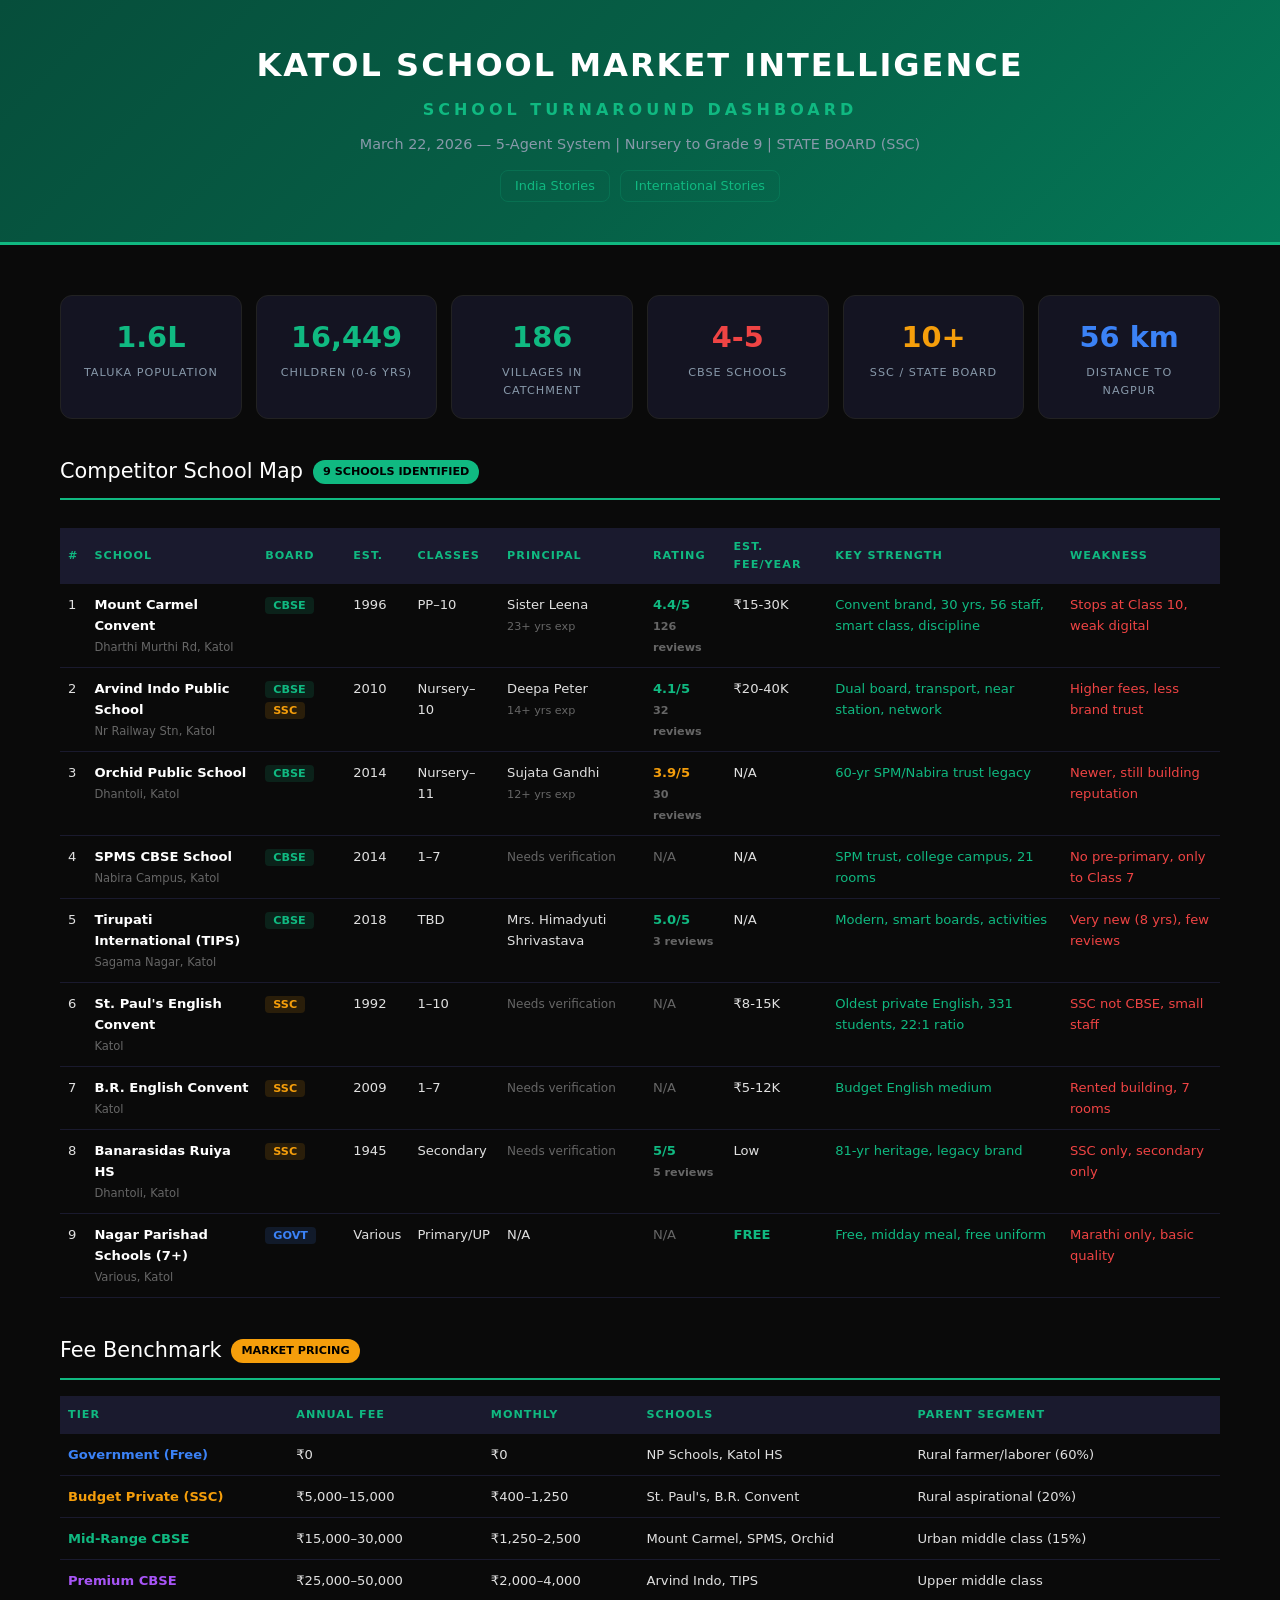
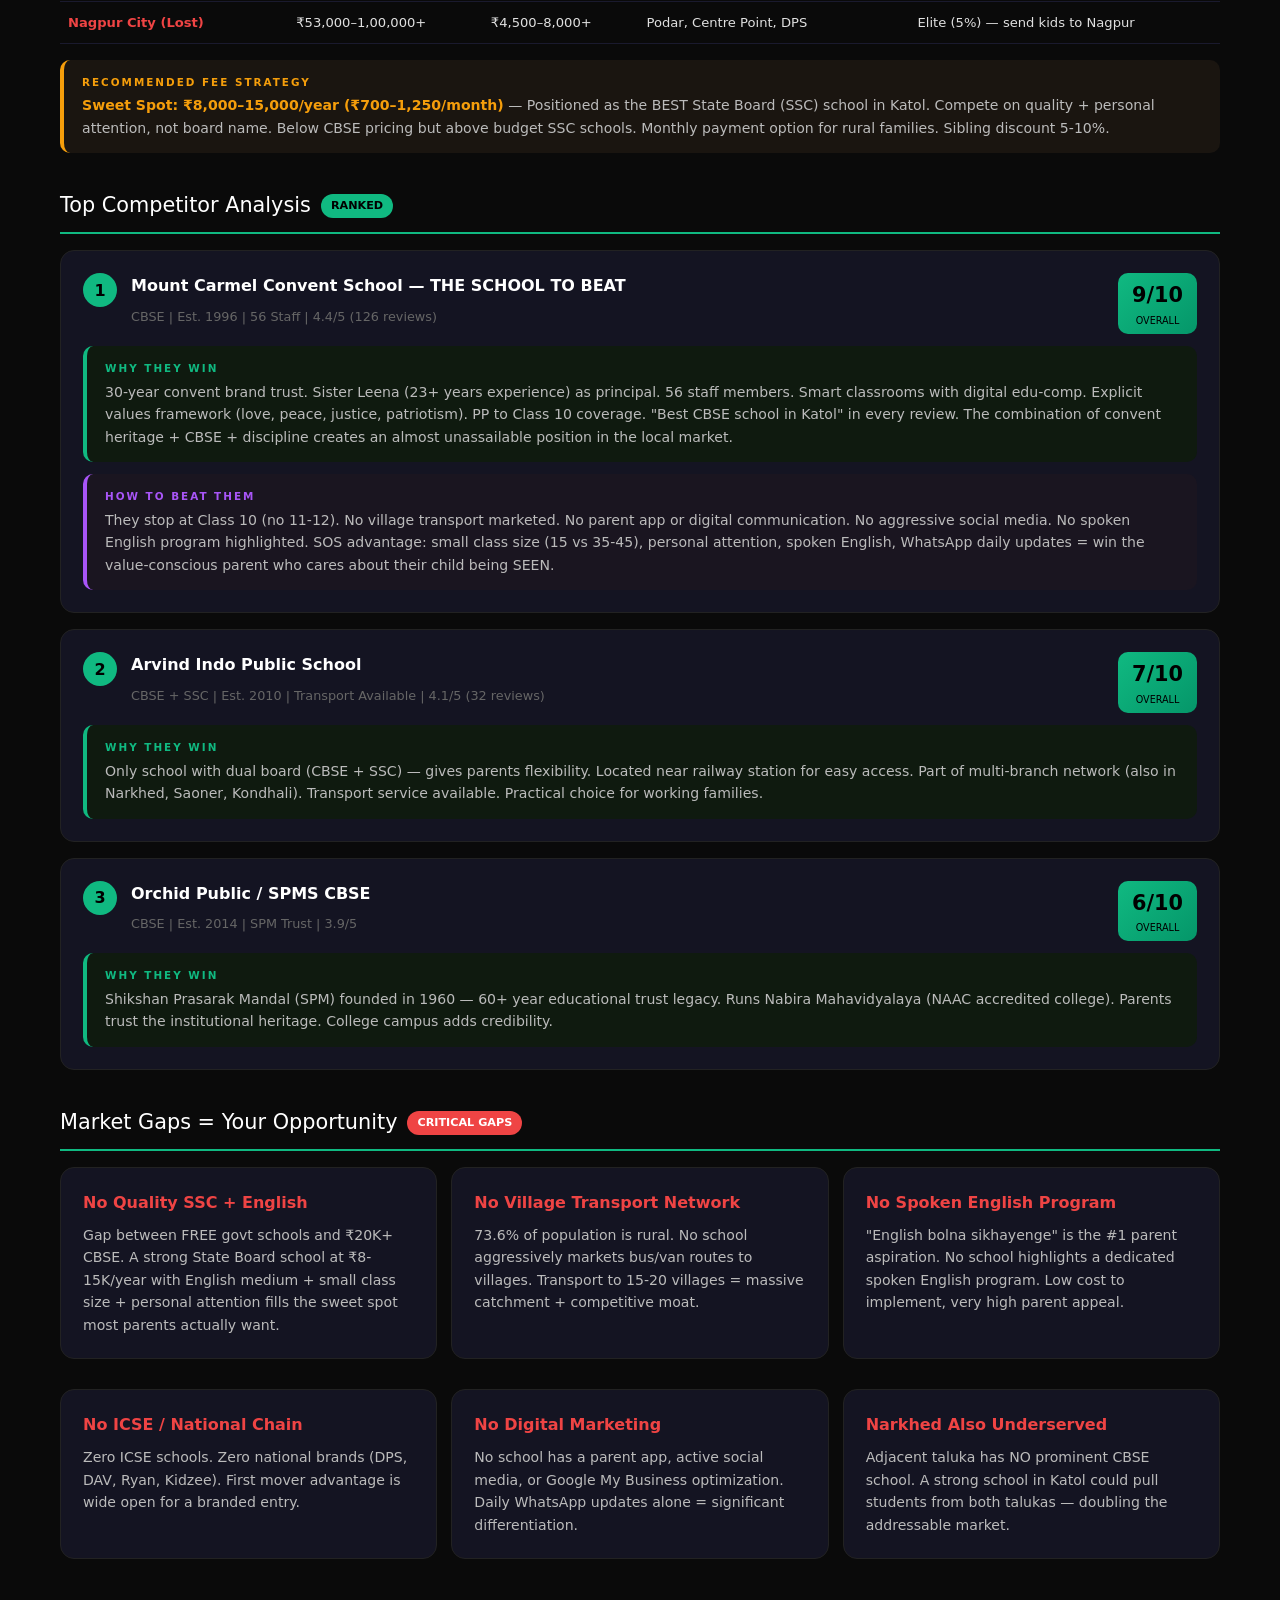
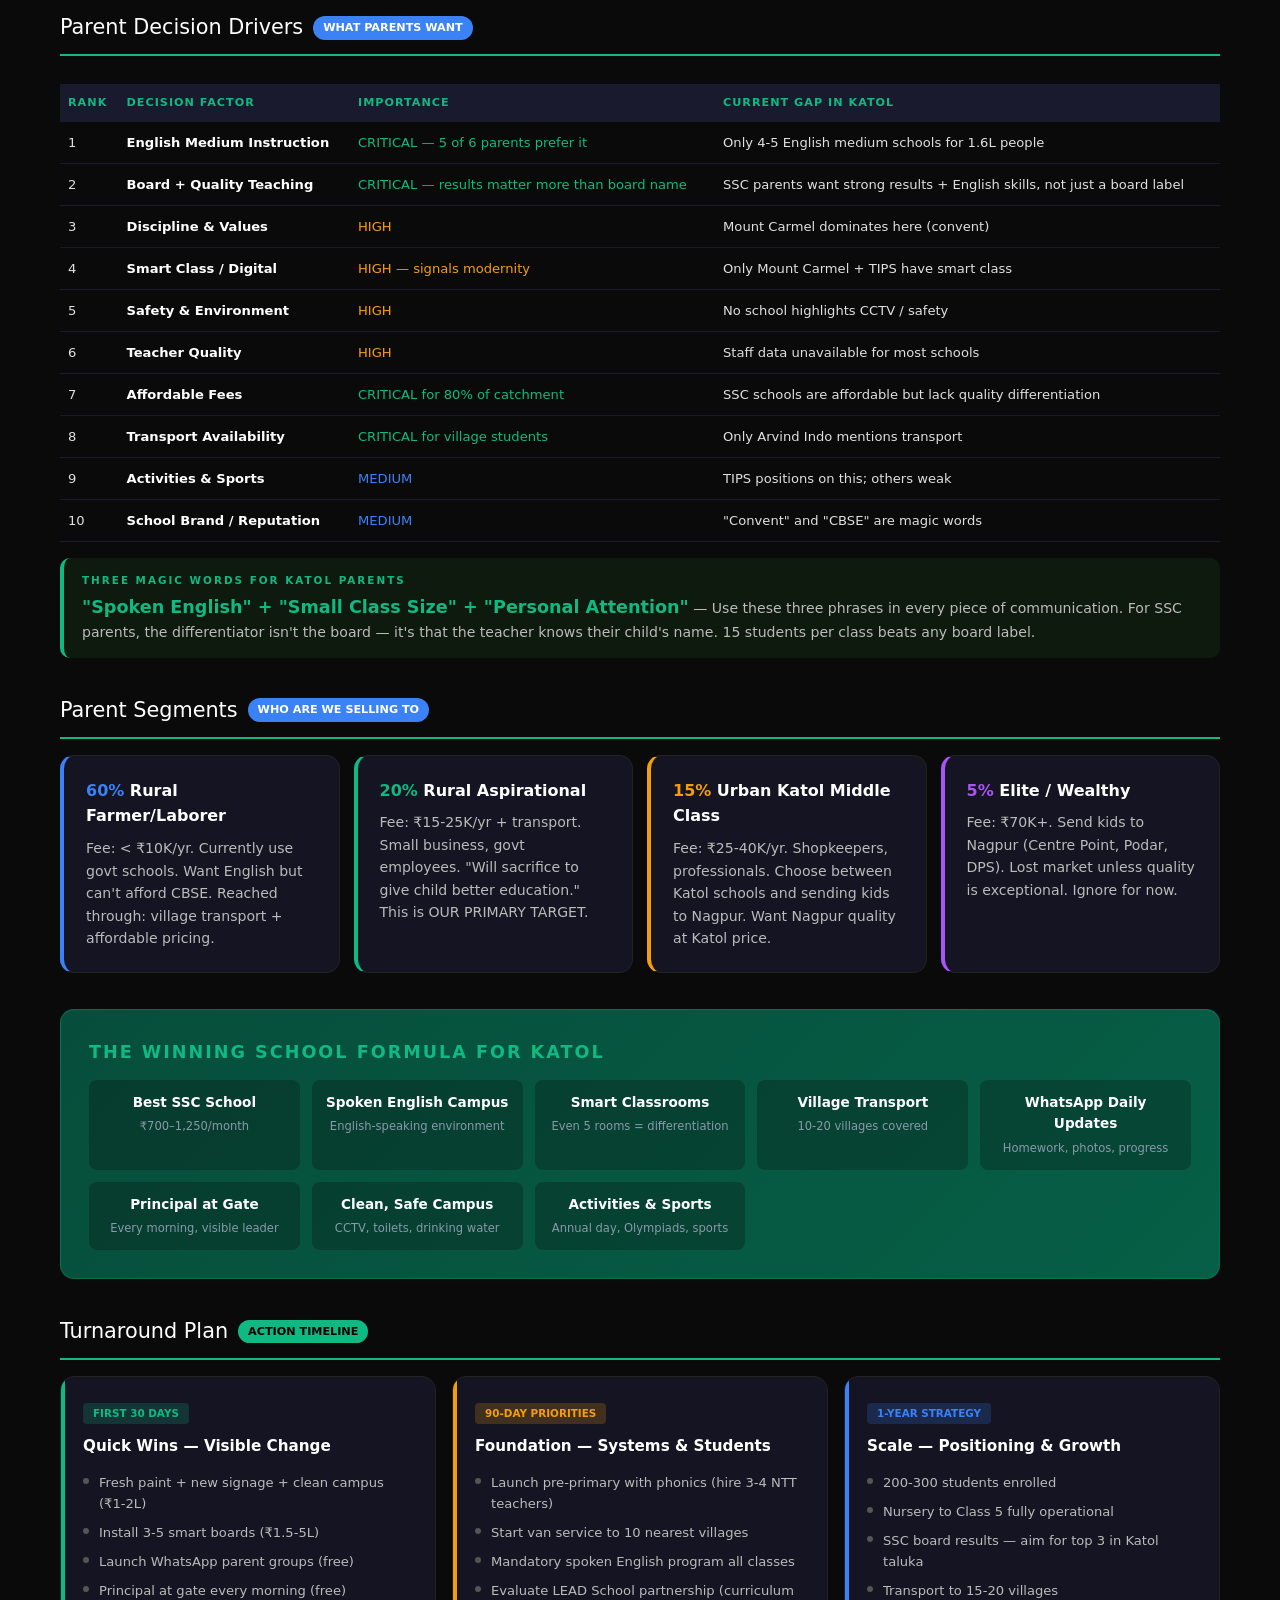
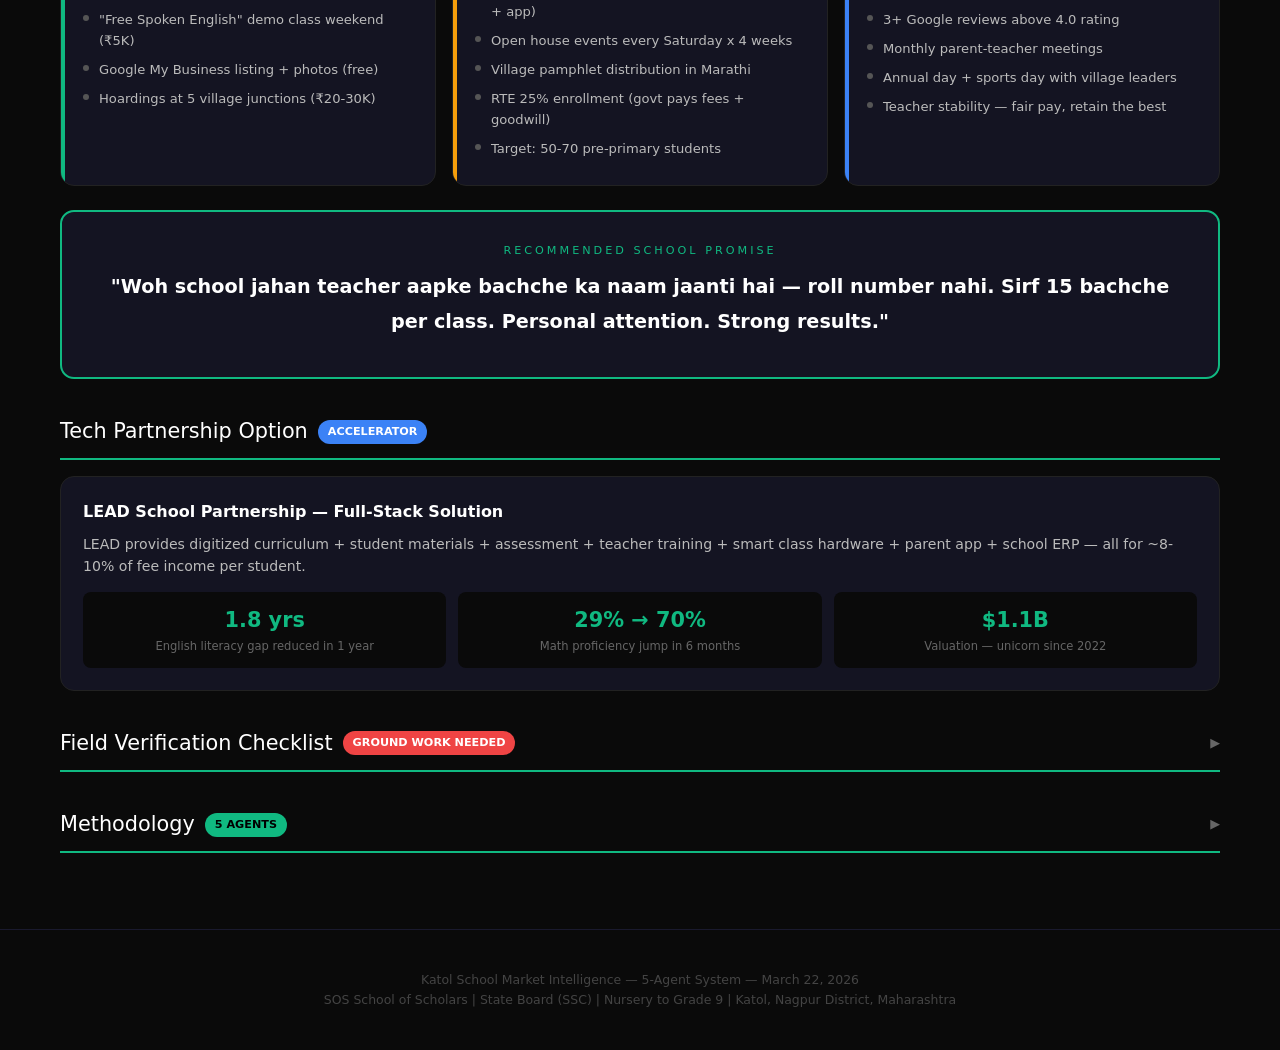
<file: katol-school.html>
<!DOCTYPE html>
<html lang="en">
<head>
<meta charset="UTF-8">
<meta name="viewport" content="width=device-width, initial-scale=1.0">
<title>Katol School Market Intelligence — Turnaround Dashboard</title>
<style>
*{margin:0;padding:0;box-sizing:border-box}
body{font-family:'Segoe UI',system-ui,-apple-system,sans-serif;background:#0a0a0a;color:#e0e0e0;line-height:1.6}

.header{background:linear-gradient(135deg,#064e3b 0%,#065f46 50%,#047857 100%);padding:40px 24px;text-align:center;border-bottom:3px solid #10b981}
.header h1{font-size:2rem;color:#fff;letter-spacing:2px}
.header .subtitle{color:#10b981;font-size:1rem;margin-top:6px;font-weight:600;letter-spacing:4px;text-transform:uppercase}
.header .date{color:#8899aa;margin-top:10px;font-size:0.9rem}
.header .nav-links{margin-top:14px;display:flex;justify-content:center;gap:10px;flex-wrap:wrap}
.nav-link{color:#10b981;font-size:0.8rem;text-decoration:none;border:1px solid #10b98133;padding:5px 14px;border-radius:8px}
.nav-link:hover{background:#10b98122}

.container{max-width:1200px;margin:0 auto;padding:20px}

/* Stat Cards Row */
.stats-row{display:grid;grid-template-columns:repeat(auto-fit,minmax(180px,1fr));gap:14px;margin:30px 0}
.stat-card{background:#141422;border-radius:12px;padding:18px;text-align:center;border:1px solid #222}
.stat-card .num{font-size:1.8rem;font-weight:800;color:#10b981}
.stat-card .num.red{color:#ef4444}
.stat-card .num.amber{color:#f59e0b}
.stat-card .num.blue{color:#3b82f6}
.stat-card .label{font-size:0.7rem;color:#8899aa;text-transform:uppercase;letter-spacing:1px;margin-top:4px}

.section-title{font-size:1.3rem;color:#fff;margin:36px 0 16px;padding-bottom:10px;border-bottom:2px solid #10b981;display:flex;align-items:center;gap:10px}
.badge{background:#10b981;color:#000;font-size:0.7rem;padding:3px 10px;border-radius:20px;font-weight:700}
.badge-red{background:#ef4444;color:#fff}
.badge-amber{background:#f59e0b;color:#000}
.badge-blue{background:#3b82f6;color:#fff}

/* Tables */
table{width:100%;border-collapse:collapse;margin-top:12px;font-size:0.82rem}
th{background:#1a1a2e;color:#10b981;padding:10px 8px;text-align:left;font-size:0.7rem;text-transform:uppercase;letter-spacing:1px;position:sticky;top:0}
td{padding:10px 8px;border-bottom:1px solid #1a1a2e;vertical-align:top}
tr:hover td{background:#111}
.school-name{color:#fff;font-weight:700}
.tag-cbse{background:#10b98122;color:#10b981;padding:2px 8px;border-radius:4px;font-size:0.7rem;font-weight:600}
.tag-ssc{background:#f59e0b22;color:#f59e0b;padding:2px 8px;border-radius:4px;font-size:0.7rem;font-weight:600}
.tag-govt{background:#3b82f622;color:#3b82f6;padding:2px 8px;border-radius:4px;font-size:0.7rem;font-weight:600}

/* Cards */
.card{background:#141422;border-radius:14px;padding:22px;margin-bottom:16px;border:1px solid #222}
.card:hover{border-color:#10b981}
.card h3{color:#fff;font-size:1rem;margin-bottom:8px}
.card p{color:#bbb;font-size:0.88rem}
.card-header{display:flex;justify-content:space-between;align-items:flex-start;flex-wrap:wrap;gap:12px}
.rank-circle{background:#10b981;color:#000;width:34px;height:34px;border-radius:50%;display:flex;align-items:center;justify-content:center;font-weight:800;font-size:1rem;flex-shrink:0}
.score-box{background:linear-gradient(135deg,#10b981,#059669);color:#000;padding:6px 14px;border-radius:10px;text-align:center;flex-shrink:0}
.score-box .score{font-size:1.3rem;font-weight:800}
.score-box .slabel{font-size:0.6rem;text-transform:uppercase}

/* Insight boxes */
.insight{background:#0f1a0f;padding:14px 18px;border-radius:10px;border-left:4px solid #10b981;margin-top:12px}
.insight-label{font-size:0.65rem;color:#10b981;text-transform:uppercase;letter-spacing:2px;margin-bottom:4px;font-weight:700}
.insight p{color:#bbb;font-size:0.88rem}

.gap-box{background:#1a1520;padding:14px 18px;border-radius:10px;border-left:4px solid #a855f7;margin-top:12px}
.gap-label{font-size:0.65rem;color:#a855f7;text-transform:uppercase;letter-spacing:2px;margin-bottom:4px;font-weight:700}
.gap-box p{color:#bbb;font-size:0.88rem}

.warn-box{background:#1a1510;padding:14px 18px;border-radius:10px;border-left:4px solid #f59e0b;margin-top:12px}
.warn-label{font-size:0.65rem;color:#f59e0b;text-transform:uppercase;letter-spacing:2px;margin-bottom:4px;font-weight:700}
.warn-box p{color:#bbb;font-size:0.88rem}

/* Timeline */
.timeline{display:grid;grid-template-columns:repeat(auto-fit,minmax(300px,1fr));gap:16px;margin-top:16px}
.tl-card{background:#141422;border-radius:14px;padding:22px;border:1px solid #222;position:relative;overflow:hidden}
.tl-card::before{content:'';position:absolute;top:0;left:0;width:4px;height:100%;border-radius:4px 0 0 4px}
.tl-30::before{background:#10b981}
.tl-90::before{background:#f59e0b}
.tl-year::before{background:#3b82f6}
.tl-card h4{color:#fff;font-size:0.95rem;margin-bottom:10px}
.tl-card .tl-badge{display:inline-block;padding:2px 10px;border-radius:4px;font-size:0.65rem;font-weight:700;margin-bottom:10px}
.tl-30 .tl-badge{background:#10b98133;color:#10b981}
.tl-90 .tl-badge{background:#f59e0b33;color:#f59e0b}
.tl-year .tl-badge{background:#3b82f633;color:#3b82f6}
.tl-card ul{list-style:none;padding:0}
.tl-card li{color:#bbb;font-size:0.82rem;padding:4px 0;padding-left:16px;position:relative}
.tl-card li::before{content:'';position:absolute;left:0;top:10px;width:6px;height:6px;border-radius:50%;background:#555}

/* Formula box */
.formula{background:linear-gradient(135deg,#064e3b,#065f46);border-radius:14px;padding:28px;margin:20px 0;border:1px solid #10b98144}
.formula h3{color:#10b981;font-size:1.1rem;margin-bottom:14px;text-transform:uppercase;letter-spacing:2px}
.formula-grid{display:grid;grid-template-columns:repeat(auto-fit,minmax(200px,1fr));gap:12px}
.formula-item{background:#0a0a0a44;padding:12px;border-radius:8px;text-align:center}
.formula-item .fi-icon{font-size:1.2rem;margin-bottom:4px}
.formula-item .fi-text{color:#fff;font-size:0.85rem;font-weight:600}
.formula-item .fi-detail{color:#8899aa;font-size:0.72rem;margin-top:4px}

/* Collapsible */
.collapsible{cursor:pointer}
.collapsible .arrow{transition:transform 0.3s;font-size:0.8rem;color:#666;margin-left:auto}
.collapsible .arrow.open{transform:rotate(90deg)}
.collapse-content{display:none;margin-top:12px}
.collapse-content.active{display:block}

.footer{text-align:center;padding:40px;color:#444;font-size:0.78rem;border-top:1px solid #1a1a2e;margin-top:40px}

.overflow-x{overflow-x:auto}

@media(max-width:700px){
  .header h1{font-size:1.4rem}
  .stats-row{grid-template-columns:repeat(2,1fr)}
  .timeline{grid-template-columns:1fr}
  table{font-size:0.75rem}
  th,td{padding:6px 4px}
}
</style>
</head>
<body>

<div class="header">
  <h1>KATOL SCHOOL MARKET INTELLIGENCE</h1>
  <div class="subtitle">School Turnaround Dashboard</div>
  <div class="date">March 22, 2026 &mdash; 5-Agent System | Nursery to Grade 9 | STATE BOARD (SSC)</div>
  <div class="nav-links">
    <a href="index.html" class="nav-link">India Stories</a>
    <a href="international.html" class="nav-link">International Stories</a>
  </div>
</div>

<!-- Key Stats -->
<div class="container">

<div class="stats-row">
  <div class="stat-card"><div class="num">1.6L</div><div class="label">Taluka Population</div></div>
  <div class="stat-card"><div class="num">16,449</div><div class="label">Children (0-6 yrs)</div></div>
  <div class="stat-card"><div class="num">186</div><div class="label">Villages in Catchment</div></div>
  <div class="stat-card"><div class="num red">4-5</div><div class="label">CBSE Schools</div></div>
  <div class="stat-card"><div class="num amber">10+</div><div class="label">SSC / State Board</div></div>
  <div class="stat-card"><div class="num blue">56 km</div><div class="label">Distance to Nagpur</div></div>
</div>

<!-- Competitor Table -->
<div class="section-title">Competitor School Map <span class="badge">9 SCHOOLS IDENTIFIED</span></div>

<div class="overflow-x">
<table>
  <tr>
    <th>#</th><th>School</th><th>Board</th><th>Est.</th><th>Classes</th><th>Principal</th><th>Rating</th><th>Est. Fee/Year</th><th>Key Strength</th><th>Weakness</th>
  </tr>
  <tr>
    <td>1</td>
    <td><span class="school-name">Mount Carmel Convent</span><br><span style="color:#666;font-size:0.72rem">Dharthi Murthi Rd, Katol</span></td>
    <td><span class="tag-cbse">CBSE</span></td>
    <td>1996</td>
    <td>PP–10</td>
    <td>Sister Leena<br><span style="color:#666;font-size:0.7rem">23+ yrs exp</span></td>
    <td style="color:#10b981;font-weight:700">4.4/5<br><span style="color:#666;font-size:0.7rem">126 reviews</span></td>
    <td>₹15-30K</td>
    <td style="color:#10b981">Convent brand, 30 yrs, 56 staff, smart class, discipline</td>
    <td style="color:#ef4444">Stops at Class 10, weak digital</td>
  </tr>
  <tr>
    <td>2</td>
    <td><span class="school-name">Arvind Indo Public School</span><br><span style="color:#666;font-size:0.72rem">Nr Railway Stn, Katol</span></td>
    <td><span class="tag-cbse">CBSE</span> <span class="tag-ssc">SSC</span></td>
    <td>2010</td>
    <td>Nursery–10</td>
    <td>Deepa Peter<br><span style="color:#666;font-size:0.7rem">14+ yrs exp</span></td>
    <td style="color:#10b981;font-weight:700">4.1/5<br><span style="color:#666;font-size:0.7rem">32 reviews</span></td>
    <td>₹20-40K</td>
    <td style="color:#10b981">Dual board, transport, near station, network</td>
    <td style="color:#ef4444">Higher fees, less brand trust</td>
  </tr>
  <tr>
    <td>3</td>
    <td><span class="school-name">Orchid Public School</span><br><span style="color:#666;font-size:0.72rem">Dhantoli, Katol</span></td>
    <td><span class="tag-cbse">CBSE</span></td>
    <td>2014</td>
    <td>Nursery–11</td>
    <td>Sujata Gandhi<br><span style="color:#666;font-size:0.7rem">12+ yrs exp</span></td>
    <td style="color:#f59e0b;font-weight:700">3.9/5<br><span style="color:#666;font-size:0.7rem">30 reviews</span></td>
    <td>N/A</td>
    <td style="color:#10b981">60-yr SPM/Nabira trust legacy</td>
    <td style="color:#ef4444">Newer, still building reputation</td>
  </tr>
  <tr>
    <td>4</td>
    <td><span class="school-name">SPMS CBSE School</span><br><span style="color:#666;font-size:0.72rem">Nabira Campus, Katol</span></td>
    <td><span class="tag-cbse">CBSE</span></td>
    <td>2014</td>
    <td>1–7</td>
    <td><span style="color:#666;font-size:0.75rem">Needs verification</span></td>
    <td style="color:#666">N/A</td>
    <td>N/A</td>
    <td style="color:#10b981">SPM trust, college campus, 21 rooms</td>
    <td style="color:#ef4444">No pre-primary, only to Class 7</td>
  </tr>
  <tr>
    <td>5</td>
    <td><span class="school-name">Tirupati International (TIPS)</span><br><span style="color:#666;font-size:0.72rem">Sagama Nagar, Katol</span></td>
    <td><span class="tag-cbse">CBSE</span></td>
    <td>2018</td>
    <td>TBD</td>
    <td>Mrs. Himadyuti Shrivastava</td>
    <td style="color:#10b981;font-weight:700">5.0/5<br><span style="color:#666;font-size:0.7rem">3 reviews</span></td>
    <td>N/A</td>
    <td style="color:#10b981">Modern, smart boards, activities</td>
    <td style="color:#ef4444">Very new (8 yrs), few reviews</td>
  </tr>
  <tr>
    <td>6</td>
    <td><span class="school-name">St. Paul's English Convent</span><br><span style="color:#666;font-size:0.72rem">Katol</span></td>
    <td><span class="tag-ssc">SSC</span></td>
    <td>1992</td>
    <td>1–10</td>
    <td><span style="color:#666;font-size:0.75rem">Needs verification</span></td>
    <td style="color:#666">N/A</td>
    <td>₹8-15K</td>
    <td style="color:#10b981">Oldest private English, 331 students, 22:1 ratio</td>
    <td style="color:#ef4444">SSC not CBSE, small staff</td>
  </tr>
  <tr>
    <td>7</td>
    <td><span class="school-name">B.R. English Convent</span><br><span style="color:#666;font-size:0.72rem">Katol</span></td>
    <td><span class="tag-ssc">SSC</span></td>
    <td>2009</td>
    <td>1–7</td>
    <td><span style="color:#666;font-size:0.75rem">Needs verification</span></td>
    <td style="color:#666">N/A</td>
    <td>₹5-12K</td>
    <td style="color:#10b981">Budget English medium</td>
    <td style="color:#ef4444">Rented building, 7 rooms</td>
  </tr>
  <tr>
    <td>8</td>
    <td><span class="school-name">Banarasidas Ruiya HS</span><br><span style="color:#666;font-size:0.72rem">Dhantoli, Katol</span></td>
    <td><span class="tag-ssc">SSC</span></td>
    <td>1945</td>
    <td>Secondary</td>
    <td><span style="color:#666;font-size:0.75rem">Needs verification</span></td>
    <td style="color:#10b981;font-weight:700">5/5<br><span style="color:#666;font-size:0.7rem">5 reviews</span></td>
    <td>Low</td>
    <td style="color:#10b981">81-yr heritage, legacy brand</td>
    <td style="color:#ef4444">SSC only, secondary only</td>
  </tr>
  <tr>
    <td>9</td>
    <td><span class="school-name">Nagar Parishad Schools (7+)</span><br><span style="color:#666;font-size:0.72rem">Various, Katol</span></td>
    <td><span class="tag-govt">GOVT</span></td>
    <td>Various</td>
    <td>Primary/UP</td>
    <td>N/A</td>
    <td style="color:#666">N/A</td>
    <td style="color:#10b981;font-weight:700">FREE</td>
    <td style="color:#10b981">Free, midday meal, free uniform</td>
    <td style="color:#ef4444">Marathi only, basic quality</td>
  </tr>
</table>
</div>

<!-- Fee Benchmark -->
<div class="section-title">Fee Benchmark <span class="badge badge-amber">MARKET PRICING</span></div>

<table>
  <tr><th>Tier</th><th>Annual Fee</th><th>Monthly</th><th>Schools</th><th>Parent Segment</th></tr>
  <tr><td style="color:#3b82f6;font-weight:700">Government (Free)</td><td>₹0</td><td>₹0</td><td>NP Schools, Katol HS</td><td>Rural farmer/laborer (60%)</td></tr>
  <tr><td style="color:#f59e0b;font-weight:700">Budget Private (SSC)</td><td>₹5,000–15,000</td><td>₹400–1,250</td><td>St. Paul's, B.R. Convent</td><td>Rural aspirational (20%)</td></tr>
  <tr><td style="color:#10b981;font-weight:700">Mid-Range CBSE</td><td>₹15,000–30,000</td><td>₹1,250–2,500</td><td>Mount Carmel, SPMS, Orchid</td><td>Urban middle class (15%)</td></tr>
  <tr><td style="color:#a855f7;font-weight:700">Premium CBSE</td><td>₹25,000–50,000</td><td>₹2,000–4,000</td><td>Arvind Indo, TIPS</td><td>Upper middle class</td></tr>
  <tr><td style="color:#ef4444;font-weight:700">Nagpur City (Lost)</td><td>₹53,000–1,00,000+</td><td>₹4,500–8,000+</td><td>Podar, Centre Point, DPS</td><td>Elite (5%) — send kids to Nagpur</td></tr>
</table>

<div class="warn-box" style="margin-top:16px">
  <div class="warn-label">Recommended Fee Strategy</div>
  <p><strong style="color:#f59e0b">Sweet Spot: ₹8,000–15,000/year (₹700–1,250/month)</strong> — Positioned as the BEST State Board (SSC) school in Katol. Compete on quality + personal attention, not board name. Below CBSE pricing but above budget SSC schools. Monthly payment option for rural families. Sibling discount 5-10%.</p>
</div>

<!-- Top Competitor Analysis -->
<div class="section-title">Top Competitor Analysis <span class="badge">RANKED</span></div>

<div class="card">
  <div class="card-header">
    <div style="display:flex;gap:14px;align-items:flex-start;flex:1">
      <div class="rank-circle">1</div>
      <div>
        <h3>Mount Carmel Convent School — THE SCHOOL TO BEAT</h3>
        <p style="color:#666;font-size:0.8rem">CBSE | Est. 1996 | 56 Staff | 4.4/5 (126 reviews)</p>
      </div>
    </div>
    <div class="score-box"><div class="score">9/10</div><div class="slabel">Overall</div></div>
  </div>
  <div class="insight">
    <div class="insight-label">Why They Win</div>
    <p>30-year convent brand trust. Sister Leena (23+ years experience) as principal. 56 staff members. Smart classrooms with digital edu-comp. Explicit values framework (love, peace, justice, patriotism). PP to Class 10 coverage. "Best CBSE school in Katol" in every review. The combination of convent heritage + CBSE + discipline creates an almost unassailable position in the local market.</p>
  </div>
  <div class="gap-box">
    <div class="gap-label">How to Beat Them</div>
    <p>They stop at Class 10 (no 11-12). No village transport marketed. No parent app or digital communication. No aggressive social media. No spoken English program highlighted. SOS advantage: small class size (15 vs 35-45), personal attention, spoken English, WhatsApp daily updates = win the value-conscious parent who cares about their child being SEEN.</p>
  </div>
</div>

<div class="card">
  <div class="card-header">
    <div style="display:flex;gap:14px;align-items:flex-start;flex:1">
      <div class="rank-circle">2</div>
      <div>
        <h3>Arvind Indo Public School</h3>
        <p style="color:#666;font-size:0.8rem">CBSE + SSC | Est. 2010 | Transport Available | 4.1/5 (32 reviews)</p>
      </div>
    </div>
    <div class="score-box"><div class="score">7/10</div><div class="slabel">Overall</div></div>
  </div>
  <div class="insight">
    <div class="insight-label">Why They Win</div>
    <p>Only school with dual board (CBSE + SSC) — gives parents flexibility. Located near railway station for easy access. Part of multi-branch network (also in Narkhed, Saoner, Kondhali). Transport service available. Practical choice for working families.</p>
  </div>
</div>

<div class="card">
  <div class="card-header">
    <div style="display:flex;gap:14px;align-items:flex-start;flex:1">
      <div class="rank-circle">3</div>
      <div>
        <h3>Orchid Public / SPMS CBSE</h3>
        <p style="color:#666;font-size:0.8rem">CBSE | Est. 2014 | SPM Trust | 3.9/5</p>
      </div>
    </div>
    <div class="score-box"><div class="score">6/10</div><div class="slabel">Overall</div></div>
  </div>
  <div class="insight">
    <div class="insight-label">Why They Win</div>
    <p>Shikshan Prasarak Mandal (SPM) founded in 1960 — 60+ year educational trust legacy. Runs Nabira Mahavidyalaya (NAAC accredited college). Parents trust the institutional heritage. College campus adds credibility.</p>
  </div>
</div>

<!-- Market Gaps -->
<div class="section-title">Market Gaps = Your Opportunity <span class="badge badge-red">CRITICAL GAPS</span></div>

<div style="display:grid;grid-template-columns:repeat(auto-fit,minmax(280px,1fr));gap:14px">
  <div class="card">
    <h3 style="color:#ef4444">No Quality SSC + English</h3>
    <p>Gap between FREE govt schools and ₹20K+ CBSE. A strong State Board school at ₹8-15K/year with English medium + small class size + personal attention fills the sweet spot most parents actually want.</p>
  </div>
  <div class="card">
    <h3 style="color:#ef4444">No Village Transport Network</h3>
    <p>73.6% of population is rural. No school aggressively markets bus/van routes to villages. Transport to 15-20 villages = massive catchment + competitive moat.</p>
  </div>
  <div class="card">
    <h3 style="color:#ef4444">No Spoken English Program</h3>
    <p>"English bolna sikhayenge" is the #1 parent aspiration. No school highlights a dedicated spoken English program. Low cost to implement, very high parent appeal.</p>
  </div>
  <div class="card">
    <h3 style="color:#ef4444">No ICSE / National Chain</h3>
    <p>Zero ICSE schools. Zero national brands (DPS, DAV, Ryan, Kidzee). First mover advantage is wide open for a branded entry.</p>
  </div>
  <div class="card">
    <h3 style="color:#ef4444">No Digital Marketing</h3>
    <p>No school has a parent app, active social media, or Google My Business optimization. Daily WhatsApp updates alone = significant differentiation.</p>
  </div>
  <div class="card">
    <h3 style="color:#ef4444">Narkhed Also Underserved</h3>
    <p>Adjacent taluka has NO prominent CBSE school. A strong school in Katol could pull students from both talukas — doubling the addressable market.</p>
  </div>
</div>

<!-- Parent Perception -->
<div class="section-title">Parent Decision Drivers <span class="badge badge-blue">WHAT PARENTS WANT</span></div>

<div class="overflow-x">
<table>
  <tr><th>Rank</th><th>Decision Factor</th><th>Importance</th><th>Current Gap in Katol</th></tr>
  <tr><td>1</td><td style="color:#fff;font-weight:700">English Medium Instruction</td><td style="color:#10b981">CRITICAL — 5 of 6 parents prefer it</td><td>Only 4-5 English medium schools for 1.6L people</td></tr>
  <tr><td>2</td><td style="color:#fff;font-weight:700">Board + Quality Teaching</td><td style="color:#10b981">CRITICAL — results matter more than board name</td><td>SSC parents want strong results + English skills, not just a board label</td></tr>
  <tr><td>3</td><td style="color:#fff;font-weight:700">Discipline & Values</td><td style="color:#f59e0b">HIGH</td><td>Mount Carmel dominates here (convent)</td></tr>
  <tr><td>4</td><td style="color:#fff;font-weight:700">Smart Class / Digital</td><td style="color:#f59e0b">HIGH — signals modernity</td><td>Only Mount Carmel + TIPS have smart class</td></tr>
  <tr><td>5</td><td style="color:#fff;font-weight:700">Safety & Environment</td><td style="color:#f59e0b">HIGH</td><td>No school highlights CCTV / safety</td></tr>
  <tr><td>6</td><td style="color:#fff;font-weight:700">Teacher Quality</td><td style="color:#f59e0b">HIGH</td><td>Staff data unavailable for most schools</td></tr>
  <tr><td>7</td><td style="color:#fff;font-weight:700">Affordable Fees</td><td style="color:#10b981">CRITICAL for 80% of catchment</td><td>SSC schools are affordable but lack quality differentiation</td></tr>
  <tr><td>8</td><td style="color:#fff;font-weight:700">Transport Availability</td><td style="color:#10b981">CRITICAL for village students</td><td>Only Arvind Indo mentions transport</td></tr>
  <tr><td>9</td><td style="color:#fff;font-weight:700">Activities & Sports</td><td style="color:#3b82f6">MEDIUM</td><td>TIPS positions on this; others weak</td></tr>
  <tr><td>10</td><td style="color:#fff;font-weight:700">School Brand / Reputation</td><td style="color:#3b82f6">MEDIUM</td><td>"Convent" and "CBSE" are magic words</td></tr>
</table>
</div>

<div class="insight" style="margin-top:16px">
  <div class="insight-label">Three Magic Words for Katol Parents</div>
  <p><strong style="color:#10b981;font-size:1.1rem">"Spoken English" + "Small Class Size" + "Personal Attention"</strong> — Use these three phrases in every piece of communication. For SSC parents, the differentiator isn't the board — it's that the teacher knows their child's name. 15 students per class beats any board label.</p>
</div>

<!-- Parent Segments -->
<div class="section-title">Parent Segments <span class="badge badge-blue">WHO ARE WE SELLING TO</span></div>

<div style="display:grid;grid-template-columns:repeat(auto-fit,minmax(240px,1fr));gap:14px">
  <div class="card" style="border-left:4px solid #3b82f6">
    <h3><span style="color:#3b82f6">60%</span> Rural Farmer/Laborer</h3>
    <p>Fee: &lt; ₹10K/yr. Currently use govt schools. Want English but can't afford CBSE. Reached through: village transport + affordable pricing.</p>
  </div>
  <div class="card" style="border-left:4px solid #10b981">
    <h3><span style="color:#10b981">20%</span> Rural Aspirational</h3>
    <p>Fee: ₹15-25K/yr + transport. Small business, govt employees. "Will sacrifice to give child better education." This is OUR PRIMARY TARGET.</p>
  </div>
  <div class="card" style="border-left:4px solid #f59e0b">
    <h3><span style="color:#f59e0b">15%</span> Urban Katol Middle Class</h3>
    <p>Fee: ₹25-40K/yr. Shopkeepers, professionals. Choose between Katol schools and sending kids to Nagpur. Want Nagpur quality at Katol price.</p>
  </div>
  <div class="card" style="border-left:4px solid #a855f7">
    <h3><span style="color:#a855f7">5%</span> Elite / Wealthy</h3>
    <p>Fee: ₹70K+. Send kids to Nagpur (Centre Point, Podar, DPS). Lost market unless quality is exceptional. Ignore for now.</p>
  </div>
</div>

<!-- Winning Formula -->
<div class="formula">
  <h3>The Winning School Formula for Katol</h3>
  <div class="formula-grid">
    <div class="formula-item"><div class="fi-text">Best SSC School</div><div class="fi-detail">₹700–1,250/month</div></div>
    <div class="formula-item"><div class="fi-text">Spoken English Campus</div><div class="fi-detail">English-speaking environment</div></div>
    <div class="formula-item"><div class="fi-text">Smart Classrooms</div><div class="fi-detail">Even 5 rooms = differentiation</div></div>
    <div class="formula-item"><div class="fi-text">Village Transport</div><div class="fi-detail">10-20 villages covered</div></div>
    <div class="formula-item"><div class="fi-text">WhatsApp Daily Updates</div><div class="fi-detail">Homework, photos, progress</div></div>
    <div class="formula-item"><div class="fi-text">Principal at Gate</div><div class="fi-detail">Every morning, visible leader</div></div>
    <div class="formula-item"><div class="fi-text">Clean, Safe Campus</div><div class="fi-detail">CCTV, toilets, drinking water</div></div>
    <div class="formula-item"><div class="fi-text">Activities & Sports</div><div class="fi-detail">Annual day, Olympiads, sports</div></div>
  </div>
</div>

<!-- Turnaround Timeline -->
<div class="section-title">Turnaround Plan <span class="badge">ACTION TIMELINE</span></div>

<div class="timeline">
  <div class="tl-card tl-30">
    <span class="tl-badge">FIRST 30 DAYS</span>
    <h4>Quick Wins — Visible Change</h4>
    <ul>
      <li>Fresh paint + new signage + clean campus (₹1-2L)</li>
      <li>Install 3-5 smart boards (₹1.5-5L)</li>
      <li>Launch WhatsApp parent groups (free)</li>
      <li>Principal at gate every morning (free)</li>
      <li>"Free Spoken English" demo class weekend (₹5K)</li>
      <li>Google My Business listing + photos (free)</li>
      <li>Hoardings at 5 village junctions (₹20-30K)</li>
    </ul>
  </div>
  <div class="tl-card tl-90">
    <span class="tl-badge">90-DAY PRIORITIES</span>
    <h4>Foundation — Systems & Students</h4>
    <ul>
      <li>Launch pre-primary with phonics (hire 3-4 NTT teachers)</li>
      <li>Start van service to 10 nearest villages</li>
      <li>Mandatory spoken English program all classes</li>
      <li>Evaluate LEAD School partnership (curriculum + app)</li>
      <li>Open house events every Saturday x 4 weeks</li>
      <li>Village pamphlet distribution in Marathi</li>
      <li>RTE 25% enrollment (govt pays fees + goodwill)</li>
      <li>Target: 50-70 pre-primary students</li>
    </ul>
  </div>
  <div class="tl-card tl-year">
    <span class="tl-badge">1-YEAR STRATEGY</span>
    <h4>Scale — Positioning & Growth</h4>
    <ul>
      <li>200-300 students enrolled</li>
      <li>Nursery to Class 5 fully operational</li>
      <li>SSC board results — aim for top 3 in Katol taluka</li>
      <li>Transport to 15-20 villages</li>
      <li>3+ Google reviews above 4.0 rating</li>
      <li>Monthly parent-teacher meetings</li>
      <li>Annual day + sports day with village leaders</li>
      <li>Teacher stability — fair pay, retain the best</li>
    </ul>
  </div>
</div>

<!-- School Promise -->
<div class="card" style="margin-top:24px;border:2px solid #10b981;text-align:center;padding:30px">
  <div style="font-size:0.7rem;color:#10b981;text-transform:uppercase;letter-spacing:3px;margin-bottom:10px">Recommended School Promise</div>
  <h3 style="font-size:1.2rem;color:#fff;line-height:1.8">"Woh school jahan teacher aapke bachche ka naam jaanti hai — roll number nahi. Sirf 15 bachche per class. Personal attention. Strong results."</h3>
</div>

<!-- LEAD School -->
<div class="section-title">Tech Partnership Option <span class="badge badge-blue">ACCELERATOR</span></div>
<div class="card">
  <h3>LEAD School Partnership — Full-Stack Solution</h3>
  <p style="margin-top:8px">LEAD provides digitized curriculum + student materials + assessment + teacher training + smart class hardware + parent app + school ERP — all for ~8-10% of fee income per student.</p>
  <div style="display:grid;grid-template-columns:repeat(auto-fit,minmax(200px,1fr));gap:12px;margin-top:14px">
    <div style="background:#0a0a0a;padding:12px;border-radius:8px;text-align:center"><div style="color:#10b981;font-size:1.3rem;font-weight:800">1.8 yrs</div><div style="color:#666;font-size:0.72rem">English literacy gap reduced in 1 year</div></div>
    <div style="background:#0a0a0a;padding:12px;border-radius:8px;text-align:center"><div style="color:#10b981;font-size:1.3rem;font-weight:800">29% → 70%</div><div style="color:#666;font-size:0.72rem">Math proficiency jump in 6 months</div></div>
    <div style="background:#0a0a0a;padding:12px;border-radius:8px;text-align:center"><div style="color:#10b981;font-size:1.3rem;font-weight:800">$1.1B</div><div style="color:#666;font-size:0.72rem">Valuation — unicorn since 2022</div></div>
  </div>
</div>

<!-- Field Verification -->
<div class="section-title collapsible" onclick="document.getElementById('verify').classList.toggle('active');this.querySelector('.arrow').classList.toggle('open')">
  Field Verification Checklist <span class="badge badge-red">GROUND WORK NEEDED</span> <span class="arrow">&#9654;</span>
</div>
<div id="verify" class="collapse-content">
<table>
  <tr><th>#</th><th>Item to Verify</th><th>Method</th><th>Priority</th></tr>
  <tr><td>1</td><td>Exact fee structures of all 5 private schools</td><td>Visit each school</td><td style="color:#ef4444">CRITICAL</td></tr>
  <tr><td>2</td><td>Actual enrollment / capacity utilization</td><td>School visits + RTE data</td><td style="color:#ef4444">CRITICAL</td></tr>
  <tr><td>3</td><td>Which villages send students where</td><td>Interview 30 parents</td><td style="color:#f59e0b">HIGH</td></tr>
  <tr><td>4</td><td>Real parent satisfaction levels</td><td>Gate interviews at Mount Carmel, AIPS</td><td style="color:#f59e0b">HIGH</td></tr>
  <tr><td>5</td><td>Transport routes and costs from villages</td><td>Map distances, call van operators</td><td style="color:#f59e0b">HIGH</td></tr>
  <tr><td>6</td><td>Teacher quality and retention</td><td>Observe + ask parents</td><td style="color:#3b82f6">MEDIUM</td></tr>
  <tr><td>7</td><td>Infrastructure condition of target school</td><td>Physical inspection</td><td style="color:#ef4444">CRITICAL</td></tr>
  <tr><td>8</td><td>Local political dynamics around education</td><td>Talk to sarpanch, corporators</td><td style="color:#3b82f6">MEDIUM</td></tr>
  <tr><td>9</td><td>Whether any school is struggling/for sale</td><td>Local inquiry</td><td style="color:#f59e0b">HIGH</td></tr>
  <tr><td>10</td><td>CBSE affiliation feasibility + timeline</td><td>Contact CBSE regional office</td><td style="color:#ef4444">CRITICAL</td></tr>
</table>
</div>

<!-- Methodology -->
<div class="section-title collapsible" onclick="document.getElementById('method').classList.toggle('active');this.querySelector('.arrow').classList.toggle('open')">
  Methodology <span class="badge">5 AGENTS</span> <span class="arrow">&#9654;</span>
</div>
<div id="method" class="collapse-content">
<div class="card" style="font-size:0.85rem;color:#999">
  <p><strong style="color:#10b981">Agent 1 (Discovery):</strong> 42 web searches — Justdial, schools.org.in, Google Maps, CBSE portal, Wikipedia — 24 schools mapped across Katol + nearby towns</p>
  <p style="margin-top:6px"><strong style="color:#10b981">Agent 2 (Leadership):</strong> 32 searches — principal names, trusts, Facebook pages, positioning — 7 schools with leadership data</p>
  <p style="margin-top:6px"><strong style="color:#10b981">Agent 3 (Fees/Perception):</strong> 56 searches — fees, Google reviews, parent comments, demand analysis — market segmentation + fee benchmarks</p>
  <p style="margin-top:6px"><strong style="color:#10b981">Agent 4 (Market Context):</strong> 28 searches — demographics, benchmark schools, turnaround strategies, teacher salaries — full business model</p>
  <p style="margin-top:6px"><strong style="color:#10b981">Agent 5 (Strategy):</strong> Synthesis of all data into competitor ranking, gap analysis, turnaround plan, and winning school model</p>
  <p style="margin-top:12px;color:#555">All data from verified sources. No fabricated names, numbers, or claims. All gaps marked for field verification. 158+ total web searches.</p>
</div>
</div>

</div>

<div class="footer">
  Katol School Market Intelligence &mdash; 5-Agent System &mdash; March 22, 2026<br>
  SOS School of Scholars | State Board (SSC) | Nursery to Grade 9 | Katol, Nagpur District, Maharashtra
</div>

</body>
</html>
</file>
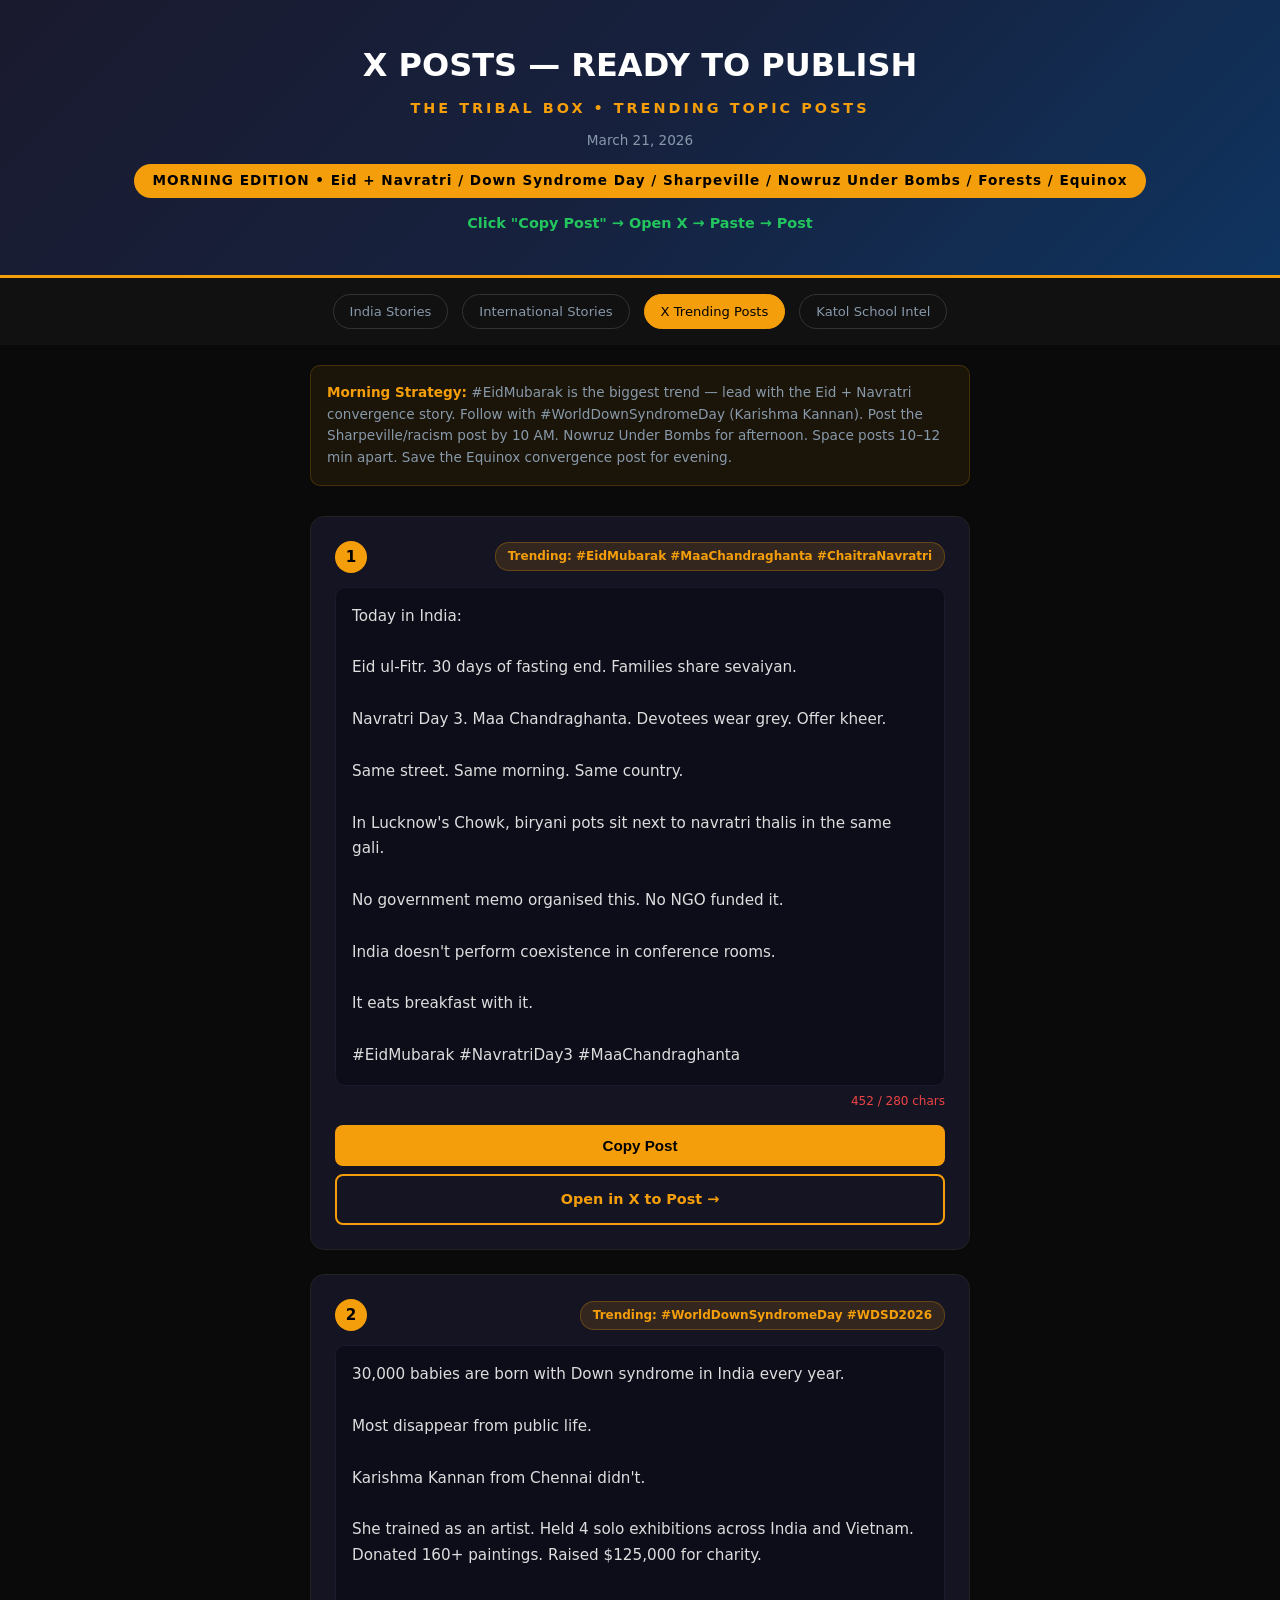
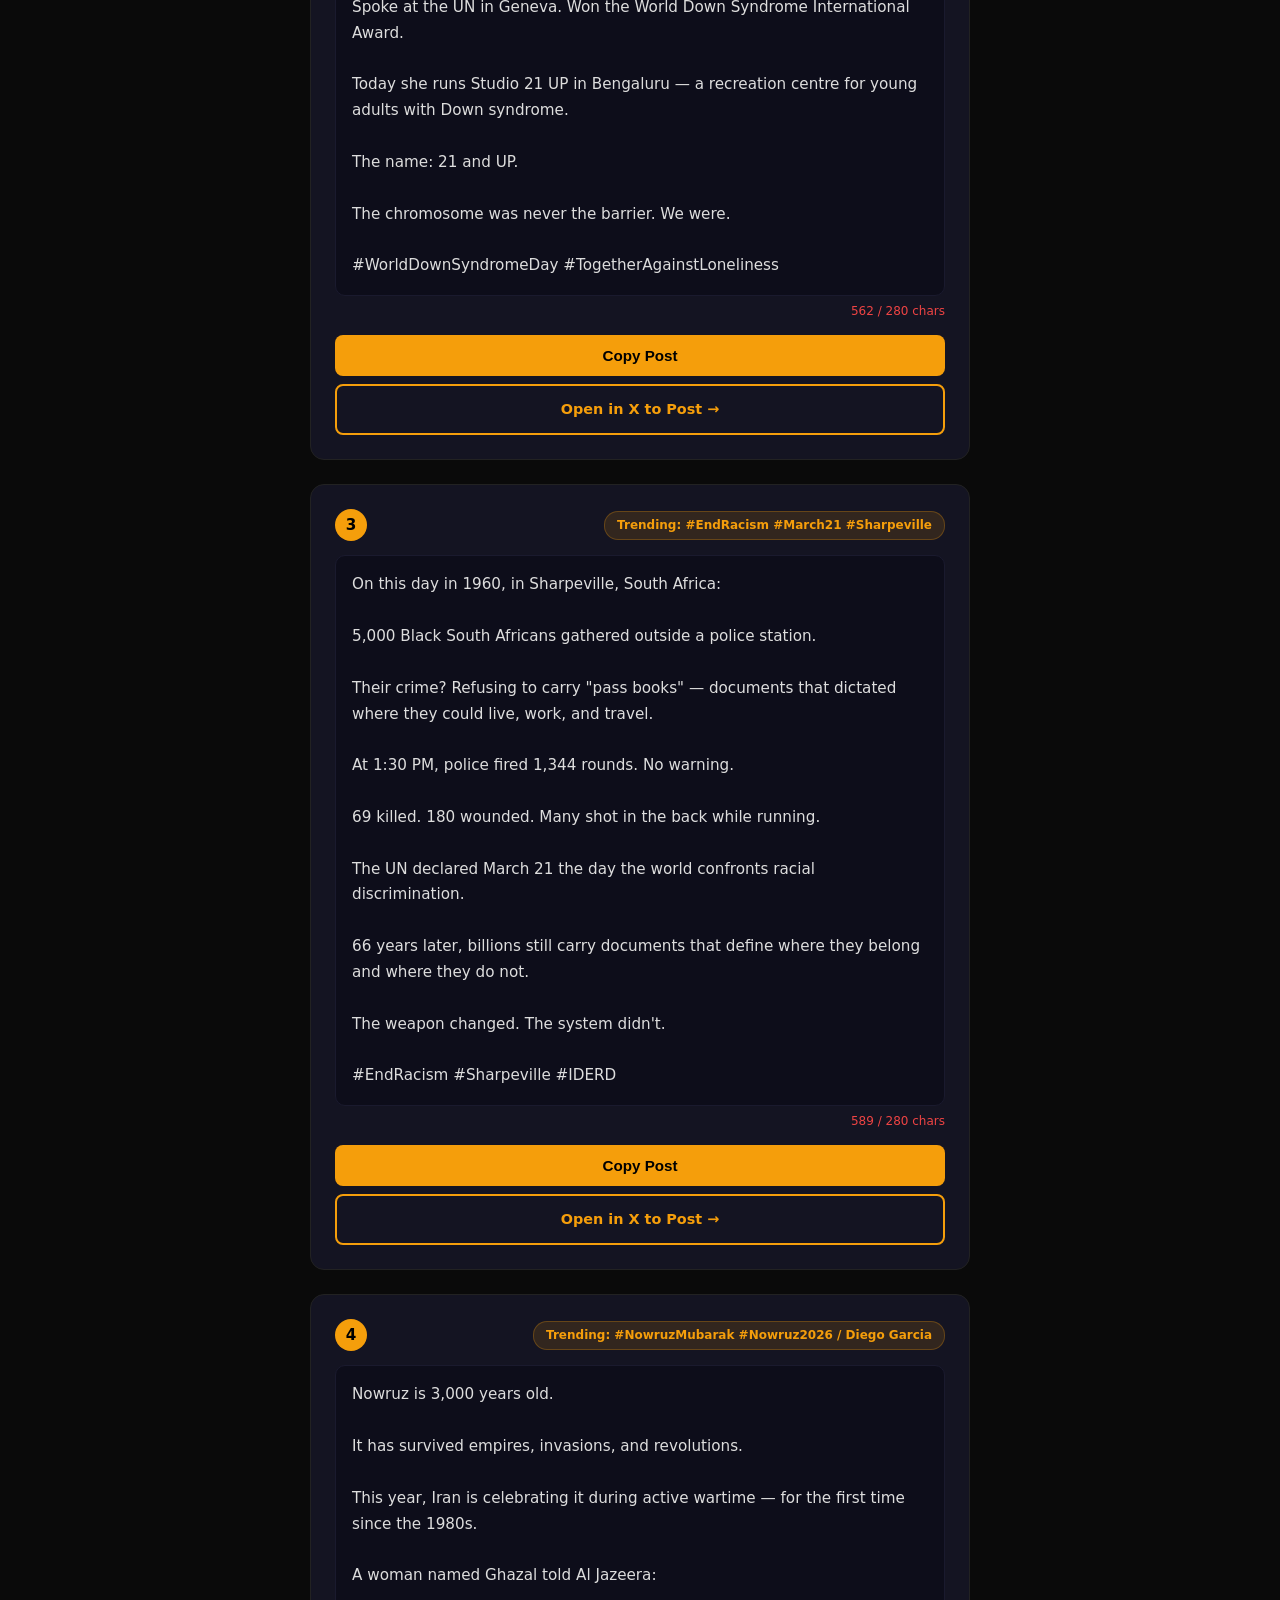
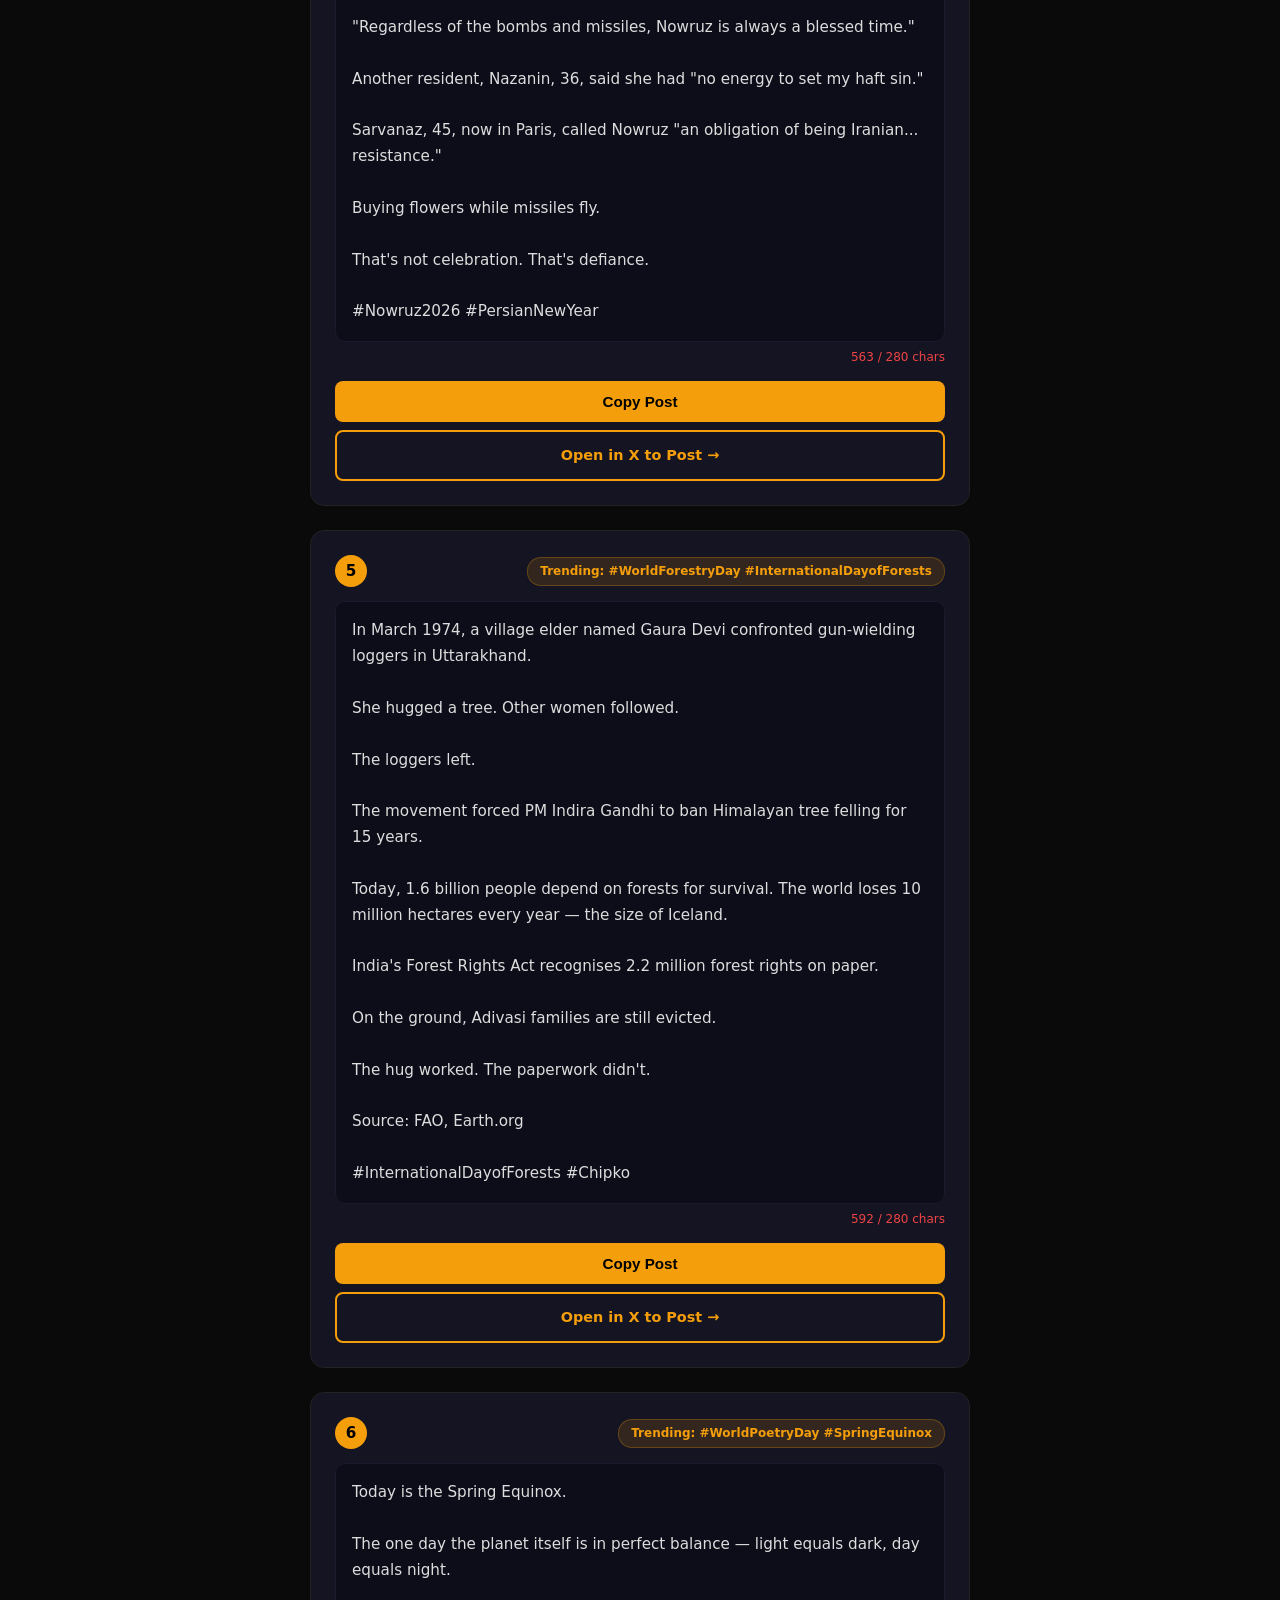
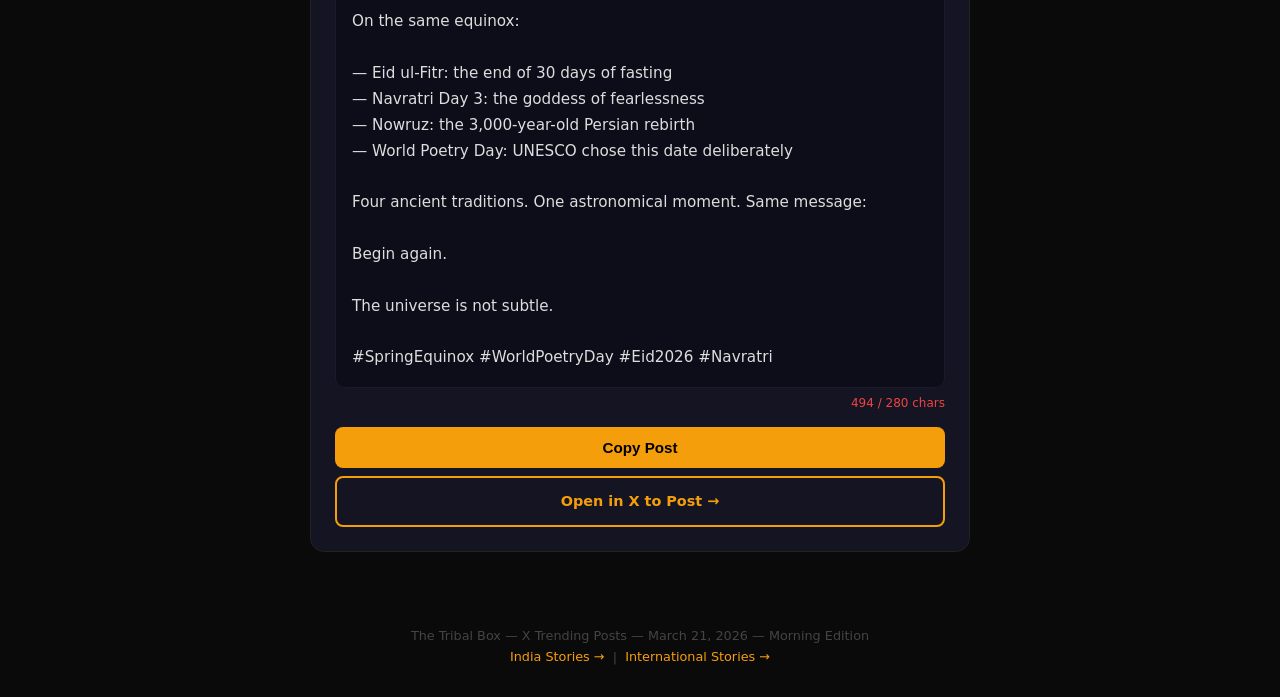
<file: x-posts.html>
<!DOCTYPE html>
<html lang="en">
<head>
<meta charset="UTF-8">
<meta name="viewport" content="width=device-width, initial-scale=1.0">
<title>The Tribal Box — X Posts | March 21, 2026 Morning</title>
<style>
  * { margin: 0; padding: 0; box-sizing: border-box; }
  body { font-family: 'Segoe UI', system-ui, sans-serif; background: #0a0a0a; color: #e0e0e0; line-height: 1.6; }
  .header { background: linear-gradient(135deg, #1a1a2e 0%, #16213e 50%, #0f3460 100%); padding: 40px 24px; text-align: center; border-bottom: 3px solid #f59e0b; }
  .header h1 { font-size: 2rem; color: #fff; }
  .header .subtitle { color: #f59e0b; font-size: 0.9rem; margin-top: 6px; font-weight: 600; letter-spacing: 3px; text-transform: uppercase; }
  .header .date { color: #8899aa; margin-top: 10px; font-size: 0.85rem; }
  .header .edition { display: inline-block; background: #f59e0b; color: #000; font-weight: 800; padding: 6px 18px; border-radius: 20px; margin-top: 12px; font-size: 0.85rem; letter-spacing: 1px; }
  .header .instruction { color: #22c55e; margin-top: 14px; font-size: 0.9rem; font-weight: 600; }
  .nav-links { display: flex; justify-content: center; gap: 14px; padding: 16px; background: #111; flex-wrap: wrap; }
  .nav-links a { color: #8899aa; text-decoration: none; font-size: 0.82rem; padding: 6px 16px; border-radius: 20px; border: 1px solid #333; transition: all 0.3s; }
  .nav-links a:hover, .nav-links a.active { background: #f59e0b; color: #000; border-color: #f59e0b; }
  .container { max-width: 700px; margin: 0 auto; padding: 20px; }
  .post-card { background: #141422; border-radius: 14px; padding: 24px; margin-bottom: 24px; border: 1px solid #222; }
  .post-card:hover { border-color: #f59e0b; }
  .post-header { display: flex; justify-content: space-between; align-items: center; margin-bottom: 14px; flex-wrap: wrap; gap: 8px; }
  .post-number { background: #f59e0b; color: #000; width: 32px; height: 32px; border-radius: 50%; display: flex; align-items: center; justify-content: center; font-weight: 800; font-size: 0.95rem; }
  .trending-tag { background: #f59e0b22; color: #f59e0b; border: 1px solid #f59e0b44; padding: 4px 12px; border-radius: 14px; font-size: 0.75rem; font-weight: 700; }
  .post-text { white-space: pre-wrap; font-size: 0.95rem; line-height: 1.7; color: #ddd; padding: 16px; background: #0d0d1a; border-radius: 10px; border: 1px solid #1a1a2e; }
  .copy-btn { display: block; width: 100%; margin-top: 14px; padding: 12px; background: #f59e0b; color: #000; border: none; border-radius: 8px; font-size: 0.95rem; font-weight: 700; cursor: pointer; transition: all 0.3s; }
  .copy-btn:hover { background: #fbbf24; }
  .copy-btn.copied { background: #22c55e; color: #fff; }
  .post-link { display: block; width: 100%; margin-top: 8px; padding: 12px; background: transparent; color: #f59e0b; border: 2px solid #f59e0b; border-radius: 8px; font-size: 0.9rem; font-weight: 700; cursor: pointer; text-decoration: none; text-align: center; transition: all 0.3s; }
  .post-link:hover { background: #f59e0b22; }
  .char-count { text-align: right; font-size: 0.75rem; color: #555; margin-top: 6px; }
  .tip { background: #f59e0b11; border: 1px solid #f59e0b33; border-radius: 10px; padding: 16px; margin-bottom: 30px; }
  .tip p { color: #8899aa; font-size: 0.85rem; }
  .tip strong { color: #f59e0b; }
  .footer { text-align: center; padding: 30px; color: #444; font-size: 0.8rem; }
  .footer a { color: #f59e0b; text-decoration: none; }
</style>
</head>
<body>

<div class="header">
  <h1>X POSTS — READY TO PUBLISH</h1>
  <div class="subtitle">The Tribal Box &bull; Trending Topic Posts</div>
  <div class="date">March 21, 2026</div>
  <div class="edition">MORNING EDITION &bull; Eid + Navratri / Down Syndrome Day / Sharpeville / Nowruz Under Bombs / Forests / Equinox</div>
  <div class="instruction">Click "Copy Post" &rarr; Open X &rarr; Paste &rarr; Post</div>
</div>

<div class="nav-links">
  <a href="index.html">India Stories</a>
  <a href="international.html">International Stories</a>
  <a href="x-posts.html" class="active">X Trending Posts</a>
  <a href="katol-school.html">Katol School Intel</a>
</div>

<div class="container">

<div class="tip">
  <p><strong>Morning Strategy:</strong> #EidMubarak is the biggest trend — lead with the Eid + Navratri convergence story. Follow with #WorldDownSyndromeDay (Karishma Kannan). Post the Sharpeville/racism post by 10 AM. Nowruz Under Bombs for afternoon. Space posts 10–12 min apart. Save the Equinox convergence post for evening.</p>
</div>

<!-- POST 1 -->
<div class="post-card">
  <div class="post-header">
    <div class="post-number">1</div>
    <div class="trending-tag">Trending: #EidMubarak #MaaChandraghanta #ChaitraNavratri</div>
  </div>
  <div class="post-text" id="text1">Today in India:

Eid ul-Fitr. 30 days of fasting end. Families share sevaiyan.

Navratri Day 3. Maa Chandraghanta. Devotees wear grey. Offer kheer.

Same street. Same morning. Same country.

In Lucknow's Chowk, biryani pots sit next to navratri thalis in the same gali.

No government memo organised this. No NGO funded it.

India doesn't perform coexistence in conference rooms.

It eats breakfast with it.

#EidMubarak #NavratriDay3 #MaaChandraghanta</div>
  <div class="char-count" id="count1"></div>
  <button class="copy-btn" onclick="copyPost('text1', this)">Copy Post</button>
  <a class="post-link" href="" id="link1" target="_blank">Open in X to Post &rarr;</a>
</div>

<!-- POST 2 -->
<div class="post-card">
  <div class="post-header">
    <div class="post-number">2</div>
    <div class="trending-tag">Trending: #WorldDownSyndromeDay #WDSD2026</div>
  </div>
  <div class="post-text" id="text2">30,000 babies are born with Down syndrome in India every year.

Most disappear from public life.

Karishma Kannan from Chennai didn't.

She trained as an artist. Held 4 solo exhibitions across India and Vietnam. Donated 160+ paintings. Raised $125,000 for charity.

Spoke at the UN in Geneva. Won the World Down Syndrome International Award.

Today she runs Studio 21 UP in Bengaluru — a recreation centre for young adults with Down syndrome.

The name: 21 and UP.

The chromosome was never the barrier. We were.

#WorldDownSyndromeDay #TogetherAgainstLoneliness</div>
  <div class="char-count" id="count2"></div>
  <button class="copy-btn" onclick="copyPost('text2', this)">Copy Post</button>
  <a class="post-link" href="" id="link2" target="_blank">Open in X to Post &rarr;</a>
</div>

<!-- POST 3 -->
<div class="post-card">
  <div class="post-header">
    <div class="post-number">3</div>
    <div class="trending-tag">Trending: #EndRacism #March21 #Sharpeville</div>
  </div>
  <div class="post-text" id="text3">On this day in 1960, in Sharpeville, South Africa:

5,000 Black South Africans gathered outside a police station.

Their crime? Refusing to carry "pass books" — documents that dictated where they could live, work, and travel.

At 1:30 PM, police fired 1,344 rounds. No warning.

69 killed. 180 wounded. Many shot in the back while running.

The UN declared March 21 the day the world confronts racial discrimination.

66 years later, billions still carry documents that define where they belong and where they do not.

The weapon changed. The system didn't.

#EndRacism #Sharpeville #IDERD</div>
  <div class="char-count" id="count3"></div>
  <button class="copy-btn" onclick="copyPost('text3', this)">Copy Post</button>
  <a class="post-link" href="" id="link3" target="_blank">Open in X to Post &rarr;</a>
</div>

<!-- POST 4 -->
<div class="post-card">
  <div class="post-header">
    <div class="post-number">4</div>
    <div class="trending-tag">Trending: #NowruzMubarak #Nowruz2026 / Diego Garcia</div>
  </div>
  <div class="post-text" id="text4">Nowruz is 3,000 years old.

It has survived empires, invasions, and revolutions.

This year, Iran is celebrating it during active wartime — for the first time since the 1980s.

A woman named Ghazal told Al Jazeera:

"Regardless of the bombs and missiles, Nowruz is always a blessed time."

Another resident, Nazanin, 36, said she had "no energy to set my haft sin."

Sarvanaz, 45, now in Paris, called Nowruz "an obligation of being Iranian... resistance."

Buying flowers while missiles fly.

That's not celebration. That's defiance.

#Nowruz2026 #PersianNewYear</div>
  <div class="char-count" id="count4"></div>
  <button class="copy-btn" onclick="copyPost('text4', this)">Copy Post</button>
  <a class="post-link" href="" id="link4" target="_blank">Open in X to Post &rarr;</a>
</div>

<!-- POST 5 -->
<div class="post-card">
  <div class="post-header">
    <div class="post-number">5</div>
    <div class="trending-tag">Trending: #WorldForestryDay #InternationalDayofForests</div>
  </div>
  <div class="post-text" id="text5">In March 1974, a village elder named Gaura Devi confronted gun-wielding loggers in Uttarakhand.

She hugged a tree. Other women followed.

The loggers left.

The movement forced PM Indira Gandhi to ban Himalayan tree felling for 15 years.

Today, 1.6 billion people depend on forests for survival. The world loses 10 million hectares every year — the size of Iceland.

India's Forest Rights Act recognises 2.2 million forest rights on paper.

On the ground, Adivasi families are still evicted.

The hug worked. The paperwork didn't.

Source: FAO, Earth.org

#InternationalDayofForests #Chipko</div>
  <div class="char-count" id="count5"></div>
  <button class="copy-btn" onclick="copyPost('text5', this)">Copy Post</button>
  <a class="post-link" href="" id="link5" target="_blank">Open in X to Post &rarr;</a>
</div>

<!-- POST 6 -->
<div class="post-card">
  <div class="post-header">
    <div class="post-number">6</div>
    <div class="trending-tag">Trending: #WorldPoetryDay #SpringEquinox</div>
  </div>
  <div class="post-text" id="text6">Today is the Spring Equinox.

The one day the planet itself is in perfect balance — light equals dark, day equals night.

On the same equinox:

— Eid ul-Fitr: the end of 30 days of fasting
— Navratri Day 3: the goddess of fearlessness
— Nowruz: the 3,000-year-old Persian rebirth
— World Poetry Day: UNESCO chose this date deliberately

Four ancient traditions. One astronomical moment. Same message:

Begin again.

The universe is not subtle.

#SpringEquinox #WorldPoetryDay #Eid2026 #Navratri</div>
  <div class="char-count" id="count6"></div>
  <button class="copy-btn" onclick="copyPost('text6', this)">Copy Post</button>
  <a class="post-link" href="" id="link6" target="_blank">Open in X to Post &rarr;</a>
</div>

</div>

<div class="footer">
  <p>The Tribal Box &mdash; X Trending Posts &mdash; March 21, 2026 &mdash; Morning Edition</p>
  <p><a href="index.html">India Stories &rarr;</a> &nbsp;|&nbsp; <a href="international.html">International Stories &rarr;</a></p>
</div>

<script>
function copyPost(id, btn) {
  const text = document.getElementById(id).innerText;
  navigator.clipboard.writeText(text).then(() => {
    btn.textContent = 'Copied!';
    btn.classList.add('copied');
    setTimeout(() => { btn.textContent = 'Copy Post'; btn.classList.remove('copied'); }, 2000);
  });
}
document.addEventListener('DOMContentLoaded', () => {
  for (let i = 1; i <= 6; i++) {
    const textEl = document.getElementById('text' + i);
    const countEl = document.getElementById('count' + i);
    const linkEl = document.getElementById('link' + i);
    if (textEl && countEl) {
      const text = textEl.innerText;
      countEl.textContent = text.length + ' / 280 chars';
      countEl.style.color = text.length > 280 ? '#ef4444' : '#555';
    }
    if (textEl && linkEl) {
      linkEl.href = 'https://x.com/intent/tweet?text=' + encodeURIComponent(textEl.innerText);
    }
  }
});
</script>

</body>
</html>
</file>
